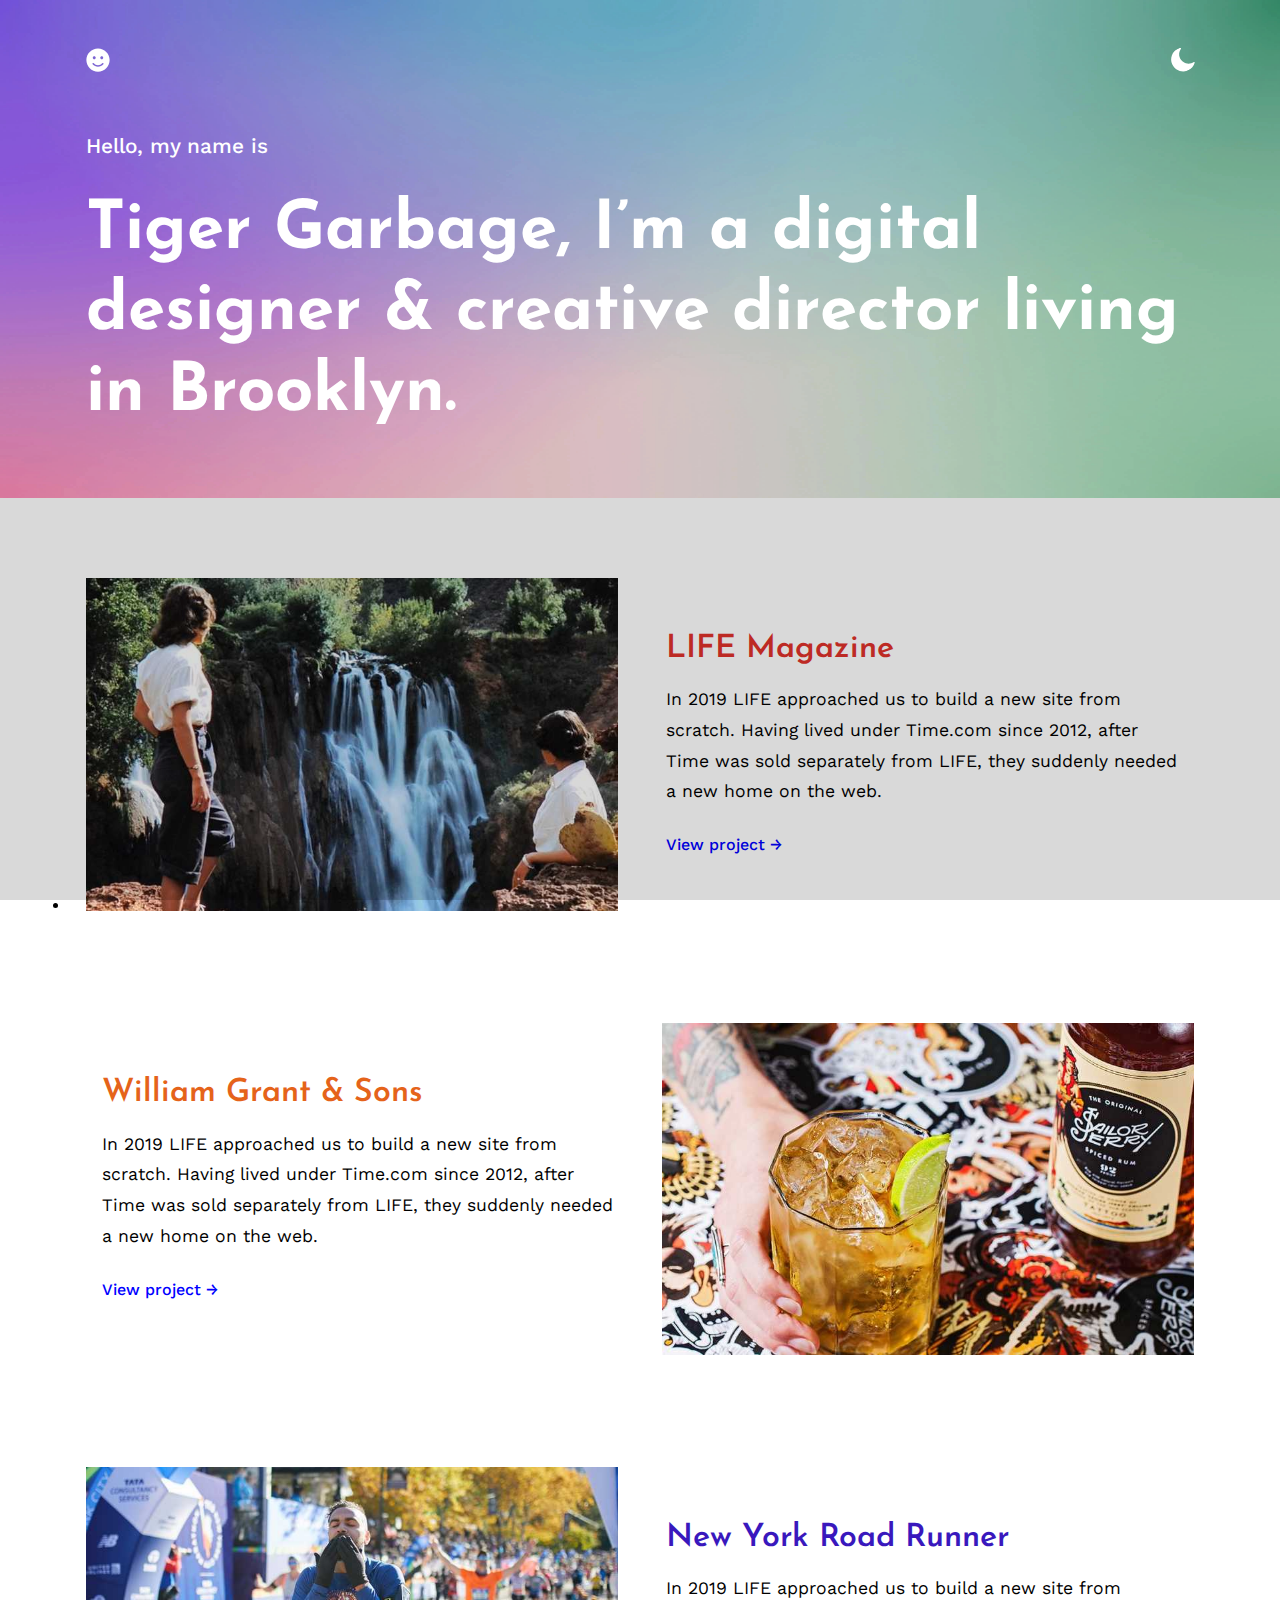
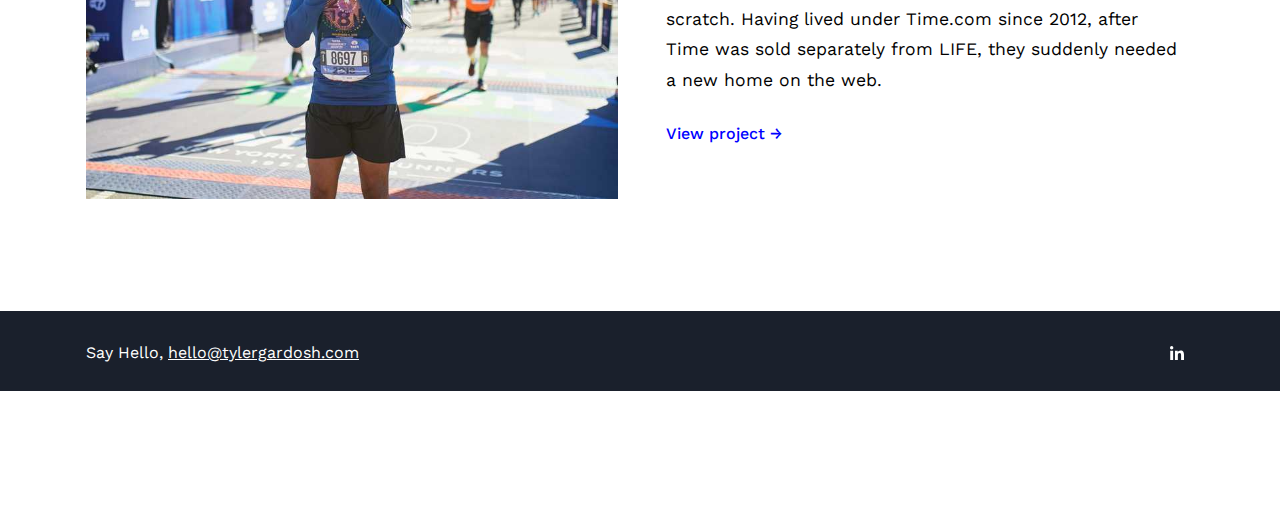
<file: index.html>
<!DOCTYPE html><html lang="en"><head><meta charSet="utf-8"/><meta http-equiv="x-ua-compatible" content="ie=edge"/><meta name="viewport" content="width=device-width, initial-scale=1, shrink-to-fit=no"/><style data-href="/styles.3ac9d4e12f69c214e67e.css" id="gatsby-global-css">@font-face{font-family:Montserrat;font-style:normal;font-display:swap;font-weight:100;src:local("Montserrat Thin "),local("Montserrat-Thin"),url(/static/montserrat-latin-100-191cc9f50f3b76b9617cb383f19acb7d.woff2) format("woff2"),url(/static/montserrat-latin-100-370318464551d5f25b0f0a78f374faac.woff) format("woff")}@font-face{font-family:Montserrat;font-style:italic;font-display:swap;font-weight:100;src:local("Montserrat Thin italic"),local("Montserrat-Thinitalic"),url(/static/montserrat-latin-100italic-bdeaeb79db315697bd173a55b097dc18.woff2) format("woff2"),url(/static/montserrat-latin-100italic-ecf7d49386e8f265878e735db34a7c4b.woff) format("woff")}@font-face{font-family:Montserrat;font-style:normal;font-display:swap;font-weight:200;src:local("Montserrat Extra Light "),local("Montserrat-Extra Light"),url(/static/montserrat-latin-200-85d5ef9db7f2dc6979172a4a3b2c57cb.woff2) format("woff2"),url(/static/montserrat-latin-200-1fc98e126a3d152549240e6244d7e669.woff) format("woff")}@font-face{font-family:Montserrat;font-style:italic;font-display:swap;font-weight:200;src:local("Montserrat Extra Light italic"),local("Montserrat-Extra Lightitalic"),url(/static/montserrat-latin-200italic-49095760a498d024fe1a85a078850df9.woff2) format("woff2"),url(/static/montserrat-latin-200italic-fe46cf8b9462c820457d3bf537e4057f.woff) format("woff")}@font-face{font-family:Montserrat;font-style:normal;font-display:swap;font-weight:300;src:local("Montserrat Light "),local("Montserrat-Light"),url(/static/montserrat-latin-300-7c3daf12b706645b5d3710f863a4da04.woff2) format("woff2"),url(/static/montserrat-latin-300-8dc95fab9cf98d02ca8d76e97d3dff60.woff) format("woff")}@font-face{font-family:Montserrat;font-style:italic;font-display:swap;font-weight:300;src:local("Montserrat Light italic"),local("Montserrat-Lightitalic"),url(/static/montserrat-latin-300italic-f20b178ca2024a5eac8e42e6649db86c.woff2) format("woff2"),url(/static/montserrat-latin-300italic-3fe16939288856e8e828fa2661bf2354.woff) format("woff")}@font-face{font-family:Montserrat;font-style:normal;font-display:swap;font-weight:400;src:local("Montserrat Regular "),local("Montserrat-Regular"),url(/static/montserrat-latin-400-bc3aa95dca08f5fee5291e34959c27bc.woff2) format("woff2"),url(/static/montserrat-latin-400-8102c4838f9e3d08dad644290a9cb701.woff) format("woff")}@font-face{font-family:Montserrat;font-style:italic;font-display:swap;font-weight:400;src:local("Montserrat Regular italic"),local("Montserrat-Regularitalic"),url(/static/montserrat-latin-400italic-5cad650422a7184467af5a4d17b264c4.woff2) format("woff2"),url(/static/montserrat-latin-400italic-d191f22af3bb50902b99ac577f81a322.woff) format("woff")}@font-face{font-family:Montserrat;font-style:normal;font-display:swap;font-weight:500;src:local("Montserrat Medium "),local("Montserrat-Medium"),url(/static/montserrat-latin-500-92d16e458625f4d2c8940f6bdca0ff09.woff2) format("woff2"),url(/static/montserrat-latin-500-8b763220218ffc11c57c84ddb80e7b26.woff) format("woff")}@font-face{font-family:Montserrat;font-style:italic;font-display:swap;font-weight:500;src:local("Montserrat Medium italic"),local("Montserrat-Mediumitalic"),url(/static/montserrat-latin-500italic-47bfcca6b69d6a9acca7a8bff17193e2.woff2) format("woff2"),url(/static/montserrat-latin-500italic-72c01f753c3940c0b9cb6bf2389caddf.woff) format("woff")}@font-face{font-family:Montserrat;font-style:normal;font-display:swap;font-weight:600;src:local("Montserrat SemiBold "),local("Montserrat-SemiBold"),url(/static/montserrat-latin-600-6fb1b5623e528e27c18658fecf5ee0ee.woff2) format("woff2"),url(/static/montserrat-latin-600-7c839d15a6f54e7025ba8c0c4b333e8f.woff) format("woff")}@font-face{font-family:Montserrat;font-style:italic;font-display:swap;font-weight:600;src:local("Montserrat SemiBold italic"),local("Montserrat-SemiBolditalic"),url(/static/montserrat-latin-600italic-60789af1c9338ed1a9546722ec54b4f7.woff2) format("woff2"),url(/static/montserrat-latin-600italic-f3d4de8d0afb19e777c79032ce828e3d.woff) format("woff")}@font-face{font-family:Montserrat;font-style:normal;font-display:swap;font-weight:700;src:local("Montserrat Bold "),local("Montserrat-Bold"),url(/static/montserrat-latin-700-39d93cf678c740f9f6b2b1cfde34bee3.woff2) format("woff2"),url(/static/montserrat-latin-700-80f10bd382f0df1cd650fec59f3c9394.woff) format("woff")}@font-face{font-family:Montserrat;font-style:italic;font-display:swap;font-weight:700;src:local("Montserrat Bold italic"),local("Montserrat-Bolditalic"),url(/static/montserrat-latin-700italic-ba136d97b14e82284dd595e257f11c47.woff2) format("woff2"),url(/static/montserrat-latin-700italic-8c98142b425630821139c24bd1698700.woff) format("woff")}@font-face{font-family:Montserrat;font-style:normal;font-display:swap;font-weight:800;src:local("Montserrat ExtraBold "),local("Montserrat-ExtraBold"),url(/static/montserrat-latin-800-b7018be9ed6cd94da8b6675b3a468c3b.woff2) format("woff2"),url(/static/montserrat-latin-800-9a9befcf50d64f9d2d19d8b1d1984add.woff) format("woff")}@font-face{font-family:Montserrat;font-style:italic;font-display:swap;font-weight:800;src:local("Montserrat ExtraBold italic"),local("Montserrat-ExtraBolditalic"),url(/static/montserrat-latin-800italic-540ffdd223d1a9ad3d4e678e1a23372e.woff2) format("woff2"),url(/static/montserrat-latin-800italic-897086f99f4e1f45e6b1e9368527d0bc.woff) format("woff")}@font-face{font-family:Montserrat;font-style:normal;font-display:swap;font-weight:900;src:local("Montserrat Black "),local("Montserrat-Black"),url(/static/montserrat-latin-900-58cd789700850375b834e8b6776002eb.woff2) format("woff2"),url(/static/montserrat-latin-900-26d42c9428780e545a540bbb50c84bce.woff) format("woff")}@font-face{font-family:Montserrat;font-style:italic;font-display:swap;font-weight:900;src:local("Montserrat Black italic"),local("Montserrat-Blackitalic"),url(/static/montserrat-latin-900italic-451157bc8861fe54f523b3669a3def71.woff2) format("woff2"),url(/static/montserrat-latin-900italic-a8ec4957e1c24f5793305763ad9845b3.woff) format("woff")}@font-face{font-family:Merriweather;font-style:normal;font-display:swap;font-weight:300;src:local("Merriweather Light "),local("Merriweather-Light"),url(/static/merriweather-latin-300-b1158cfcd4aacb9d8fb61625e37af46a.woff2) format("woff2"),url(/static/merriweather-latin-300-cc7de05e166e90320d7d896e0f72a19d.woff) format("woff")}@font-face{font-family:Merriweather;font-style:italic;font-display:swap;font-weight:300;src:local("Merriweather Light italic"),local("Merriweather-Lightitalic"),url(/static/merriweather-latin-300italic-8fe52a48089d6ebe46db0b8e7cc66263.woff2) format("woff2"),url(/static/merriweather-latin-300italic-e1331f5397c2a673f9d3765138debdb5.woff) format("woff")}@font-face{font-family:Merriweather;font-style:normal;font-display:swap;font-weight:400;src:local("Merriweather Regular "),local("Merriweather-Regular"),url(/static/merriweather-latin-400-8276fdb72ae8f4714d4e6eba704cc39f.woff2) format("woff2"),url(/static/merriweather-latin-400-69f09800f4f6479d06e44eba837df872.woff) format("woff")}@font-face{font-family:Merriweather;font-style:italic;font-display:swap;font-weight:400;src:local("Merriweather Regular italic"),local("Merriweather-Regularitalic"),url(/static/merriweather-latin-400italic-3a9be9ea9f7aa4af6de7307df21d9fc0.woff2) format("woff2"),url(/static/merriweather-latin-400italic-d76079ed7541a433a54f79316de086e9.woff) format("woff")}@font-face{font-family:Merriweather;font-style:normal;font-display:swap;font-weight:700;src:local("Merriweather Bold "),local("Merriweather-Bold"),url(/static/merriweather-latin-700-fa534be7ffa380e39a7f6e03bf9a5e03.woff2) format("woff2"),url(/static/merriweather-latin-700-ba56ea84b8084b7ff9677f50d3cd81bd.woff) format("woff")}@font-face{font-family:Merriweather;font-style:italic;font-display:swap;font-weight:700;src:local("Merriweather Bold italic"),local("Merriweather-Bolditalic"),url(/static/merriweather-latin-700italic-1ef5edaaa20ae53ea50399884c5e48c6.woff2) format("woff2"),url(/static/merriweather-latin-700italic-534bc9e7ce93c73d73426e46acd78092.woff) format("woff")}@font-face{font-family:Merriweather;font-style:normal;font-display:swap;font-weight:900;src:local("Merriweather Black "),local("Merriweather-Black"),url(/static/merriweather-latin-900-7528fb70e8a4a82c7305e72ff43ac25f.woff2) format("woff2"),url(/static/merriweather-latin-900-3799b6e2f5ed3fcccf9d7a708d7419fa.woff) format("woff")}@font-face{font-family:Merriweather;font-style:italic;font-display:swap;font-weight:900;src:local("Merriweather Black italic"),local("Merriweather-Blackitalic"),url(/static/merriweather-latin-900italic-e1b4d2aaa78e12ad84aaf8a56321e4c2.woff2) format("woff2"),url(/static/merriweather-latin-900italic-2ae22f731b3424e8dbb4b37f7ca6e708.woff) format("woff")}


/*! normalize.css v8.0.1 | MIT License | github.com/necolas/normalize.css */html{line-height:1.15;-webkit-text-size-adjust:100%}body{margin:0}main{display:block}hr{box-sizing:content-box;height:0;overflow:visible}pre{font-family:monospace,monospace;font-size:1em}a{background-color:transparent}abbr[title]{border-bottom:none;text-decoration:underline;-webkit-text-decoration:underline dotted;text-decoration:underline dotted}b,strong{font-weight:bolder}code,kbd,samp{font-family:monospace,monospace;font-size:1em}small{font-size:80%}sub,sup{font-size:75%;line-height:0;position:relative;vertical-align:baseline}sub{bottom:-.25em}sup{top:-.5em}img{border-style:none}button,input,optgroup,select,textarea{font-family:inherit;font-size:100%;line-height:1.15;margin:0}button,input{overflow:visible}button,select{text-transform:none}[type=button],[type=reset],[type=submit],button{-webkit-appearance:button}[type=button]::-moz-focus-inner,[type=reset]::-moz-focus-inner,[type=submit]::-moz-focus-inner,button::-moz-focus-inner{border-style:none;padding:0}[type=button]:-moz-focusring,[type=reset]:-moz-focusring,[type=submit]:-moz-focusring,button:-moz-focusring{outline:1px dotted ButtonText}fieldset{padding:.35em .75em .625em}legend{box-sizing:border-box;color:inherit;display:table;max-width:100%;padding:0;white-space:normal}progress{vertical-align:baseline}textarea{overflow:auto}[type=checkbox],[type=radio]{box-sizing:border-box;padding:0}[type=number]::-webkit-inner-spin-button,[type=number]::-webkit-outer-spin-button{height:auto}[type=search]{-webkit-appearance:textfield;outline-offset:-2px}[type=search]::-webkit-search-decoration{-webkit-appearance:none}::-webkit-file-upload-button{-webkit-appearance:button;font:inherit}details{display:block}summary{display:list-item}[hidden]{display:none}*{-webkit-margin-before:0;margin-block-start:0;-webkit-margin-after:0;margin-block-end:0;-webkit-margin-start:0;margin-inline-start:0;-webkit-margin-end:0;margin-inline-end:0;-webkit-padding-before:0;padding-block-start:0;-webkit-padding-after:0;padding-block-end:0;-webkit-padding-start:0;padding-inline-start:0;-webkit-padding-end:0;padding-inline-end:0}#wrap article,#wrap header,#wrap summary{margin:0 auto;max-width:1140px;width:100%;padding:2rem 1rem;z-index:100}#wrap>*{z-index:100}#wrap.home:before{content:"";background-size:100% 100%;top:0;left:0;bottom:0;right:0;width:100%;height:100%;position:absolute;z-index:1;background-color:rgba(0,0,0,.15)}#wrap.home{color:#fff;background-size:cover;display:flex;background-image:url(/static/gradient-8b239e41e0b71e85c21c77512cc122eb.jpg);background-size:100% 100%;background-color:#2f4f4f;animation:hue 6s ease-in-out infinite alternate}#wrap.home a{color:#fff;text-decoration:none}@keyframes hue{0%{filter:hue-rotate(60deg)}to{filter:hue-rotate(-30deg)}}#wrap header section{padding-top:1.5rem;padding-bottom:2rem}#wrap header h1{margin-bottom:0;color:inherit;font-family:Josefin Sans,Helvetica,Arial,sans-serif;font-weight:700;font-size:4.2rem;line-height:1.2}#wrap header h1,#wrap header h4{text-rendering:optimizeLegibility}#wrap header h4{font-family:Work Sans,Helvetica,Arial,sans-serif;font-weight:500;font-size:1.3rem;line-height:1.25;margin-bottom:2rem}header nav{display:flex;justify-content:space-between;font-size:1.2rem;padding:1rem 0 2em}.smiley{text-indent:-9999px;width:1.5rem;height:1.5rem;background:url([data-uri]) no-repeat;background-size:1.5rem 1.5rem;transition:transform 1s}.smiley:hover{opacity:1;transform:rotate(180deg)}nav button{opacity:1;border:none;outline:none;cursor:pointer;text-indent:-9999px;width:1.5rem;height:1.5rem}nav button,nav button.light{background:url([data-uri]) no-repeat 0 0;background-size:1.5rem 1.5rem}nav button.light{transition:background .5s ease,transform 1s ease;transform:rotate(-24deg)}nav button.light:hover{transform:rotate(0deg)}nav button.dark{background:url([data-uri]) no-repeat 0 0;background-size:1.5rem 1.5rem;transition:background .5s ease}nav button.darker{background:url([data-uri]) no-repeat 0 0;background-size:1.5rem 1.5rem;transition:background .5s ease}summary li:nth-child(2n) #flex{flex-direction:row-reverse}figure{width:100%;-webkit-margin-before:1em;margin-block-start:1em;-webkit-margin-after:1em;margin-block-end:1em;-webkit-margin-start:0;margin-inline-start:0;-webkit-margin-end:0;margin-inline-end:0}figure #flex{display:flex;flex-direction:row;flex-wrap:nowrap;justify-content:space-between;align-items:center;padding-bottom:4rem;padding-top:2rem}figure .featuredImage{width:48%;padding:1rem,1rem}summary li:nth-child(2n) #flex #info{flex-direction:row-reverse;padding-right:3rem;padding-left:1rem}figure #info{width:52%;padding-right:1rem;padding-left:3rem}figure #info .title{color:inherit;font-family:Josefin Sans,Helvetica,Arial,sans-serif;font-weight:600;text-rendering:optimizeLegibility;font-size:2rem;line-height:1.2;text-decoration:none;margin-bottom:1rem}figure section p{color:#000;font-weight:400;font-size:1.1rem;margin-bottom:1.5rem}figure a,figure section p{text-rendering:optimizeLegibility;font-family:Work Sans,Helvetica,Arial,sans-serif;line-height:1.75}figure a{color:#00f;font-weight:500;font-size:1rem;border:none;background:transparent;text-align:center;text-decoration:none;cursor:pointer}#cta span,figure a{display:inline-block}#cta span{transition:.5s ease-out}#cta:hover span{transform:translateX(40%)}.post-list-item section{text-rendering:optimizeLegibility;font-family:Work Sans,Helvetica,Arial,sans-serif;font-weight:400;font-size:1.25rem;line-height:1.25;color:#000}#overlay{background-size:100% 100%;background-color:rgba(0,0,0,.3)}#wrap.project header section{padding:7rem 0 10rem;color:#fff}.main article p{margin-bottom:2rem}.main article h1{margin-bottom:.5rem}summary.signature{text-align:center;color:#789;font-size:1.25rem}#foot-wrap{background-color:#1a202c}footer{margin:0 auto;max-width:1140px;padding:2rem 1rem;height:5rem}footer,footer a{color:#fff}.contact{float:left;display:block;text-rendering:optimizeLegibility;font-family:Work Sans,Helvetica,Arial,sans-serif;font-weight:400;font-size:1rem;line-height:1.25}.linkedin{float:right;display:block;width:24px;height:24px}code[class*=language-],pre[class*=language-]{color:#000;background:none;text-shadow:0 1px #fff;font-family:Consolas,Monaco,Andale Mono,Ubuntu Mono,monospace;font-size:1em;text-align:left;white-space:pre;word-spacing:normal;word-break:normal;word-wrap:normal;line-height:1.5;-moz-tab-size:4;-o-tab-size:4;tab-size:4;-webkit-hyphens:none;-ms-hyphens:none;hyphens:none}code[class*=language-]::selection,code[class*=language-] ::selection,pre[class*=language-]::selection,pre[class*=language-] ::selection{text-shadow:none;background:#b3d4fc}@media print{code[class*=language-],pre[class*=language-]{text-shadow:none}}pre[class*=language-]{padding:1em;margin:.5em 0;overflow:auto}:not(pre)>code[class*=language-],pre[class*=language-]{background:#f5f2f0}:not(pre)>code[class*=language-]{padding:.1em;border-radius:.3em;white-space:normal}.token.cdata,.token.comment,.token.doctype,.token.prolog{color:#708090}.token.punctuation{color:#999}.token.namespace{opacity:.7}.token.boolean,.token.constant,.token.deleted,.token.number,.token.property,.token.symbol,.token.tag{color:#905}.token.attr-name,.token.builtin,.token.char,.token.inserted,.token.selector,.token.string{color:#690}.language-css .token.string,.style .token.string,.token.entity,.token.operator,.token.url{color:#9a6e3a;background:hsla(0,0%,100%,.5)}.token.atrule,.token.attr-value,.token.keyword{color:#07a}.token.class-name,.token.function{color:#dd4a68}.token.important,.token.regex,.token.variable{color:#e90}.token.bold,.token.important{font-weight:700}.token.italic{font-style:italic}.token.entity{cursor:help}</style><meta name="generator" content="Gatsby 2.31.0"/><style type="text/css">svg:not(:root).svg-inline--fa {
  overflow: visible;
}

.svg-inline--fa {
  display: inline-block;
  font-size: inherit;
  height: 1em;
  overflow: visible;
  vertical-align: -0.125em;
}
.svg-inline--fa.fa-lg {
  vertical-align: -0.225em;
}
.svg-inline--fa.fa-w-1 {
  width: 0.0625em;
}
.svg-inline--fa.fa-w-2 {
  width: 0.125em;
}
.svg-inline--fa.fa-w-3 {
  width: 0.1875em;
}
.svg-inline--fa.fa-w-4 {
  width: 0.25em;
}
.svg-inline--fa.fa-w-5 {
  width: 0.3125em;
}
.svg-inline--fa.fa-w-6 {
  width: 0.375em;
}
.svg-inline--fa.fa-w-7 {
  width: 0.4375em;
}
.svg-inline--fa.fa-w-8 {
  width: 0.5em;
}
.svg-inline--fa.fa-w-9 {
  width: 0.5625em;
}
.svg-inline--fa.fa-w-10 {
  width: 0.625em;
}
.svg-inline--fa.fa-w-11 {
  width: 0.6875em;
}
.svg-inline--fa.fa-w-12 {
  width: 0.75em;
}
.svg-inline--fa.fa-w-13 {
  width: 0.8125em;
}
.svg-inline--fa.fa-w-14 {
  width: 0.875em;
}
.svg-inline--fa.fa-w-15 {
  width: 0.9375em;
}
.svg-inline--fa.fa-w-16 {
  width: 1em;
}
.svg-inline--fa.fa-w-17 {
  width: 1.0625em;
}
.svg-inline--fa.fa-w-18 {
  width: 1.125em;
}
.svg-inline--fa.fa-w-19 {
  width: 1.1875em;
}
.svg-inline--fa.fa-w-20 {
  width: 1.25em;
}
.svg-inline--fa.fa-pull-left {
  margin-right: 0.3em;
  width: auto;
}
.svg-inline--fa.fa-pull-right {
  margin-left: 0.3em;
  width: auto;
}
.svg-inline--fa.fa-border {
  height: 1.5em;
}
.svg-inline--fa.fa-li {
  width: 2em;
}
.svg-inline--fa.fa-fw {
  width: 1.25em;
}

.fa-layers svg.svg-inline--fa {
  bottom: 0;
  left: 0;
  margin: auto;
  position: absolute;
  right: 0;
  top: 0;
}

.fa-layers {
  display: inline-block;
  height: 1em;
  position: relative;
  text-align: center;
  vertical-align: -0.125em;
  width: 1em;
}
.fa-layers svg.svg-inline--fa {
  -webkit-transform-origin: center center;
          transform-origin: center center;
}

.fa-layers-counter, .fa-layers-text {
  display: inline-block;
  position: absolute;
  text-align: center;
}

.fa-layers-text {
  left: 50%;
  top: 50%;
  -webkit-transform: translate(-50%, -50%);
          transform: translate(-50%, -50%);
  -webkit-transform-origin: center center;
          transform-origin: center center;
}

.fa-layers-counter {
  background-color: #ff253a;
  border-radius: 1em;
  -webkit-box-sizing: border-box;
          box-sizing: border-box;
  color: #fff;
  height: 1.5em;
  line-height: 1;
  max-width: 5em;
  min-width: 1.5em;
  overflow: hidden;
  padding: 0.25em;
  right: 0;
  text-overflow: ellipsis;
  top: 0;
  -webkit-transform: scale(0.25);
          transform: scale(0.25);
  -webkit-transform-origin: top right;
          transform-origin: top right;
}

.fa-layers-bottom-right {
  bottom: 0;
  right: 0;
  top: auto;
  -webkit-transform: scale(0.25);
          transform: scale(0.25);
  -webkit-transform-origin: bottom right;
          transform-origin: bottom right;
}

.fa-layers-bottom-left {
  bottom: 0;
  left: 0;
  right: auto;
  top: auto;
  -webkit-transform: scale(0.25);
          transform: scale(0.25);
  -webkit-transform-origin: bottom left;
          transform-origin: bottom left;
}

.fa-layers-top-right {
  right: 0;
  top: 0;
  -webkit-transform: scale(0.25);
          transform: scale(0.25);
  -webkit-transform-origin: top right;
          transform-origin: top right;
}

.fa-layers-top-left {
  left: 0;
  right: auto;
  top: 0;
  -webkit-transform: scale(0.25);
          transform: scale(0.25);
  -webkit-transform-origin: top left;
          transform-origin: top left;
}

.fa-lg {
  font-size: 1.3333333333em;
  line-height: 0.75em;
  vertical-align: -0.0667em;
}

.fa-xs {
  font-size: 0.75em;
}

.fa-sm {
  font-size: 0.875em;
}

.fa-1x {
  font-size: 1em;
}

.fa-2x {
  font-size: 2em;
}

.fa-3x {
  font-size: 3em;
}

.fa-4x {
  font-size: 4em;
}

.fa-5x {
  font-size: 5em;
}

.fa-6x {
  font-size: 6em;
}

.fa-7x {
  font-size: 7em;
}

.fa-8x {
  font-size: 8em;
}

.fa-9x {
  font-size: 9em;
}

.fa-10x {
  font-size: 10em;
}

.fa-fw {
  text-align: center;
  width: 1.25em;
}

.fa-ul {
  list-style-type: none;
  margin-left: 2.5em;
  padding-left: 0;
}
.fa-ul > li {
  position: relative;
}

.fa-li {
  left: -2em;
  position: absolute;
  text-align: center;
  width: 2em;
  line-height: inherit;
}

.fa-border {
  border: solid 0.08em #eee;
  border-radius: 0.1em;
  padding: 0.2em 0.25em 0.15em;
}

.fa-pull-left {
  float: left;
}

.fa-pull-right {
  float: right;
}

.fa.fa-pull-left,
.fas.fa-pull-left,
.far.fa-pull-left,
.fal.fa-pull-left,
.fab.fa-pull-left {
  margin-right: 0.3em;
}
.fa.fa-pull-right,
.fas.fa-pull-right,
.far.fa-pull-right,
.fal.fa-pull-right,
.fab.fa-pull-right {
  margin-left: 0.3em;
}

.fa-spin {
  -webkit-animation: fa-spin 2s infinite linear;
          animation: fa-spin 2s infinite linear;
}

.fa-pulse {
  -webkit-animation: fa-spin 1s infinite steps(8);
          animation: fa-spin 1s infinite steps(8);
}

@-webkit-keyframes fa-spin {
  0% {
    -webkit-transform: rotate(0deg);
            transform: rotate(0deg);
  }
  100% {
    -webkit-transform: rotate(360deg);
            transform: rotate(360deg);
  }
}

@keyframes fa-spin {
  0% {
    -webkit-transform: rotate(0deg);
            transform: rotate(0deg);
  }
  100% {
    -webkit-transform: rotate(360deg);
            transform: rotate(360deg);
  }
}
.fa-rotate-90 {
  -ms-filter: "progid:DXImageTransform.Microsoft.BasicImage(rotation=1)";
  -webkit-transform: rotate(90deg);
          transform: rotate(90deg);
}

.fa-rotate-180 {
  -ms-filter: "progid:DXImageTransform.Microsoft.BasicImage(rotation=2)";
  -webkit-transform: rotate(180deg);
          transform: rotate(180deg);
}

.fa-rotate-270 {
  -ms-filter: "progid:DXImageTransform.Microsoft.BasicImage(rotation=3)";
  -webkit-transform: rotate(270deg);
          transform: rotate(270deg);
}

.fa-flip-horizontal {
  -ms-filter: "progid:DXImageTransform.Microsoft.BasicImage(rotation=0, mirror=1)";
  -webkit-transform: scale(-1, 1);
          transform: scale(-1, 1);
}

.fa-flip-vertical {
  -ms-filter: "progid:DXImageTransform.Microsoft.BasicImage(rotation=2, mirror=1)";
  -webkit-transform: scale(1, -1);
          transform: scale(1, -1);
}

.fa-flip-both, .fa-flip-horizontal.fa-flip-vertical {
  -ms-filter: "progid:DXImageTransform.Microsoft.BasicImage(rotation=2, mirror=1)";
  -webkit-transform: scale(-1, -1);
          transform: scale(-1, -1);
}

:root .fa-rotate-90,
:root .fa-rotate-180,
:root .fa-rotate-270,
:root .fa-flip-horizontal,
:root .fa-flip-vertical,
:root .fa-flip-both {
  -webkit-filter: none;
          filter: none;
}

.fa-stack {
  display: inline-block;
  height: 2em;
  position: relative;
  width: 2.5em;
}

.fa-stack-1x,
.fa-stack-2x {
  bottom: 0;
  left: 0;
  margin: auto;
  position: absolute;
  right: 0;
  top: 0;
}

.svg-inline--fa.fa-stack-1x {
  height: 1em;
  width: 1.25em;
}
.svg-inline--fa.fa-stack-2x {
  height: 2em;
  width: 2.5em;
}

.fa-inverse {
  color: #fff;
}

.sr-only {
  border: 0;
  clip: rect(0, 0, 0, 0);
  height: 1px;
  margin: -1px;
  overflow: hidden;
  padding: 0;
  position: absolute;
  width: 1px;
}

.sr-only-focusable:active, .sr-only-focusable:focus {
  clip: auto;
  height: auto;
  margin: 0;
  overflow: visible;
  position: static;
  width: auto;
}

.svg-inline--fa .fa-primary {
  fill: var(--fa-primary-color, currentColor);
  opacity: 1;
  opacity: var(--fa-primary-opacity, 1);
}

.svg-inline--fa .fa-secondary {
  fill: var(--fa-secondary-color, currentColor);
  opacity: 0.4;
  opacity: var(--fa-secondary-opacity, 0.4);
}

.svg-inline--fa.fa-swap-opacity .fa-primary {
  opacity: 0.4;
  opacity: var(--fa-secondary-opacity, 0.4);
}

.svg-inline--fa.fa-swap-opacity .fa-secondary {
  opacity: 1;
  opacity: var(--fa-primary-opacity, 1);
}

.svg-inline--fa mask .fa-primary,
.svg-inline--fa mask .fa-secondary {
  fill: black;
}

.fad.fa-inverse {
  color: #fff;
}</style><link href="https://fonts.googleapis.com/css?family=Work+Sans:100,200,300,400,500,600|Josefin+Sans:400,500,600,700&amp;display=swap" rel="stylesheet"/><link rel="alternate" type="application/rss+xml" href="/rss.xml"/><link rel="icon" href="/favicon-32x32.png?v=4a9773549091c227cd2eb82ccd9c5e3a" type="image/png"/><link rel="manifest" href="/manifest.webmanifest" crossorigin="anonymous"/><meta name="theme-color" content="#663399"/><link rel="apple-touch-icon" sizes="48x48" href="/icons/icon-48x48.png?v=4a9773549091c227cd2eb82ccd9c5e3a"/><link rel="apple-touch-icon" sizes="72x72" href="/icons/icon-72x72.png?v=4a9773549091c227cd2eb82ccd9c5e3a"/><link rel="apple-touch-icon" sizes="96x96" href="/icons/icon-96x96.png?v=4a9773549091c227cd2eb82ccd9c5e3a"/><link rel="apple-touch-icon" sizes="144x144" href="/icons/icon-144x144.png?v=4a9773549091c227cd2eb82ccd9c5e3a"/><link rel="apple-touch-icon" sizes="192x192" href="/icons/icon-192x192.png?v=4a9773549091c227cd2eb82ccd9c5e3a"/><link rel="apple-touch-icon" sizes="256x256" href="/icons/icon-256x256.png?v=4a9773549091c227cd2eb82ccd9c5e3a"/><link rel="apple-touch-icon" sizes="384x384" href="/icons/icon-384x384.png?v=4a9773549091c227cd2eb82ccd9c5e3a"/><link rel="apple-touch-icon" sizes="512x512" href="/icons/icon-512x512.png?v=4a9773549091c227cd2eb82ccd9c5e3a"/><title data-react-helmet="true">Home | Portfolio</title><meta data-react-helmet="true" name="description" content="Creative Portfolio"/><meta data-react-helmet="true" property="og:title" content="Home"/><meta data-react-helmet="true" property="og:description" content="Creative Portfolio"/><meta data-react-helmet="true" property="og:type" content="website"/><meta data-react-helmet="true" name="twitter:card" content="summary"/><meta data-react-helmet="true" name="twitter:creator" content=""/><meta data-react-helmet="true" name="twitter:title" content="Home"/><meta data-react-helmet="true" name="twitter:description" content="Creative Portfolio"/><link as="script" rel="preload" href="/webpack-runtime-d935723316ea386884f3.js"/><link as="script" rel="preload" href="/styles-7d4153d260c0197f0043.js"/><link as="script" rel="preload" href="/framework-445649399d1c721f1f74.js"/><link as="script" rel="preload" href="/app-6a6fe479a16c61d562ec.js"/><link as="script" rel="preload" href="/a9a7754c-ac41cc8079abc3b99577.js"/><link as="script" rel="preload" href="/1943edf48358ec375759a10206b57d36c98a5e6d-9de73a1a20739bfa3130.js"/><link as="script" rel="preload" href="/component---src-pages-index-js-ddd6a08c57eefeb5f3b1.js"/><link as="fetch" rel="preload" href="/page-data/index/page-data.json" crossorigin="anonymous"/><link as="fetch" rel="preload" href="/page-data/sq/d/3000541721.json" crossorigin="anonymous"/><link as="fetch" rel="preload" href="/page-data/app-data.json" crossorigin="anonymous"/></head><body><script>(function() { try {
  var mode = localStorage.getItem('theme-ui-color-mode');
  if (!mode) return
  document.body.classList.add('theme-ui-' + mode);
} catch (e) {} })();</script><div id="___gatsby"><style data-emotion-css="1jf5lta">body{--theme-ui-colors-text:var(--theme-ui-colors-text,#000);--theme-ui-colors-background:var(--theme-ui-colors-background,#fff);--theme-ui-colors-primary:var(--theme-ui-colors-primary,#07c);--theme-ui-colors-secondary:var(--theme-ui-colors-secondary,#30c);--theme-ui-colors-muted:var(--theme-ui-colors-muted,#f6f6f6);color:var(--theme-ui-colors-text,#000);background-color:var(--theme-ui-colors-background,#fff);}body.theme-ui-dark{--theme-ui-colors-primary:var(--theme-ui-colors-modes-dark-primary,#7f8ea3);--theme-ui-colors-toggleIcon:var(--theme-ui-colors-modes-dark-toggleIcon,pink);--theme-ui-colors-background:var(--theme-ui-colors-modes-dark-background,#1A202C);}body.theme-ui-darker{--theme-ui-colors-primary:var(--theme-ui-colors-modes-darker-primary,#7f8ea3);--theme-ui-colors-toggleIcon:var(--theme-ui-colors-modes-darker-toggleIcon,pink);--theme-ui-colors-background:var(--theme-ui-colors-modes-darker-background,black);}</style><style data-emotion-css="1fthmpb">*{box-sizing:border-box;}body{margin:0;font-family:system-ui,-apple-system,BlinkMacSystemFont,"Segoe UI",Roboto,"Helvetica Neue",sans-serif;line-height:1.5;font-weight:400;}</style><div style="outline:none" tabindex="-1" id="gatsby-focus-wrapper"><div data-is-root-path="true"><div id="wrap" class="home"><header><nav><a aria-current="page" class="smiley" href="/">smile</a><button class="light" title="dark">switch</button></nav><section><h4>Hello, my name is</h4><h1>Tiger Garbage, I’m a digital designer &amp; creative director living in Brooklyn.</h1></section></header></div><div id="wrap" class="index"><summary><ol style="list-style:none"><li class="3"><figure><div id="flex"><div class="featuredImage gatsby-image-wrapper" style="position:relative;overflow:hidden"><div aria-hidden="true" style="width:100%;padding-bottom:62.5%"></div><img aria-hidden="true" src="[data-uri]" alt="LIFE Magazine" style="position:absolute;top:0;left:0;width:100%;height:100%;object-fit:cover;object-position:center;opacity:1;transition-delay:500ms"/><noscript><picture><source srcset="/static/b67751104f3f22c313e2a1fc8c24011f/f836f/life.jpg 200w,
/static/b67751104f3f22c313e2a1fc8c24011f/2244e/life.jpg 400w,
/static/b67751104f3f22c313e2a1fc8c24011f/14b42/life.jpg 800w,
/static/b67751104f3f22c313e2a1fc8c24011f/47498/life.jpg 1200w,
/static/b67751104f3f22c313e2a1fc8c24011f/0e329/life.jpg 1600w" sizes="(max-width: 800px) 100vw, 800px" /><img loading="lazy" sizes="(max-width: 800px) 100vw, 800px" srcset="/static/b67751104f3f22c313e2a1fc8c24011f/f836f/life.jpg 200w,
/static/b67751104f3f22c313e2a1fc8c24011f/2244e/life.jpg 400w,
/static/b67751104f3f22c313e2a1fc8c24011f/14b42/life.jpg 800w,
/static/b67751104f3f22c313e2a1fc8c24011f/47498/life.jpg 1200w,
/static/b67751104f3f22c313e2a1fc8c24011f/0e329/life.jpg 1600w" src="/static/b67751104f3f22c313e2a1fc8c24011f/14b42/life.jpg" alt="LIFE Magazine" style="position:absolute;top:0;left:0;opacity:1;width:100%;height:100%;object-fit:cover;object-position:center"/></picture></noscript></div><div id="info"><figcaption><p class="title" style="color:#DF322B">LIFE Magazine</p><section><p>In 2019 LIFE approached us to build a new site from scratch. Having lived under Time.com since 2012, after Time was sold separately from LIFE, they suddenly needed a new home on the web.</p><a id="cta" href="/life/">View project <span>→</span></a></section></figcaption></div></div></figure></li><li class="2"><figure><div id="flex"><div class="featuredImage gatsby-image-wrapper" style="position:relative;overflow:hidden"><div aria-hidden="true" style="width:100%;padding-bottom:62.5%"></div><img aria-hidden="true" src="[data-uri]" alt="William Grant &amp; Sons" style="position:absolute;top:0;left:0;width:100%;height:100%;object-fit:cover;object-position:center;opacity:1;transition-delay:500ms"/><noscript><picture><source srcset="/static/6159dbcf0566114a393d2b4f4744b53c/f836f/wgs.jpg 200w,
/static/6159dbcf0566114a393d2b4f4744b53c/2244e/wgs.jpg 400w,
/static/6159dbcf0566114a393d2b4f4744b53c/14b42/wgs.jpg 800w,
/static/6159dbcf0566114a393d2b4f4744b53c/47498/wgs.jpg 1200w,
/static/6159dbcf0566114a393d2b4f4744b53c/0e329/wgs.jpg 1600w" sizes="(max-width: 800px) 100vw, 800px" /><img loading="lazy" sizes="(max-width: 800px) 100vw, 800px" srcset="/static/6159dbcf0566114a393d2b4f4744b53c/f836f/wgs.jpg 200w,
/static/6159dbcf0566114a393d2b4f4744b53c/2244e/wgs.jpg 400w,
/static/6159dbcf0566114a393d2b4f4744b53c/14b42/wgs.jpg 800w,
/static/6159dbcf0566114a393d2b4f4744b53c/47498/wgs.jpg 1200w,
/static/6159dbcf0566114a393d2b4f4744b53c/0e329/wgs.jpg 1600w" src="/static/6159dbcf0566114a393d2b4f4744b53c/14b42/wgs.jpg" alt="William Grant & Sons" style="position:absolute;top:0;left:0;opacity:1;width:100%;height:100%;object-fit:cover;object-position:center"/></picture></noscript></div><div id="info"><figcaption><p class="title" style="color:#E5631A">William Grant &amp; Sons</p><section><p>In 2019 LIFE approached us to build a new site from scratch. Having lived under Time.com since 2012, after Time was sold separately from LIFE, they suddenly needed a new home on the web.</p><a id="cta" href="/wgs/">View project <span>→</span></a></section></figcaption></div></div></figure></li><li class="1"><figure><div id="flex"><div class="featuredImage gatsby-image-wrapper" style="position:relative;overflow:hidden"><div aria-hidden="true" style="width:100%;padding-bottom:62.5%"></div><img aria-hidden="true" src="[data-uri]" alt="New York Road Runner" style="position:absolute;top:0;left:0;width:100%;height:100%;object-fit:cover;object-position:center;opacity:1;transition-delay:500ms"/><noscript><picture><source srcset="/static/499242974e43977b2b2528dcd7c09c43/f836f/nyrr.jpg 200w,
/static/499242974e43977b2b2528dcd7c09c43/2244e/nyrr.jpg 400w,
/static/499242974e43977b2b2528dcd7c09c43/14b42/nyrr.jpg 800w,
/static/499242974e43977b2b2528dcd7c09c43/47498/nyrr.jpg 1200w,
/static/499242974e43977b2b2528dcd7c09c43/0e329/nyrr.jpg 1600w" sizes="(max-width: 800px) 100vw, 800px" /><img loading="lazy" sizes="(max-width: 800px) 100vw, 800px" srcset="/static/499242974e43977b2b2528dcd7c09c43/f836f/nyrr.jpg 200w,
/static/499242974e43977b2b2528dcd7c09c43/2244e/nyrr.jpg 400w,
/static/499242974e43977b2b2528dcd7c09c43/14b42/nyrr.jpg 800w,
/static/499242974e43977b2b2528dcd7c09c43/47498/nyrr.jpg 1200w,
/static/499242974e43977b2b2528dcd7c09c43/0e329/nyrr.jpg 1600w" src="/static/499242974e43977b2b2528dcd7c09c43/14b42/nyrr.jpg" alt="New York Road Runner" style="position:absolute;top:0;left:0;opacity:1;width:100%;height:100%;object-fit:cover;object-position:center"/></picture></noscript></div><div id="info"><figcaption><p class="title" style="color:#3918BD">New York Road Runner</p><section><p>In 2019 LIFE approached us to build a new site from scratch. Having lived under Time.com since 2012, after Time was sold separately from LIFE, they suddenly needed a new home on the web.</p><a id="cta" href="/nyrr/">View project <span>→</span></a></section></figcaption></div></div></figure></li></ol></summary></div><div id="foot-wrap"><footer><nav><span class="contact">Say Hello, <a href="/">hello@tylergardosh.com</a></span><a href="https://www.linkedin.com/in/tylergardosh" class="linkedin"><svg aria-hidden="true" focusable="false" data-prefix="fab" data-icon="linkedin-in" class="svg-inline--fa fa-linkedin-in fa-w-14 " role="img" xmlns="http://www.w3.org/2000/svg" viewBox="0 0 448 512" aria-label="LinkedIn"><path fill="currentColor" d="M100.28 448H7.4V148.9h92.88zM53.79 108.1C24.09 108.1 0 83.5 0 53.8a53.79 53.79 0 0 1 107.58 0c0 29.7-24.1 54.3-53.79 54.3zM447.9 448h-92.68V302.4c0-34.7-.7-79.2-48.29-79.2-48.29 0-55.69 37.7-55.69 76.7V448h-92.78V148.9h89.08v40.8h1.3c12.4-23.5 42.69-48.3 87.88-48.3 94 0 111.28 61.9 111.28 142.3V448z"></path></svg></a></nav></footer></div></div></div><div id="gatsby-announcer" style="position:absolute;top:0;width:1px;height:1px;padding:0;overflow:hidden;clip:rect(0, 0, 0, 0);white-space:nowrap;border:0" aria-live="assertive" aria-atomic="true"></div></div><script id="gatsby-script-loader">/*<![CDATA[*/window.pagePath="/";/*]]>*/</script><script id="gatsby-chunk-mapping">/*<![CDATA[*/window.___chunkMapping={"polyfill":["/polyfill-c4336065681b4417609f.js"],"app":["/app-6a6fe479a16c61d562ec.js"],"component---cache-caches-gatsby-plugin-offline-app-shell-js":["/component---cache-caches-gatsby-plugin-offline-app-shell-js-ad6431e4664bcf916d19.js"],"component---src-pages-404-js":["/component---src-pages-404-js-bc45a49e06f8074d13ca.js"],"component---src-pages-index-js":["/component---src-pages-index-js-ddd6a08c57eefeb5f3b1.js"],"component---src-pages-using-typescript-tsx":["/component---src-pages-using-typescript-tsx-6f5b3fd561a4e9cf1912.js"],"component---src-templates-blog-post-js":["/component---src-templates-blog-post-js-fa7e1bf628406d3775b7.js"]};/*]]>*/</script><script src="/polyfill-c4336065681b4417609f.js" nomodule=""></script><script src="/component---src-pages-index-js-ddd6a08c57eefeb5f3b1.js" async=""></script><script src="/1943edf48358ec375759a10206b57d36c98a5e6d-9de73a1a20739bfa3130.js" async=""></script><script src="/a9a7754c-ac41cc8079abc3b99577.js" async=""></script><script src="/app-6a6fe479a16c61d562ec.js" async=""></script><script src="/framework-445649399d1c721f1f74.js" async=""></script><script src="/styles-7d4153d260c0197f0043.js" async=""></script><script src="/webpack-runtime-d935723316ea386884f3.js" async=""></script></body></html>
</file>
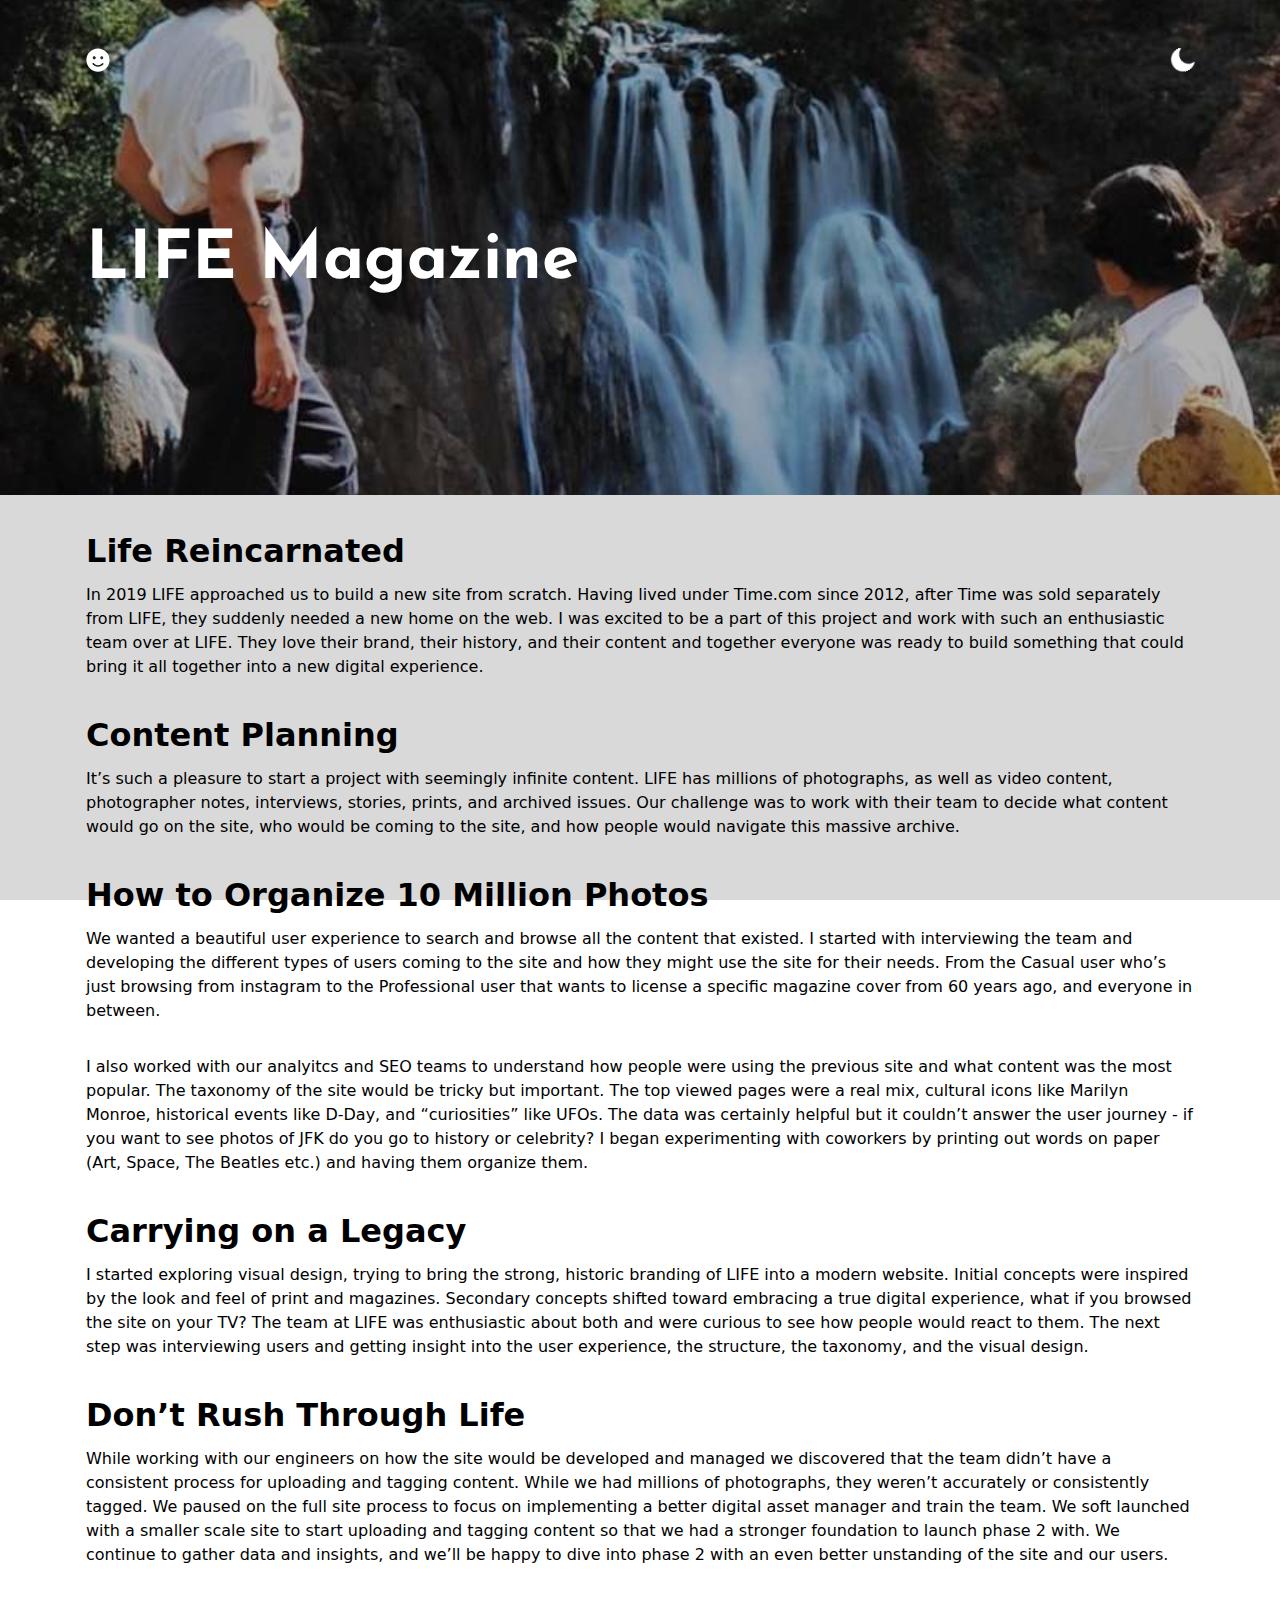
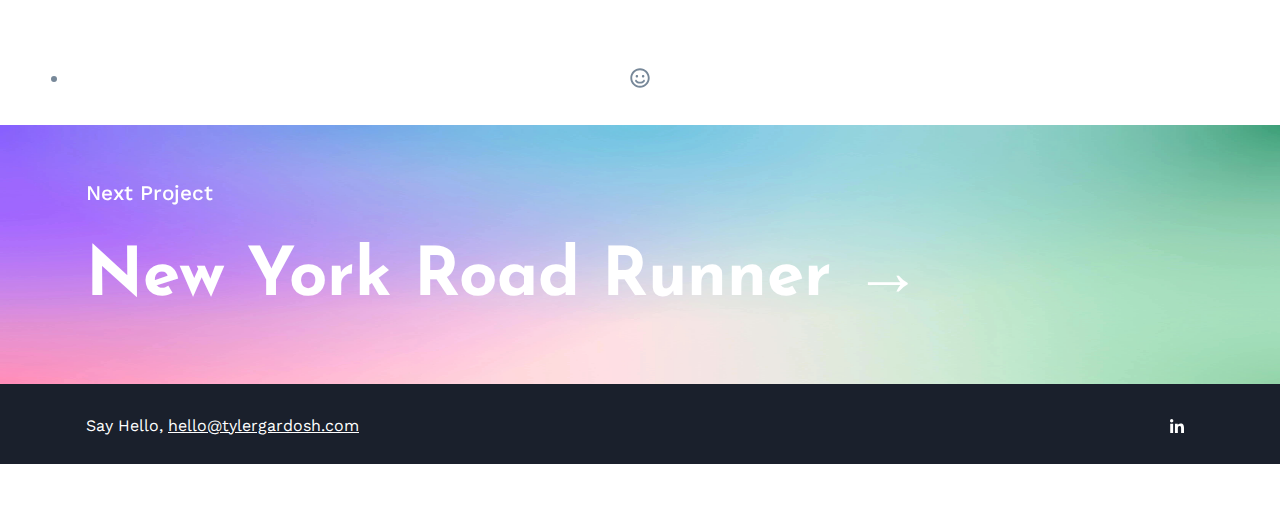
<file: life/index.html>
<!DOCTYPE html><html lang="en"><head><meta charSet="utf-8"/><meta http-equiv="x-ua-compatible" content="ie=edge"/><meta name="viewport" content="width=device-width, initial-scale=1, shrink-to-fit=no"/><style data-href="/styles.3ac9d4e12f69c214e67e.css" id="gatsby-global-css">@font-face{font-family:Montserrat;font-style:normal;font-display:swap;font-weight:100;src:local("Montserrat Thin "),local("Montserrat-Thin"),url(/static/montserrat-latin-100-191cc9f50f3b76b9617cb383f19acb7d.woff2) format("woff2"),url(/static/montserrat-latin-100-370318464551d5f25b0f0a78f374faac.woff) format("woff")}@font-face{font-family:Montserrat;font-style:italic;font-display:swap;font-weight:100;src:local("Montserrat Thin italic"),local("Montserrat-Thinitalic"),url(/static/montserrat-latin-100italic-bdeaeb79db315697bd173a55b097dc18.woff2) format("woff2"),url(/static/montserrat-latin-100italic-ecf7d49386e8f265878e735db34a7c4b.woff) format("woff")}@font-face{font-family:Montserrat;font-style:normal;font-display:swap;font-weight:200;src:local("Montserrat Extra Light "),local("Montserrat-Extra Light"),url(/static/montserrat-latin-200-85d5ef9db7f2dc6979172a4a3b2c57cb.woff2) format("woff2"),url(/static/montserrat-latin-200-1fc98e126a3d152549240e6244d7e669.woff) format("woff")}@font-face{font-family:Montserrat;font-style:italic;font-display:swap;font-weight:200;src:local("Montserrat Extra Light italic"),local("Montserrat-Extra Lightitalic"),url(/static/montserrat-latin-200italic-49095760a498d024fe1a85a078850df9.woff2) format("woff2"),url(/static/montserrat-latin-200italic-fe46cf8b9462c820457d3bf537e4057f.woff) format("woff")}@font-face{font-family:Montserrat;font-style:normal;font-display:swap;font-weight:300;src:local("Montserrat Light "),local("Montserrat-Light"),url(/static/montserrat-latin-300-7c3daf12b706645b5d3710f863a4da04.woff2) format("woff2"),url(/static/montserrat-latin-300-8dc95fab9cf98d02ca8d76e97d3dff60.woff) format("woff")}@font-face{font-family:Montserrat;font-style:italic;font-display:swap;font-weight:300;src:local("Montserrat Light italic"),local("Montserrat-Lightitalic"),url(/static/montserrat-latin-300italic-f20b178ca2024a5eac8e42e6649db86c.woff2) format("woff2"),url(/static/montserrat-latin-300italic-3fe16939288856e8e828fa2661bf2354.woff) format("woff")}@font-face{font-family:Montserrat;font-style:normal;font-display:swap;font-weight:400;src:local("Montserrat Regular "),local("Montserrat-Regular"),url(/static/montserrat-latin-400-bc3aa95dca08f5fee5291e34959c27bc.woff2) format("woff2"),url(/static/montserrat-latin-400-8102c4838f9e3d08dad644290a9cb701.woff) format("woff")}@font-face{font-family:Montserrat;font-style:italic;font-display:swap;font-weight:400;src:local("Montserrat Regular italic"),local("Montserrat-Regularitalic"),url(/static/montserrat-latin-400italic-5cad650422a7184467af5a4d17b264c4.woff2) format("woff2"),url(/static/montserrat-latin-400italic-d191f22af3bb50902b99ac577f81a322.woff) format("woff")}@font-face{font-family:Montserrat;font-style:normal;font-display:swap;font-weight:500;src:local("Montserrat Medium "),local("Montserrat-Medium"),url(/static/montserrat-latin-500-92d16e458625f4d2c8940f6bdca0ff09.woff2) format("woff2"),url(/static/montserrat-latin-500-8b763220218ffc11c57c84ddb80e7b26.woff) format("woff")}@font-face{font-family:Montserrat;font-style:italic;font-display:swap;font-weight:500;src:local("Montserrat Medium italic"),local("Montserrat-Mediumitalic"),url(/static/montserrat-latin-500italic-47bfcca6b69d6a9acca7a8bff17193e2.woff2) format("woff2"),url(/static/montserrat-latin-500italic-72c01f753c3940c0b9cb6bf2389caddf.woff) format("woff")}@font-face{font-family:Montserrat;font-style:normal;font-display:swap;font-weight:600;src:local("Montserrat SemiBold "),local("Montserrat-SemiBold"),url(/static/montserrat-latin-600-6fb1b5623e528e27c18658fecf5ee0ee.woff2) format("woff2"),url(/static/montserrat-latin-600-7c839d15a6f54e7025ba8c0c4b333e8f.woff) format("woff")}@font-face{font-family:Montserrat;font-style:italic;font-display:swap;font-weight:600;src:local("Montserrat SemiBold italic"),local("Montserrat-SemiBolditalic"),url(/static/montserrat-latin-600italic-60789af1c9338ed1a9546722ec54b4f7.woff2) format("woff2"),url(/static/montserrat-latin-600italic-f3d4de8d0afb19e777c79032ce828e3d.woff) format("woff")}@font-face{font-family:Montserrat;font-style:normal;font-display:swap;font-weight:700;src:local("Montserrat Bold "),local("Montserrat-Bold"),url(/static/montserrat-latin-700-39d93cf678c740f9f6b2b1cfde34bee3.woff2) format("woff2"),url(/static/montserrat-latin-700-80f10bd382f0df1cd650fec59f3c9394.woff) format("woff")}@font-face{font-family:Montserrat;font-style:italic;font-display:swap;font-weight:700;src:local("Montserrat Bold italic"),local("Montserrat-Bolditalic"),url(/static/montserrat-latin-700italic-ba136d97b14e82284dd595e257f11c47.woff2) format("woff2"),url(/static/montserrat-latin-700italic-8c98142b425630821139c24bd1698700.woff) format("woff")}@font-face{font-family:Montserrat;font-style:normal;font-display:swap;font-weight:800;src:local("Montserrat ExtraBold "),local("Montserrat-ExtraBold"),url(/static/montserrat-latin-800-b7018be9ed6cd94da8b6675b3a468c3b.woff2) format("woff2"),url(/static/montserrat-latin-800-9a9befcf50d64f9d2d19d8b1d1984add.woff) format("woff")}@font-face{font-family:Montserrat;font-style:italic;font-display:swap;font-weight:800;src:local("Montserrat ExtraBold italic"),local("Montserrat-ExtraBolditalic"),url(/static/montserrat-latin-800italic-540ffdd223d1a9ad3d4e678e1a23372e.woff2) format("woff2"),url(/static/montserrat-latin-800italic-897086f99f4e1f45e6b1e9368527d0bc.woff) format("woff")}@font-face{font-family:Montserrat;font-style:normal;font-display:swap;font-weight:900;src:local("Montserrat Black "),local("Montserrat-Black"),url(/static/montserrat-latin-900-58cd789700850375b834e8b6776002eb.woff2) format("woff2"),url(/static/montserrat-latin-900-26d42c9428780e545a540bbb50c84bce.woff) format("woff")}@font-face{font-family:Montserrat;font-style:italic;font-display:swap;font-weight:900;src:local("Montserrat Black italic"),local("Montserrat-Blackitalic"),url(/static/montserrat-latin-900italic-451157bc8861fe54f523b3669a3def71.woff2) format("woff2"),url(/static/montserrat-latin-900italic-a8ec4957e1c24f5793305763ad9845b3.woff) format("woff")}@font-face{font-family:Merriweather;font-style:normal;font-display:swap;font-weight:300;src:local("Merriweather Light "),local("Merriweather-Light"),url(/static/merriweather-latin-300-b1158cfcd4aacb9d8fb61625e37af46a.woff2) format("woff2"),url(/static/merriweather-latin-300-cc7de05e166e90320d7d896e0f72a19d.woff) format("woff")}@font-face{font-family:Merriweather;font-style:italic;font-display:swap;font-weight:300;src:local("Merriweather Light italic"),local("Merriweather-Lightitalic"),url(/static/merriweather-latin-300italic-8fe52a48089d6ebe46db0b8e7cc66263.woff2) format("woff2"),url(/static/merriweather-latin-300italic-e1331f5397c2a673f9d3765138debdb5.woff) format("woff")}@font-face{font-family:Merriweather;font-style:normal;font-display:swap;font-weight:400;src:local("Merriweather Regular "),local("Merriweather-Regular"),url(/static/merriweather-latin-400-8276fdb72ae8f4714d4e6eba704cc39f.woff2) format("woff2"),url(/static/merriweather-latin-400-69f09800f4f6479d06e44eba837df872.woff) format("woff")}@font-face{font-family:Merriweather;font-style:italic;font-display:swap;font-weight:400;src:local("Merriweather Regular italic"),local("Merriweather-Regularitalic"),url(/static/merriweather-latin-400italic-3a9be9ea9f7aa4af6de7307df21d9fc0.woff2) format("woff2"),url(/static/merriweather-latin-400italic-d76079ed7541a433a54f79316de086e9.woff) format("woff")}@font-face{font-family:Merriweather;font-style:normal;font-display:swap;font-weight:700;src:local("Merriweather Bold "),local("Merriweather-Bold"),url(/static/merriweather-latin-700-fa534be7ffa380e39a7f6e03bf9a5e03.woff2) format("woff2"),url(/static/merriweather-latin-700-ba56ea84b8084b7ff9677f50d3cd81bd.woff) format("woff")}@font-face{font-family:Merriweather;font-style:italic;font-display:swap;font-weight:700;src:local("Merriweather Bold italic"),local("Merriweather-Bolditalic"),url(/static/merriweather-latin-700italic-1ef5edaaa20ae53ea50399884c5e48c6.woff2) format("woff2"),url(/static/merriweather-latin-700italic-534bc9e7ce93c73d73426e46acd78092.woff) format("woff")}@font-face{font-family:Merriweather;font-style:normal;font-display:swap;font-weight:900;src:local("Merriweather Black "),local("Merriweather-Black"),url(/static/merriweather-latin-900-7528fb70e8a4a82c7305e72ff43ac25f.woff2) format("woff2"),url(/static/merriweather-latin-900-3799b6e2f5ed3fcccf9d7a708d7419fa.woff) format("woff")}@font-face{font-family:Merriweather;font-style:italic;font-display:swap;font-weight:900;src:local("Merriweather Black italic"),local("Merriweather-Blackitalic"),url(/static/merriweather-latin-900italic-e1b4d2aaa78e12ad84aaf8a56321e4c2.woff2) format("woff2"),url(/static/merriweather-latin-900italic-2ae22f731b3424e8dbb4b37f7ca6e708.woff) format("woff")}


/*! normalize.css v8.0.1 | MIT License | github.com/necolas/normalize.css */html{line-height:1.15;-webkit-text-size-adjust:100%}body{margin:0}main{display:block}hr{box-sizing:content-box;height:0;overflow:visible}pre{font-family:monospace,monospace;font-size:1em}a{background-color:transparent}abbr[title]{border-bottom:none;text-decoration:underline;-webkit-text-decoration:underline dotted;text-decoration:underline dotted}b,strong{font-weight:bolder}code,kbd,samp{font-family:monospace,monospace;font-size:1em}small{font-size:80%}sub,sup{font-size:75%;line-height:0;position:relative;vertical-align:baseline}sub{bottom:-.25em}sup{top:-.5em}img{border-style:none}button,input,optgroup,select,textarea{font-family:inherit;font-size:100%;line-height:1.15;margin:0}button,input{overflow:visible}button,select{text-transform:none}[type=button],[type=reset],[type=submit],button{-webkit-appearance:button}[type=button]::-moz-focus-inner,[type=reset]::-moz-focus-inner,[type=submit]::-moz-focus-inner,button::-moz-focus-inner{border-style:none;padding:0}[type=button]:-moz-focusring,[type=reset]:-moz-focusring,[type=submit]:-moz-focusring,button:-moz-focusring{outline:1px dotted ButtonText}fieldset{padding:.35em .75em .625em}legend{box-sizing:border-box;color:inherit;display:table;max-width:100%;padding:0;white-space:normal}progress{vertical-align:baseline}textarea{overflow:auto}[type=checkbox],[type=radio]{box-sizing:border-box;padding:0}[type=number]::-webkit-inner-spin-button,[type=number]::-webkit-outer-spin-button{height:auto}[type=search]{-webkit-appearance:textfield;outline-offset:-2px}[type=search]::-webkit-search-decoration{-webkit-appearance:none}::-webkit-file-upload-button{-webkit-appearance:button;font:inherit}details{display:block}summary{display:list-item}[hidden]{display:none}*{-webkit-margin-before:0;margin-block-start:0;-webkit-margin-after:0;margin-block-end:0;-webkit-margin-start:0;margin-inline-start:0;-webkit-margin-end:0;margin-inline-end:0;-webkit-padding-before:0;padding-block-start:0;-webkit-padding-after:0;padding-block-end:0;-webkit-padding-start:0;padding-inline-start:0;-webkit-padding-end:0;padding-inline-end:0}#wrap article,#wrap header,#wrap summary{margin:0 auto;max-width:1140px;width:100%;padding:2rem 1rem;z-index:100}#wrap>*{z-index:100}#wrap.home:before{content:"";background-size:100% 100%;top:0;left:0;bottom:0;right:0;width:100%;height:100%;position:absolute;z-index:1;background-color:rgba(0,0,0,.15)}#wrap.home{color:#fff;background-size:cover;display:flex;background-image:url(/static/gradient-8b239e41e0b71e85c21c77512cc122eb.jpg);background-size:100% 100%;background-color:#2f4f4f;animation:hue 6s ease-in-out infinite alternate}#wrap.home a{color:#fff;text-decoration:none}@keyframes hue{0%{filter:hue-rotate(60deg)}to{filter:hue-rotate(-30deg)}}#wrap header section{padding-top:1.5rem;padding-bottom:2rem}#wrap header h1{margin-bottom:0;color:inherit;font-family:Josefin Sans,Helvetica,Arial,sans-serif;font-weight:700;font-size:4.2rem;line-height:1.2}#wrap header h1,#wrap header h4{text-rendering:optimizeLegibility}#wrap header h4{font-family:Work Sans,Helvetica,Arial,sans-serif;font-weight:500;font-size:1.3rem;line-height:1.25;margin-bottom:2rem}header nav{display:flex;justify-content:space-between;font-size:1.2rem;padding:1rem 0 2em}.smiley{text-indent:-9999px;width:1.5rem;height:1.5rem;background:url([data-uri]) no-repeat;background-size:1.5rem 1.5rem;transition:transform 1s}.smiley:hover{opacity:1;transform:rotate(180deg)}nav button{opacity:1;border:none;outline:none;cursor:pointer;text-indent:-9999px;width:1.5rem;height:1.5rem}nav button,nav button.light{background:url([data-uri]) no-repeat 0 0;background-size:1.5rem 1.5rem}nav button.light{transition:background .5s ease,transform 1s ease;transform:rotate(-24deg)}nav button.light:hover{transform:rotate(0deg)}nav button.dark{background:url([data-uri]) no-repeat 0 0;background-size:1.5rem 1.5rem;transition:background .5s ease}nav button.darker{background:url([data-uri]) no-repeat 0 0;background-size:1.5rem 1.5rem;transition:background .5s ease}summary li:nth-child(2n) #flex{flex-direction:row-reverse}figure{width:100%;-webkit-margin-before:1em;margin-block-start:1em;-webkit-margin-after:1em;margin-block-end:1em;-webkit-margin-start:0;margin-inline-start:0;-webkit-margin-end:0;margin-inline-end:0}figure #flex{display:flex;flex-direction:row;flex-wrap:nowrap;justify-content:space-between;align-items:center;padding-bottom:4rem;padding-top:2rem}figure .featuredImage{width:48%;padding:1rem,1rem}summary li:nth-child(2n) #flex #info{flex-direction:row-reverse;padding-right:3rem;padding-left:1rem}figure #info{width:52%;padding-right:1rem;padding-left:3rem}figure #info .title{color:inherit;font-family:Josefin Sans,Helvetica,Arial,sans-serif;font-weight:600;text-rendering:optimizeLegibility;font-size:2rem;line-height:1.2;text-decoration:none;margin-bottom:1rem}figure section p{color:#000;font-weight:400;font-size:1.1rem;margin-bottom:1.5rem}figure a,figure section p{text-rendering:optimizeLegibility;font-family:Work Sans,Helvetica,Arial,sans-serif;line-height:1.75}figure a{color:#00f;font-weight:500;font-size:1rem;border:none;background:transparent;text-align:center;text-decoration:none;cursor:pointer}#cta span,figure a{display:inline-block}#cta span{transition:.5s ease-out}#cta:hover span{transform:translateX(40%)}.post-list-item section{text-rendering:optimizeLegibility;font-family:Work Sans,Helvetica,Arial,sans-serif;font-weight:400;font-size:1.25rem;line-height:1.25;color:#000}#overlay{background-size:100% 100%;background-color:rgba(0,0,0,.3)}#wrap.project header section{padding:7rem 0 10rem;color:#fff}.main article p{margin-bottom:2rem}.main article h1{margin-bottom:.5rem}summary.signature{text-align:center;color:#789;font-size:1.25rem}#foot-wrap{background-color:#1a202c}footer{margin:0 auto;max-width:1140px;padding:2rem 1rem;height:5rem}footer,footer a{color:#fff}.contact{float:left;display:block;text-rendering:optimizeLegibility;font-family:Work Sans,Helvetica,Arial,sans-serif;font-weight:400;font-size:1rem;line-height:1.25}.linkedin{float:right;display:block;width:24px;height:24px}code[class*=language-],pre[class*=language-]{color:#000;background:none;text-shadow:0 1px #fff;font-family:Consolas,Monaco,Andale Mono,Ubuntu Mono,monospace;font-size:1em;text-align:left;white-space:pre;word-spacing:normal;word-break:normal;word-wrap:normal;line-height:1.5;-moz-tab-size:4;-o-tab-size:4;tab-size:4;-webkit-hyphens:none;-ms-hyphens:none;hyphens:none}code[class*=language-]::selection,code[class*=language-] ::selection,pre[class*=language-]::selection,pre[class*=language-] ::selection{text-shadow:none;background:#b3d4fc}@media print{code[class*=language-],pre[class*=language-]{text-shadow:none}}pre[class*=language-]{padding:1em;margin:.5em 0;overflow:auto}:not(pre)>code[class*=language-],pre[class*=language-]{background:#f5f2f0}:not(pre)>code[class*=language-]{padding:.1em;border-radius:.3em;white-space:normal}.token.cdata,.token.comment,.token.doctype,.token.prolog{color:#708090}.token.punctuation{color:#999}.token.namespace{opacity:.7}.token.boolean,.token.constant,.token.deleted,.token.number,.token.property,.token.symbol,.token.tag{color:#905}.token.attr-name,.token.builtin,.token.char,.token.inserted,.token.selector,.token.string{color:#690}.language-css .token.string,.style .token.string,.token.entity,.token.operator,.token.url{color:#9a6e3a;background:hsla(0,0%,100%,.5)}.token.atrule,.token.attr-value,.token.keyword{color:#07a}.token.class-name,.token.function{color:#dd4a68}.token.important,.token.regex,.token.variable{color:#e90}.token.bold,.token.important{font-weight:700}.token.italic{font-style:italic}.token.entity{cursor:help}</style><meta name="generator" content="Gatsby 2.31.0"/><style type="text/css">svg:not(:root).svg-inline--fa {
  overflow: visible;
}

.svg-inline--fa {
  display: inline-block;
  font-size: inherit;
  height: 1em;
  overflow: visible;
  vertical-align: -0.125em;
}
.svg-inline--fa.fa-lg {
  vertical-align: -0.225em;
}
.svg-inline--fa.fa-w-1 {
  width: 0.0625em;
}
.svg-inline--fa.fa-w-2 {
  width: 0.125em;
}
.svg-inline--fa.fa-w-3 {
  width: 0.1875em;
}
.svg-inline--fa.fa-w-4 {
  width: 0.25em;
}
.svg-inline--fa.fa-w-5 {
  width: 0.3125em;
}
.svg-inline--fa.fa-w-6 {
  width: 0.375em;
}
.svg-inline--fa.fa-w-7 {
  width: 0.4375em;
}
.svg-inline--fa.fa-w-8 {
  width: 0.5em;
}
.svg-inline--fa.fa-w-9 {
  width: 0.5625em;
}
.svg-inline--fa.fa-w-10 {
  width: 0.625em;
}
.svg-inline--fa.fa-w-11 {
  width: 0.6875em;
}
.svg-inline--fa.fa-w-12 {
  width: 0.75em;
}
.svg-inline--fa.fa-w-13 {
  width: 0.8125em;
}
.svg-inline--fa.fa-w-14 {
  width: 0.875em;
}
.svg-inline--fa.fa-w-15 {
  width: 0.9375em;
}
.svg-inline--fa.fa-w-16 {
  width: 1em;
}
.svg-inline--fa.fa-w-17 {
  width: 1.0625em;
}
.svg-inline--fa.fa-w-18 {
  width: 1.125em;
}
.svg-inline--fa.fa-w-19 {
  width: 1.1875em;
}
.svg-inline--fa.fa-w-20 {
  width: 1.25em;
}
.svg-inline--fa.fa-pull-left {
  margin-right: 0.3em;
  width: auto;
}
.svg-inline--fa.fa-pull-right {
  margin-left: 0.3em;
  width: auto;
}
.svg-inline--fa.fa-border {
  height: 1.5em;
}
.svg-inline--fa.fa-li {
  width: 2em;
}
.svg-inline--fa.fa-fw {
  width: 1.25em;
}

.fa-layers svg.svg-inline--fa {
  bottom: 0;
  left: 0;
  margin: auto;
  position: absolute;
  right: 0;
  top: 0;
}

.fa-layers {
  display: inline-block;
  height: 1em;
  position: relative;
  text-align: center;
  vertical-align: -0.125em;
  width: 1em;
}
.fa-layers svg.svg-inline--fa {
  -webkit-transform-origin: center center;
          transform-origin: center center;
}

.fa-layers-counter, .fa-layers-text {
  display: inline-block;
  position: absolute;
  text-align: center;
}

.fa-layers-text {
  left: 50%;
  top: 50%;
  -webkit-transform: translate(-50%, -50%);
          transform: translate(-50%, -50%);
  -webkit-transform-origin: center center;
          transform-origin: center center;
}

.fa-layers-counter {
  background-color: #ff253a;
  border-radius: 1em;
  -webkit-box-sizing: border-box;
          box-sizing: border-box;
  color: #fff;
  height: 1.5em;
  line-height: 1;
  max-width: 5em;
  min-width: 1.5em;
  overflow: hidden;
  padding: 0.25em;
  right: 0;
  text-overflow: ellipsis;
  top: 0;
  -webkit-transform: scale(0.25);
          transform: scale(0.25);
  -webkit-transform-origin: top right;
          transform-origin: top right;
}

.fa-layers-bottom-right {
  bottom: 0;
  right: 0;
  top: auto;
  -webkit-transform: scale(0.25);
          transform: scale(0.25);
  -webkit-transform-origin: bottom right;
          transform-origin: bottom right;
}

.fa-layers-bottom-left {
  bottom: 0;
  left: 0;
  right: auto;
  top: auto;
  -webkit-transform: scale(0.25);
          transform: scale(0.25);
  -webkit-transform-origin: bottom left;
          transform-origin: bottom left;
}

.fa-layers-top-right {
  right: 0;
  top: 0;
  -webkit-transform: scale(0.25);
          transform: scale(0.25);
  -webkit-transform-origin: top right;
          transform-origin: top right;
}

.fa-layers-top-left {
  left: 0;
  right: auto;
  top: 0;
  -webkit-transform: scale(0.25);
          transform: scale(0.25);
  -webkit-transform-origin: top left;
          transform-origin: top left;
}

.fa-lg {
  font-size: 1.3333333333em;
  line-height: 0.75em;
  vertical-align: -0.0667em;
}

.fa-xs {
  font-size: 0.75em;
}

.fa-sm {
  font-size: 0.875em;
}

.fa-1x {
  font-size: 1em;
}

.fa-2x {
  font-size: 2em;
}

.fa-3x {
  font-size: 3em;
}

.fa-4x {
  font-size: 4em;
}

.fa-5x {
  font-size: 5em;
}

.fa-6x {
  font-size: 6em;
}

.fa-7x {
  font-size: 7em;
}

.fa-8x {
  font-size: 8em;
}

.fa-9x {
  font-size: 9em;
}

.fa-10x {
  font-size: 10em;
}

.fa-fw {
  text-align: center;
  width: 1.25em;
}

.fa-ul {
  list-style-type: none;
  margin-left: 2.5em;
  padding-left: 0;
}
.fa-ul > li {
  position: relative;
}

.fa-li {
  left: -2em;
  position: absolute;
  text-align: center;
  width: 2em;
  line-height: inherit;
}

.fa-border {
  border: solid 0.08em #eee;
  border-radius: 0.1em;
  padding: 0.2em 0.25em 0.15em;
}

.fa-pull-left {
  float: left;
}

.fa-pull-right {
  float: right;
}

.fa.fa-pull-left,
.fas.fa-pull-left,
.far.fa-pull-left,
.fal.fa-pull-left,
.fab.fa-pull-left {
  margin-right: 0.3em;
}
.fa.fa-pull-right,
.fas.fa-pull-right,
.far.fa-pull-right,
.fal.fa-pull-right,
.fab.fa-pull-right {
  margin-left: 0.3em;
}

.fa-spin {
  -webkit-animation: fa-spin 2s infinite linear;
          animation: fa-spin 2s infinite linear;
}

.fa-pulse {
  -webkit-animation: fa-spin 1s infinite steps(8);
          animation: fa-spin 1s infinite steps(8);
}

@-webkit-keyframes fa-spin {
  0% {
    -webkit-transform: rotate(0deg);
            transform: rotate(0deg);
  }
  100% {
    -webkit-transform: rotate(360deg);
            transform: rotate(360deg);
  }
}

@keyframes fa-spin {
  0% {
    -webkit-transform: rotate(0deg);
            transform: rotate(0deg);
  }
  100% {
    -webkit-transform: rotate(360deg);
            transform: rotate(360deg);
  }
}
.fa-rotate-90 {
  -ms-filter: "progid:DXImageTransform.Microsoft.BasicImage(rotation=1)";
  -webkit-transform: rotate(90deg);
          transform: rotate(90deg);
}

.fa-rotate-180 {
  -ms-filter: "progid:DXImageTransform.Microsoft.BasicImage(rotation=2)";
  -webkit-transform: rotate(180deg);
          transform: rotate(180deg);
}

.fa-rotate-270 {
  -ms-filter: "progid:DXImageTransform.Microsoft.BasicImage(rotation=3)";
  -webkit-transform: rotate(270deg);
          transform: rotate(270deg);
}

.fa-flip-horizontal {
  -ms-filter: "progid:DXImageTransform.Microsoft.BasicImage(rotation=0, mirror=1)";
  -webkit-transform: scale(-1, 1);
          transform: scale(-1, 1);
}

.fa-flip-vertical {
  -ms-filter: "progid:DXImageTransform.Microsoft.BasicImage(rotation=2, mirror=1)";
  -webkit-transform: scale(1, -1);
          transform: scale(1, -1);
}

.fa-flip-both, .fa-flip-horizontal.fa-flip-vertical {
  -ms-filter: "progid:DXImageTransform.Microsoft.BasicImage(rotation=2, mirror=1)";
  -webkit-transform: scale(-1, -1);
          transform: scale(-1, -1);
}

:root .fa-rotate-90,
:root .fa-rotate-180,
:root .fa-rotate-270,
:root .fa-flip-horizontal,
:root .fa-flip-vertical,
:root .fa-flip-both {
  -webkit-filter: none;
          filter: none;
}

.fa-stack {
  display: inline-block;
  height: 2em;
  position: relative;
  width: 2.5em;
}

.fa-stack-1x,
.fa-stack-2x {
  bottom: 0;
  left: 0;
  margin: auto;
  position: absolute;
  right: 0;
  top: 0;
}

.svg-inline--fa.fa-stack-1x {
  height: 1em;
  width: 1.25em;
}
.svg-inline--fa.fa-stack-2x {
  height: 2em;
  width: 2.5em;
}

.fa-inverse {
  color: #fff;
}

.sr-only {
  border: 0;
  clip: rect(0, 0, 0, 0);
  height: 1px;
  margin: -1px;
  overflow: hidden;
  padding: 0;
  position: absolute;
  width: 1px;
}

.sr-only-focusable:active, .sr-only-focusable:focus {
  clip: auto;
  height: auto;
  margin: 0;
  overflow: visible;
  position: static;
  width: auto;
}

.svg-inline--fa .fa-primary {
  fill: var(--fa-primary-color, currentColor);
  opacity: 1;
  opacity: var(--fa-primary-opacity, 1);
}

.svg-inline--fa .fa-secondary {
  fill: var(--fa-secondary-color, currentColor);
  opacity: 0.4;
  opacity: var(--fa-secondary-opacity, 0.4);
}

.svg-inline--fa.fa-swap-opacity .fa-primary {
  opacity: 0.4;
  opacity: var(--fa-secondary-opacity, 0.4);
}

.svg-inline--fa.fa-swap-opacity .fa-secondary {
  opacity: 1;
  opacity: var(--fa-primary-opacity, 1);
}

.svg-inline--fa mask .fa-primary,
.svg-inline--fa mask .fa-secondary {
  fill: black;
}

.fad.fa-inverse {
  color: #fff;
}</style><link href="https://fonts.googleapis.com/css?family=Work+Sans:100,200,300,400,500,600|Josefin+Sans:400,500,600,700&amp;display=swap" rel="stylesheet"/><link rel="alternate" type="application/rss+xml" href="/rss.xml"/><link rel="icon" href="/favicon-32x32.png?v=4a9773549091c227cd2eb82ccd9c5e3a" type="image/png"/><link rel="manifest" href="/manifest.webmanifest" crossorigin="anonymous"/><meta name="theme-color" content="#663399"/><link rel="apple-touch-icon" sizes="48x48" href="/icons/icon-48x48.png?v=4a9773549091c227cd2eb82ccd9c5e3a"/><link rel="apple-touch-icon" sizes="72x72" href="/icons/icon-72x72.png?v=4a9773549091c227cd2eb82ccd9c5e3a"/><link rel="apple-touch-icon" sizes="96x96" href="/icons/icon-96x96.png?v=4a9773549091c227cd2eb82ccd9c5e3a"/><link rel="apple-touch-icon" sizes="144x144" href="/icons/icon-144x144.png?v=4a9773549091c227cd2eb82ccd9c5e3a"/><link rel="apple-touch-icon" sizes="192x192" href="/icons/icon-192x192.png?v=4a9773549091c227cd2eb82ccd9c5e3a"/><link rel="apple-touch-icon" sizes="256x256" href="/icons/icon-256x256.png?v=4a9773549091c227cd2eb82ccd9c5e3a"/><link rel="apple-touch-icon" sizes="384x384" href="/icons/icon-384x384.png?v=4a9773549091c227cd2eb82ccd9c5e3a"/><link rel="apple-touch-icon" sizes="512x512" href="/icons/icon-512x512.png?v=4a9773549091c227cd2eb82ccd9c5e3a"/><title data-react-helmet="true">LIFE Magazine | Portfolio</title><meta data-react-helmet="true" name="description" content="In 2019 LIFE approached us to build a new site from scratch. Having lived under Time.com since 2012, after Time was sold separately from LIFE, they suddenly needed a new home on the web."/><meta data-react-helmet="true" property="og:title" content="LIFE Magazine"/><meta data-react-helmet="true" property="og:description" content="In 2019 LIFE approached us to build a new site from scratch. Having lived under Time.com since 2012, after Time was sold separately from LIFE, they suddenly needed a new home on the web."/><meta data-react-helmet="true" property="og:type" content="website"/><meta data-react-helmet="true" name="twitter:card" content="summary"/><meta data-react-helmet="true" name="twitter:creator" content=""/><meta data-react-helmet="true" name="twitter:title" content="LIFE Magazine"/><meta data-react-helmet="true" name="twitter:description" content="In 2019 LIFE approached us to build a new site from scratch. Having lived under Time.com since 2012, after Time was sold separately from LIFE, they suddenly needed a new home on the web."/><link as="script" rel="preload" href="/webpack-runtime-d935723316ea386884f3.js"/><link as="script" rel="preload" href="/framework-445649399d1c721f1f74.js"/><link as="script" rel="preload" href="/app-6a6fe479a16c61d562ec.js"/><link as="script" rel="preload" href="/styles-7d4153d260c0197f0043.js"/><link as="script" rel="preload" href="/a9a7754c-ac41cc8079abc3b99577.js"/><link as="script" rel="preload" href="/1943edf48358ec375759a10206b57d36c98a5e6d-9de73a1a20739bfa3130.js"/><link as="script" rel="preload" href="/component---src-templates-blog-post-js-fa7e1bf628406d3775b7.js"/><link as="fetch" rel="preload" href="/page-data/life/page-data.json" crossorigin="anonymous"/><link as="fetch" rel="preload" href="/page-data/sq/d/3000541721.json" crossorigin="anonymous"/><link as="fetch" rel="preload" href="/page-data/app-data.json" crossorigin="anonymous"/></head><body><script>(function() { try {
  var mode = localStorage.getItem('theme-ui-color-mode');
  if (!mode) return
  document.body.classList.add('theme-ui-' + mode);
} catch (e) {} })();</script><div id="___gatsby"><style data-emotion-css="1jf5lta">body{--theme-ui-colors-text:var(--theme-ui-colors-text,#000);--theme-ui-colors-background:var(--theme-ui-colors-background,#fff);--theme-ui-colors-primary:var(--theme-ui-colors-primary,#07c);--theme-ui-colors-secondary:var(--theme-ui-colors-secondary,#30c);--theme-ui-colors-muted:var(--theme-ui-colors-muted,#f6f6f6);color:var(--theme-ui-colors-text,#000);background-color:var(--theme-ui-colors-background,#fff);}body.theme-ui-dark{--theme-ui-colors-primary:var(--theme-ui-colors-modes-dark-primary,#7f8ea3);--theme-ui-colors-toggleIcon:var(--theme-ui-colors-modes-dark-toggleIcon,pink);--theme-ui-colors-background:var(--theme-ui-colors-modes-dark-background,#1A202C);}body.theme-ui-darker{--theme-ui-colors-primary:var(--theme-ui-colors-modes-darker-primary,#7f8ea3);--theme-ui-colors-toggleIcon:var(--theme-ui-colors-modes-darker-toggleIcon,pink);--theme-ui-colors-background:var(--theme-ui-colors-modes-darker-background,black);}</style><style data-emotion-css="1fthmpb">*{box-sizing:border-box;}body{margin:0;font-family:system-ui,-apple-system,BlinkMacSystemFont,"Segoe UI",Roboto,"Helvetica Neue",sans-serif;line-height:1.5;font-weight:400;}</style><div style="outline:none" tabindex="-1" id="gatsby-focus-wrapper"><div data-is-root-path="false"><span></span><div id="wrap" class="project"><section class="projectHero gbi--1197786731-5KL4EbRsUnb7VYr5Nmc351" style="background-position:center;background-repeat:no-repeat;background-size:cover;position:relative;opacity:0.99"><style>
          .projectHero.gbi--1197786731-5KL4EbRsUnb7VYr5Nmc351:before,
          .projectHero.gbi--1197786731-5KL4EbRsUnb7VYr5Nmc351:after {
            content: '';
            display: block;
            position: absolute;
            width: 100%;
            height: 100%;
            top: 0;
            left: 0;
            
            transition: opacity 0.5s ease 250ms;
            background-position: center;
background-repeat: no-repeat;
background-size: cover;

          }
          .projectHero.gbi--1197786731-5KL4EbRsUnb7VYr5Nmc351:before {
            z-index: -100;
            
            
            opacity: 1; 
          }
          .projectHero.gbi--1197786731-5KL4EbRsUnb7VYr5Nmc351:after {
            z-index: -101;
            
            
            
          }
        </style><noscript><style>
    .projectHero.gbi--1197786731-5KL4EbRsUnb7VYr5Nmc351:before {
      opacity: 1;
      background-image: url('/static/b67751104f3f22c313e2a1fc8c24011f/14b42/life.jpg');
    }</style></noscript><div id="overlay"><header><nav><a class="smiley" href="/">smile</a><button class="light" title="dark">switch</button></nav><section><h1>LIFE Magazine</h1></section></header></div></section></div><div id="wrap" class="main"><article><h1>Life Reincarnated</h1>
<p>In 2019 LIFE approached us to build a new site from scratch. Having lived under Time.com since 2012, after Time was sold separately from LIFE, they suddenly needed a new home on the web. I was excited to be a part of this project and work with such an enthusiastic team over at LIFE. They love their brand, their history, and their content and together everyone was ready to build something that could bring it all together into a new digital experience.</p>
<h1>Content Planning</h1>
<p>It’s such a pleasure to start a project with seemingly infinite content. LIFE has millions of photographs, as well as video content, photographer notes, interviews, stories, prints, and archived issues. Our challenge was to work with their team to decide what content would go on the site, who would be coming to the site, and how people would navigate this massive archive.</p>
<h1>How to Organize 10 Million Photos</h1>
<p>We wanted a beautiful user experience to search and browse all the content that existed. I started with interviewing the team and developing the different types of users coming to the site and how they might use the site for their needs. From the Casual user who’s just browsing from instagram to the Professional user that wants to license a specific magazine cover from 60 years ago, and everyone in between. </p>
<p>I also worked with our analyitcs and SEO teams to understand how people were using the previous site and what content was the most popular. The taxonomy of the site would be tricky but important. The top viewed pages were a real mix, cultural icons like Marilyn Monroe, historical events like D-Day, and “curiosities” like UFOs. The data was certainly helpful but it couldn’t answer the user journey - if you want to see photos of JFK do you go to history or celebrity? I began experimenting with coworkers by printing out words on paper (Art, Space, The Beatles etc.) and having them organize them.</p>
<h1>Carrying on a Legacy</h1>
<p>I started exploring visual design, trying to bring the strong, historic branding of LIFE into a modern website. Initial concepts were inspired by the look and feel of print and magazines. Secondary concepts shifted toward embracing a true digital experience, what if you browsed the site on your TV? The team at LIFE was enthusiastic about both and were curious to see how people would react to them. The next step was interviewing users and getting insight into the user experience, the structure, the taxonomy, and the visual design. </p>
<h1>Don’t Rush Through Life</h1>
<p>While working with our engineers on how the site would be developed and managed we discovered that the team didn’t have a consistent process for uploading and tagging content. While we had millions of photographs, they weren’t accurately or consistently tagged. We paused on the full site process to focus on implementing a better digital asset manager and train the team. We soft launched with a smaller scale site to start uploading and tagging content so that we had a stronger foundation to launch phase 2 with. We continue to gather data and insights, and we’ll be happy to dive into phase 2 with an even better unstanding of the site and our users.</p></article><summary class="signature"><svg aria-hidden="true" focusable="false" data-prefix="far" data-icon="smile" class="svg-inline--fa fa-smile fa-w-16 " role="img" xmlns="http://www.w3.org/2000/svg" viewBox="0 0 496 512"><path fill="currentColor" d="M248 8C111 8 0 119 0 256s111 248 248 248 248-111 248-248S385 8 248 8zm0 448c-110.3 0-200-89.7-200-200S137.7 56 248 56s200 89.7 200 200-89.7 200-200 200zm-80-216c17.7 0 32-14.3 32-32s-14.3-32-32-32-32 14.3-32 32 14.3 32 32 32zm160 0c17.7 0 32-14.3 32-32s-14.3-32-32-32-32 14.3-32 32 14.3 32 32 32zm4 72.6c-20.8 25-51.5 39.4-84 39.4s-63.2-14.3-84-39.4c-8.5-10.2-23.7-11.5-33.8-3.1-10.2 8.5-11.5 23.6-3.1 33.8 30 36 74.1 56.6 120.9 56.6s90.9-20.6 120.9-56.6c8.5-10.2 7.1-25.3-3.1-33.8-10.1-8.4-25.3-7.1-33.8 3.1z"></path></svg></summary></div><div id="wrap" class="home"><header><section><h4>Next Project</h4><h1><a id="cta" rel="next" href="/nyrr/">New York Road Runner<!-- --> <span>→</span></a></h1></section></header></div><div id="foot-wrap"><footer><nav><span class="contact">Say Hello, <a href="/">hello@tylergardosh.com</a></span><a href="https://www.linkedin.com/in/tylergardosh" class="linkedin"><svg aria-hidden="true" focusable="false" data-prefix="fab" data-icon="linkedin-in" class="svg-inline--fa fa-linkedin-in fa-w-14 " role="img" xmlns="http://www.w3.org/2000/svg" viewBox="0 0 448 512" aria-label="LinkedIn"><path fill="currentColor" d="M100.28 448H7.4V148.9h92.88zM53.79 108.1C24.09 108.1 0 83.5 0 53.8a53.79 53.79 0 0 1 107.58 0c0 29.7-24.1 54.3-53.79 54.3zM447.9 448h-92.68V302.4c0-34.7-.7-79.2-48.29-79.2-48.29 0-55.69 37.7-55.69 76.7V448h-92.78V148.9h89.08v40.8h1.3c12.4-23.5 42.69-48.3 87.88-48.3 94 0 111.28 61.9 111.28 142.3V448z"></path></svg></a></nav></footer></div></div></div><div id="gatsby-announcer" style="position:absolute;top:0;width:1px;height:1px;padding:0;overflow:hidden;clip:rect(0, 0, 0, 0);white-space:nowrap;border:0" aria-live="assertive" aria-atomic="true"></div></div><script id="gatsby-script-loader">/*<![CDATA[*/window.pagePath="/life/";/*]]>*/</script><script id="gatsby-chunk-mapping">/*<![CDATA[*/window.___chunkMapping={"polyfill":["/polyfill-c4336065681b4417609f.js"],"app":["/app-6a6fe479a16c61d562ec.js"],"component---cache-caches-gatsby-plugin-offline-app-shell-js":["/component---cache-caches-gatsby-plugin-offline-app-shell-js-ad6431e4664bcf916d19.js"],"component---src-pages-404-js":["/component---src-pages-404-js-bc45a49e06f8074d13ca.js"],"component---src-pages-index-js":["/component---src-pages-index-js-ddd6a08c57eefeb5f3b1.js"],"component---src-pages-using-typescript-tsx":["/component---src-pages-using-typescript-tsx-6f5b3fd561a4e9cf1912.js"],"component---src-templates-blog-post-js":["/component---src-templates-blog-post-js-fa7e1bf628406d3775b7.js"]};/*]]>*/</script><script src="/polyfill-c4336065681b4417609f.js" nomodule=""></script><script src="/component---src-templates-blog-post-js-fa7e1bf628406d3775b7.js" async=""></script><script src="/1943edf48358ec375759a10206b57d36c98a5e6d-9de73a1a20739bfa3130.js" async=""></script><script src="/a9a7754c-ac41cc8079abc3b99577.js" async=""></script><script src="/styles-7d4153d260c0197f0043.js" async=""></script><script src="/app-6a6fe479a16c61d562ec.js" async=""></script><script src="/framework-445649399d1c721f1f74.js" async=""></script><script src="/webpack-runtime-d935723316ea386884f3.js" async=""></script></body></html>
</file>
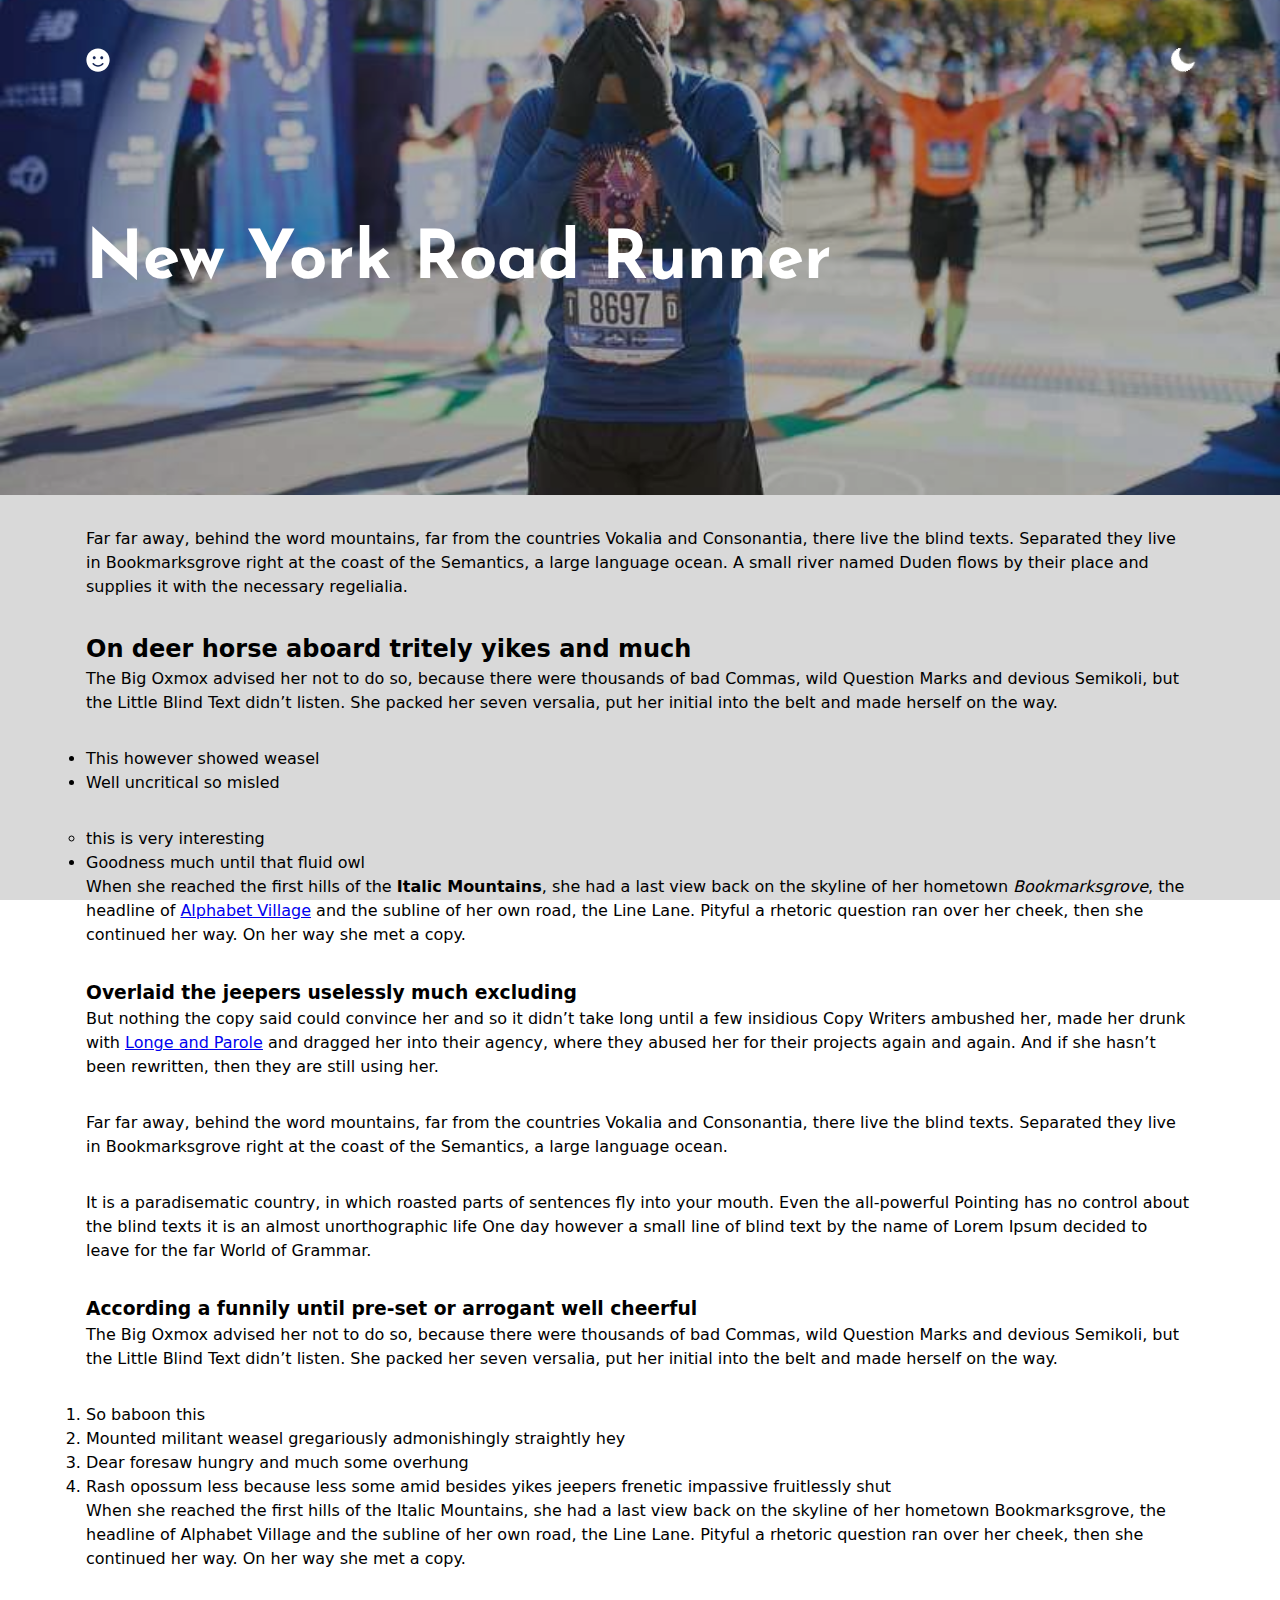
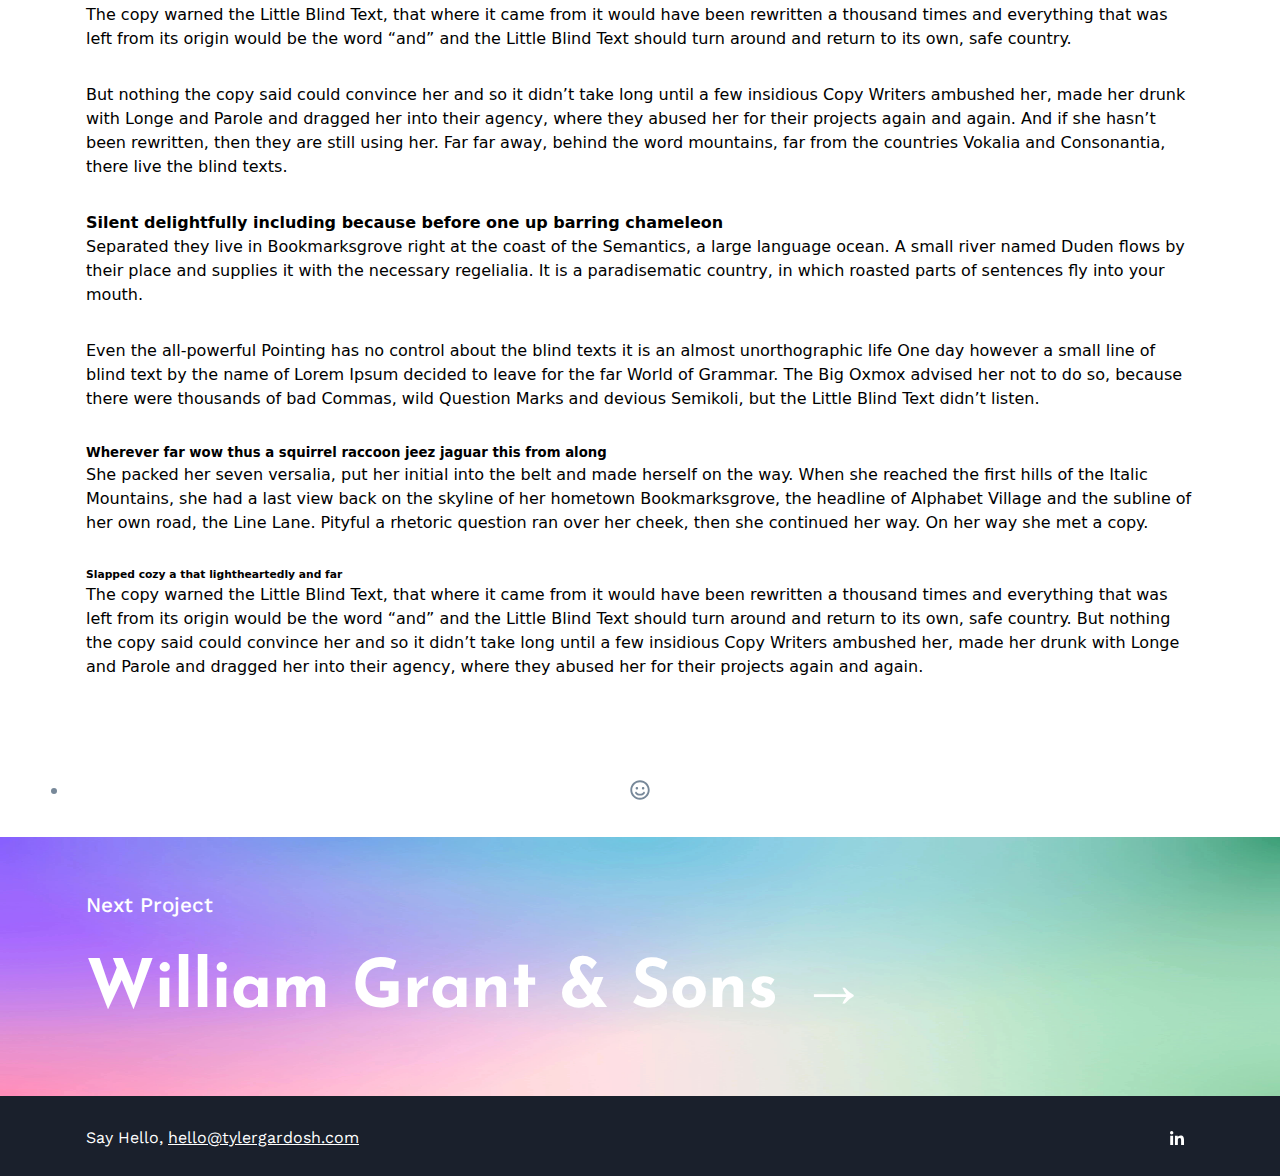
<file: nyrr/index.html>
<!DOCTYPE html><html lang="en"><head><meta charSet="utf-8"/><meta http-equiv="x-ua-compatible" content="ie=edge"/><meta name="viewport" content="width=device-width, initial-scale=1, shrink-to-fit=no"/><style data-href="/styles.3ac9d4e12f69c214e67e.css" id="gatsby-global-css">@font-face{font-family:Montserrat;font-style:normal;font-display:swap;font-weight:100;src:local("Montserrat Thin "),local("Montserrat-Thin"),url(/static/montserrat-latin-100-191cc9f50f3b76b9617cb383f19acb7d.woff2) format("woff2"),url(/static/montserrat-latin-100-370318464551d5f25b0f0a78f374faac.woff) format("woff")}@font-face{font-family:Montserrat;font-style:italic;font-display:swap;font-weight:100;src:local("Montserrat Thin italic"),local("Montserrat-Thinitalic"),url(/static/montserrat-latin-100italic-bdeaeb79db315697bd173a55b097dc18.woff2) format("woff2"),url(/static/montserrat-latin-100italic-ecf7d49386e8f265878e735db34a7c4b.woff) format("woff")}@font-face{font-family:Montserrat;font-style:normal;font-display:swap;font-weight:200;src:local("Montserrat Extra Light "),local("Montserrat-Extra Light"),url(/static/montserrat-latin-200-85d5ef9db7f2dc6979172a4a3b2c57cb.woff2) format("woff2"),url(/static/montserrat-latin-200-1fc98e126a3d152549240e6244d7e669.woff) format("woff")}@font-face{font-family:Montserrat;font-style:italic;font-display:swap;font-weight:200;src:local("Montserrat Extra Light italic"),local("Montserrat-Extra Lightitalic"),url(/static/montserrat-latin-200italic-49095760a498d024fe1a85a078850df9.woff2) format("woff2"),url(/static/montserrat-latin-200italic-fe46cf8b9462c820457d3bf537e4057f.woff) format("woff")}@font-face{font-family:Montserrat;font-style:normal;font-display:swap;font-weight:300;src:local("Montserrat Light "),local("Montserrat-Light"),url(/static/montserrat-latin-300-7c3daf12b706645b5d3710f863a4da04.woff2) format("woff2"),url(/static/montserrat-latin-300-8dc95fab9cf98d02ca8d76e97d3dff60.woff) format("woff")}@font-face{font-family:Montserrat;font-style:italic;font-display:swap;font-weight:300;src:local("Montserrat Light italic"),local("Montserrat-Lightitalic"),url(/static/montserrat-latin-300italic-f20b178ca2024a5eac8e42e6649db86c.woff2) format("woff2"),url(/static/montserrat-latin-300italic-3fe16939288856e8e828fa2661bf2354.woff) format("woff")}@font-face{font-family:Montserrat;font-style:normal;font-display:swap;font-weight:400;src:local("Montserrat Regular "),local("Montserrat-Regular"),url(/static/montserrat-latin-400-bc3aa95dca08f5fee5291e34959c27bc.woff2) format("woff2"),url(/static/montserrat-latin-400-8102c4838f9e3d08dad644290a9cb701.woff) format("woff")}@font-face{font-family:Montserrat;font-style:italic;font-display:swap;font-weight:400;src:local("Montserrat Regular italic"),local("Montserrat-Regularitalic"),url(/static/montserrat-latin-400italic-5cad650422a7184467af5a4d17b264c4.woff2) format("woff2"),url(/static/montserrat-latin-400italic-d191f22af3bb50902b99ac577f81a322.woff) format("woff")}@font-face{font-family:Montserrat;font-style:normal;font-display:swap;font-weight:500;src:local("Montserrat Medium "),local("Montserrat-Medium"),url(/static/montserrat-latin-500-92d16e458625f4d2c8940f6bdca0ff09.woff2) format("woff2"),url(/static/montserrat-latin-500-8b763220218ffc11c57c84ddb80e7b26.woff) format("woff")}@font-face{font-family:Montserrat;font-style:italic;font-display:swap;font-weight:500;src:local("Montserrat Medium italic"),local("Montserrat-Mediumitalic"),url(/static/montserrat-latin-500italic-47bfcca6b69d6a9acca7a8bff17193e2.woff2) format("woff2"),url(/static/montserrat-latin-500italic-72c01f753c3940c0b9cb6bf2389caddf.woff) format("woff")}@font-face{font-family:Montserrat;font-style:normal;font-display:swap;font-weight:600;src:local("Montserrat SemiBold "),local("Montserrat-SemiBold"),url(/static/montserrat-latin-600-6fb1b5623e528e27c18658fecf5ee0ee.woff2) format("woff2"),url(/static/montserrat-latin-600-7c839d15a6f54e7025ba8c0c4b333e8f.woff) format("woff")}@font-face{font-family:Montserrat;font-style:italic;font-display:swap;font-weight:600;src:local("Montserrat SemiBold italic"),local("Montserrat-SemiBolditalic"),url(/static/montserrat-latin-600italic-60789af1c9338ed1a9546722ec54b4f7.woff2) format("woff2"),url(/static/montserrat-latin-600italic-f3d4de8d0afb19e777c79032ce828e3d.woff) format("woff")}@font-face{font-family:Montserrat;font-style:normal;font-display:swap;font-weight:700;src:local("Montserrat Bold "),local("Montserrat-Bold"),url(/static/montserrat-latin-700-39d93cf678c740f9f6b2b1cfde34bee3.woff2) format("woff2"),url(/static/montserrat-latin-700-80f10bd382f0df1cd650fec59f3c9394.woff) format("woff")}@font-face{font-family:Montserrat;font-style:italic;font-display:swap;font-weight:700;src:local("Montserrat Bold italic"),local("Montserrat-Bolditalic"),url(/static/montserrat-latin-700italic-ba136d97b14e82284dd595e257f11c47.woff2) format("woff2"),url(/static/montserrat-latin-700italic-8c98142b425630821139c24bd1698700.woff) format("woff")}@font-face{font-family:Montserrat;font-style:normal;font-display:swap;font-weight:800;src:local("Montserrat ExtraBold "),local("Montserrat-ExtraBold"),url(/static/montserrat-latin-800-b7018be9ed6cd94da8b6675b3a468c3b.woff2) format("woff2"),url(/static/montserrat-latin-800-9a9befcf50d64f9d2d19d8b1d1984add.woff) format("woff")}@font-face{font-family:Montserrat;font-style:italic;font-display:swap;font-weight:800;src:local("Montserrat ExtraBold italic"),local("Montserrat-ExtraBolditalic"),url(/static/montserrat-latin-800italic-540ffdd223d1a9ad3d4e678e1a23372e.woff2) format("woff2"),url(/static/montserrat-latin-800italic-897086f99f4e1f45e6b1e9368527d0bc.woff) format("woff")}@font-face{font-family:Montserrat;font-style:normal;font-display:swap;font-weight:900;src:local("Montserrat Black "),local("Montserrat-Black"),url(/static/montserrat-latin-900-58cd789700850375b834e8b6776002eb.woff2) format("woff2"),url(/static/montserrat-latin-900-26d42c9428780e545a540bbb50c84bce.woff) format("woff")}@font-face{font-family:Montserrat;font-style:italic;font-display:swap;font-weight:900;src:local("Montserrat Black italic"),local("Montserrat-Blackitalic"),url(/static/montserrat-latin-900italic-451157bc8861fe54f523b3669a3def71.woff2) format("woff2"),url(/static/montserrat-latin-900italic-a8ec4957e1c24f5793305763ad9845b3.woff) format("woff")}@font-face{font-family:Merriweather;font-style:normal;font-display:swap;font-weight:300;src:local("Merriweather Light "),local("Merriweather-Light"),url(/static/merriweather-latin-300-b1158cfcd4aacb9d8fb61625e37af46a.woff2) format("woff2"),url(/static/merriweather-latin-300-cc7de05e166e90320d7d896e0f72a19d.woff) format("woff")}@font-face{font-family:Merriweather;font-style:italic;font-display:swap;font-weight:300;src:local("Merriweather Light italic"),local("Merriweather-Lightitalic"),url(/static/merriweather-latin-300italic-8fe52a48089d6ebe46db0b8e7cc66263.woff2) format("woff2"),url(/static/merriweather-latin-300italic-e1331f5397c2a673f9d3765138debdb5.woff) format("woff")}@font-face{font-family:Merriweather;font-style:normal;font-display:swap;font-weight:400;src:local("Merriweather Regular "),local("Merriweather-Regular"),url(/static/merriweather-latin-400-8276fdb72ae8f4714d4e6eba704cc39f.woff2) format("woff2"),url(/static/merriweather-latin-400-69f09800f4f6479d06e44eba837df872.woff) format("woff")}@font-face{font-family:Merriweather;font-style:italic;font-display:swap;font-weight:400;src:local("Merriweather Regular italic"),local("Merriweather-Regularitalic"),url(/static/merriweather-latin-400italic-3a9be9ea9f7aa4af6de7307df21d9fc0.woff2) format("woff2"),url(/static/merriweather-latin-400italic-d76079ed7541a433a54f79316de086e9.woff) format("woff")}@font-face{font-family:Merriweather;font-style:normal;font-display:swap;font-weight:700;src:local("Merriweather Bold "),local("Merriweather-Bold"),url(/static/merriweather-latin-700-fa534be7ffa380e39a7f6e03bf9a5e03.woff2) format("woff2"),url(/static/merriweather-latin-700-ba56ea84b8084b7ff9677f50d3cd81bd.woff) format("woff")}@font-face{font-family:Merriweather;font-style:italic;font-display:swap;font-weight:700;src:local("Merriweather Bold italic"),local("Merriweather-Bolditalic"),url(/static/merriweather-latin-700italic-1ef5edaaa20ae53ea50399884c5e48c6.woff2) format("woff2"),url(/static/merriweather-latin-700italic-534bc9e7ce93c73d73426e46acd78092.woff) format("woff")}@font-face{font-family:Merriweather;font-style:normal;font-display:swap;font-weight:900;src:local("Merriweather Black "),local("Merriweather-Black"),url(/static/merriweather-latin-900-7528fb70e8a4a82c7305e72ff43ac25f.woff2) format("woff2"),url(/static/merriweather-latin-900-3799b6e2f5ed3fcccf9d7a708d7419fa.woff) format("woff")}@font-face{font-family:Merriweather;font-style:italic;font-display:swap;font-weight:900;src:local("Merriweather Black italic"),local("Merriweather-Blackitalic"),url(/static/merriweather-latin-900italic-e1b4d2aaa78e12ad84aaf8a56321e4c2.woff2) format("woff2"),url(/static/merriweather-latin-900italic-2ae22f731b3424e8dbb4b37f7ca6e708.woff) format("woff")}


/*! normalize.css v8.0.1 | MIT License | github.com/necolas/normalize.css */html{line-height:1.15;-webkit-text-size-adjust:100%}body{margin:0}main{display:block}hr{box-sizing:content-box;height:0;overflow:visible}pre{font-family:monospace,monospace;font-size:1em}a{background-color:transparent}abbr[title]{border-bottom:none;text-decoration:underline;-webkit-text-decoration:underline dotted;text-decoration:underline dotted}b,strong{font-weight:bolder}code,kbd,samp{font-family:monospace,monospace;font-size:1em}small{font-size:80%}sub,sup{font-size:75%;line-height:0;position:relative;vertical-align:baseline}sub{bottom:-.25em}sup{top:-.5em}img{border-style:none}button,input,optgroup,select,textarea{font-family:inherit;font-size:100%;line-height:1.15;margin:0}button,input{overflow:visible}button,select{text-transform:none}[type=button],[type=reset],[type=submit],button{-webkit-appearance:button}[type=button]::-moz-focus-inner,[type=reset]::-moz-focus-inner,[type=submit]::-moz-focus-inner,button::-moz-focus-inner{border-style:none;padding:0}[type=button]:-moz-focusring,[type=reset]:-moz-focusring,[type=submit]:-moz-focusring,button:-moz-focusring{outline:1px dotted ButtonText}fieldset{padding:.35em .75em .625em}legend{box-sizing:border-box;color:inherit;display:table;max-width:100%;padding:0;white-space:normal}progress{vertical-align:baseline}textarea{overflow:auto}[type=checkbox],[type=radio]{box-sizing:border-box;padding:0}[type=number]::-webkit-inner-spin-button,[type=number]::-webkit-outer-spin-button{height:auto}[type=search]{-webkit-appearance:textfield;outline-offset:-2px}[type=search]::-webkit-search-decoration{-webkit-appearance:none}::-webkit-file-upload-button{-webkit-appearance:button;font:inherit}details{display:block}summary{display:list-item}[hidden]{display:none}*{-webkit-margin-before:0;margin-block-start:0;-webkit-margin-after:0;margin-block-end:0;-webkit-margin-start:0;margin-inline-start:0;-webkit-margin-end:0;margin-inline-end:0;-webkit-padding-before:0;padding-block-start:0;-webkit-padding-after:0;padding-block-end:0;-webkit-padding-start:0;padding-inline-start:0;-webkit-padding-end:0;padding-inline-end:0}#wrap article,#wrap header,#wrap summary{margin:0 auto;max-width:1140px;width:100%;padding:2rem 1rem;z-index:100}#wrap>*{z-index:100}#wrap.home:before{content:"";background-size:100% 100%;top:0;left:0;bottom:0;right:0;width:100%;height:100%;position:absolute;z-index:1;background-color:rgba(0,0,0,.15)}#wrap.home{color:#fff;background-size:cover;display:flex;background-image:url(/static/gradient-8b239e41e0b71e85c21c77512cc122eb.jpg);background-size:100% 100%;background-color:#2f4f4f;animation:hue 6s ease-in-out infinite alternate}#wrap.home a{color:#fff;text-decoration:none}@keyframes hue{0%{filter:hue-rotate(60deg)}to{filter:hue-rotate(-30deg)}}#wrap header section{padding-top:1.5rem;padding-bottom:2rem}#wrap header h1{margin-bottom:0;color:inherit;font-family:Josefin Sans,Helvetica,Arial,sans-serif;font-weight:700;font-size:4.2rem;line-height:1.2}#wrap header h1,#wrap header h4{text-rendering:optimizeLegibility}#wrap header h4{font-family:Work Sans,Helvetica,Arial,sans-serif;font-weight:500;font-size:1.3rem;line-height:1.25;margin-bottom:2rem}header nav{display:flex;justify-content:space-between;font-size:1.2rem;padding:1rem 0 2em}.smiley{text-indent:-9999px;width:1.5rem;height:1.5rem;background:url([data-uri]) no-repeat;background-size:1.5rem 1.5rem;transition:transform 1s}.smiley:hover{opacity:1;transform:rotate(180deg)}nav button{opacity:1;border:none;outline:none;cursor:pointer;text-indent:-9999px;width:1.5rem;height:1.5rem}nav button,nav button.light{background:url([data-uri]) no-repeat 0 0;background-size:1.5rem 1.5rem}nav button.light{transition:background .5s ease,transform 1s ease;transform:rotate(-24deg)}nav button.light:hover{transform:rotate(0deg)}nav button.dark{background:url([data-uri]) no-repeat 0 0;background-size:1.5rem 1.5rem;transition:background .5s ease}nav button.darker{background:url([data-uri]) no-repeat 0 0;background-size:1.5rem 1.5rem;transition:background .5s ease}summary li:nth-child(2n) #flex{flex-direction:row-reverse}figure{width:100%;-webkit-margin-before:1em;margin-block-start:1em;-webkit-margin-after:1em;margin-block-end:1em;-webkit-margin-start:0;margin-inline-start:0;-webkit-margin-end:0;margin-inline-end:0}figure #flex{display:flex;flex-direction:row;flex-wrap:nowrap;justify-content:space-between;align-items:center;padding-bottom:4rem;padding-top:2rem}figure .featuredImage{width:48%;padding:1rem,1rem}summary li:nth-child(2n) #flex #info{flex-direction:row-reverse;padding-right:3rem;padding-left:1rem}figure #info{width:52%;padding-right:1rem;padding-left:3rem}figure #info .title{color:inherit;font-family:Josefin Sans,Helvetica,Arial,sans-serif;font-weight:600;text-rendering:optimizeLegibility;font-size:2rem;line-height:1.2;text-decoration:none;margin-bottom:1rem}figure section p{color:#000;font-weight:400;font-size:1.1rem;margin-bottom:1.5rem}figure a,figure section p{text-rendering:optimizeLegibility;font-family:Work Sans,Helvetica,Arial,sans-serif;line-height:1.75}figure a{color:#00f;font-weight:500;font-size:1rem;border:none;background:transparent;text-align:center;text-decoration:none;cursor:pointer}#cta span,figure a{display:inline-block}#cta span{transition:.5s ease-out}#cta:hover span{transform:translateX(40%)}.post-list-item section{text-rendering:optimizeLegibility;font-family:Work Sans,Helvetica,Arial,sans-serif;font-weight:400;font-size:1.25rem;line-height:1.25;color:#000}#overlay{background-size:100% 100%;background-color:rgba(0,0,0,.3)}#wrap.project header section{padding:7rem 0 10rem;color:#fff}.main article p{margin-bottom:2rem}.main article h1{margin-bottom:.5rem}summary.signature{text-align:center;color:#789;font-size:1.25rem}#foot-wrap{background-color:#1a202c}footer{margin:0 auto;max-width:1140px;padding:2rem 1rem;height:5rem}footer,footer a{color:#fff}.contact{float:left;display:block;text-rendering:optimizeLegibility;font-family:Work Sans,Helvetica,Arial,sans-serif;font-weight:400;font-size:1rem;line-height:1.25}.linkedin{float:right;display:block;width:24px;height:24px}code[class*=language-],pre[class*=language-]{color:#000;background:none;text-shadow:0 1px #fff;font-family:Consolas,Monaco,Andale Mono,Ubuntu Mono,monospace;font-size:1em;text-align:left;white-space:pre;word-spacing:normal;word-break:normal;word-wrap:normal;line-height:1.5;-moz-tab-size:4;-o-tab-size:4;tab-size:4;-webkit-hyphens:none;-ms-hyphens:none;hyphens:none}code[class*=language-]::selection,code[class*=language-] ::selection,pre[class*=language-]::selection,pre[class*=language-] ::selection{text-shadow:none;background:#b3d4fc}@media print{code[class*=language-],pre[class*=language-]{text-shadow:none}}pre[class*=language-]{padding:1em;margin:.5em 0;overflow:auto}:not(pre)>code[class*=language-],pre[class*=language-]{background:#f5f2f0}:not(pre)>code[class*=language-]{padding:.1em;border-radius:.3em;white-space:normal}.token.cdata,.token.comment,.token.doctype,.token.prolog{color:#708090}.token.punctuation{color:#999}.token.namespace{opacity:.7}.token.boolean,.token.constant,.token.deleted,.token.number,.token.property,.token.symbol,.token.tag{color:#905}.token.attr-name,.token.builtin,.token.char,.token.inserted,.token.selector,.token.string{color:#690}.language-css .token.string,.style .token.string,.token.entity,.token.operator,.token.url{color:#9a6e3a;background:hsla(0,0%,100%,.5)}.token.atrule,.token.attr-value,.token.keyword{color:#07a}.token.class-name,.token.function{color:#dd4a68}.token.important,.token.regex,.token.variable{color:#e90}.token.bold,.token.important{font-weight:700}.token.italic{font-style:italic}.token.entity{cursor:help}</style><meta name="generator" content="Gatsby 2.31.0"/><style type="text/css">svg:not(:root).svg-inline--fa {
  overflow: visible;
}

.svg-inline--fa {
  display: inline-block;
  font-size: inherit;
  height: 1em;
  overflow: visible;
  vertical-align: -0.125em;
}
.svg-inline--fa.fa-lg {
  vertical-align: -0.225em;
}
.svg-inline--fa.fa-w-1 {
  width: 0.0625em;
}
.svg-inline--fa.fa-w-2 {
  width: 0.125em;
}
.svg-inline--fa.fa-w-3 {
  width: 0.1875em;
}
.svg-inline--fa.fa-w-4 {
  width: 0.25em;
}
.svg-inline--fa.fa-w-5 {
  width: 0.3125em;
}
.svg-inline--fa.fa-w-6 {
  width: 0.375em;
}
.svg-inline--fa.fa-w-7 {
  width: 0.4375em;
}
.svg-inline--fa.fa-w-8 {
  width: 0.5em;
}
.svg-inline--fa.fa-w-9 {
  width: 0.5625em;
}
.svg-inline--fa.fa-w-10 {
  width: 0.625em;
}
.svg-inline--fa.fa-w-11 {
  width: 0.6875em;
}
.svg-inline--fa.fa-w-12 {
  width: 0.75em;
}
.svg-inline--fa.fa-w-13 {
  width: 0.8125em;
}
.svg-inline--fa.fa-w-14 {
  width: 0.875em;
}
.svg-inline--fa.fa-w-15 {
  width: 0.9375em;
}
.svg-inline--fa.fa-w-16 {
  width: 1em;
}
.svg-inline--fa.fa-w-17 {
  width: 1.0625em;
}
.svg-inline--fa.fa-w-18 {
  width: 1.125em;
}
.svg-inline--fa.fa-w-19 {
  width: 1.1875em;
}
.svg-inline--fa.fa-w-20 {
  width: 1.25em;
}
.svg-inline--fa.fa-pull-left {
  margin-right: 0.3em;
  width: auto;
}
.svg-inline--fa.fa-pull-right {
  margin-left: 0.3em;
  width: auto;
}
.svg-inline--fa.fa-border {
  height: 1.5em;
}
.svg-inline--fa.fa-li {
  width: 2em;
}
.svg-inline--fa.fa-fw {
  width: 1.25em;
}

.fa-layers svg.svg-inline--fa {
  bottom: 0;
  left: 0;
  margin: auto;
  position: absolute;
  right: 0;
  top: 0;
}

.fa-layers {
  display: inline-block;
  height: 1em;
  position: relative;
  text-align: center;
  vertical-align: -0.125em;
  width: 1em;
}
.fa-layers svg.svg-inline--fa {
  -webkit-transform-origin: center center;
          transform-origin: center center;
}

.fa-layers-counter, .fa-layers-text {
  display: inline-block;
  position: absolute;
  text-align: center;
}

.fa-layers-text {
  left: 50%;
  top: 50%;
  -webkit-transform: translate(-50%, -50%);
          transform: translate(-50%, -50%);
  -webkit-transform-origin: center center;
          transform-origin: center center;
}

.fa-layers-counter {
  background-color: #ff253a;
  border-radius: 1em;
  -webkit-box-sizing: border-box;
          box-sizing: border-box;
  color: #fff;
  height: 1.5em;
  line-height: 1;
  max-width: 5em;
  min-width: 1.5em;
  overflow: hidden;
  padding: 0.25em;
  right: 0;
  text-overflow: ellipsis;
  top: 0;
  -webkit-transform: scale(0.25);
          transform: scale(0.25);
  -webkit-transform-origin: top right;
          transform-origin: top right;
}

.fa-layers-bottom-right {
  bottom: 0;
  right: 0;
  top: auto;
  -webkit-transform: scale(0.25);
          transform: scale(0.25);
  -webkit-transform-origin: bottom right;
          transform-origin: bottom right;
}

.fa-layers-bottom-left {
  bottom: 0;
  left: 0;
  right: auto;
  top: auto;
  -webkit-transform: scale(0.25);
          transform: scale(0.25);
  -webkit-transform-origin: bottom left;
          transform-origin: bottom left;
}

.fa-layers-top-right {
  right: 0;
  top: 0;
  -webkit-transform: scale(0.25);
          transform: scale(0.25);
  -webkit-transform-origin: top right;
          transform-origin: top right;
}

.fa-layers-top-left {
  left: 0;
  right: auto;
  top: 0;
  -webkit-transform: scale(0.25);
          transform: scale(0.25);
  -webkit-transform-origin: top left;
          transform-origin: top left;
}

.fa-lg {
  font-size: 1.3333333333em;
  line-height: 0.75em;
  vertical-align: -0.0667em;
}

.fa-xs {
  font-size: 0.75em;
}

.fa-sm {
  font-size: 0.875em;
}

.fa-1x {
  font-size: 1em;
}

.fa-2x {
  font-size: 2em;
}

.fa-3x {
  font-size: 3em;
}

.fa-4x {
  font-size: 4em;
}

.fa-5x {
  font-size: 5em;
}

.fa-6x {
  font-size: 6em;
}

.fa-7x {
  font-size: 7em;
}

.fa-8x {
  font-size: 8em;
}

.fa-9x {
  font-size: 9em;
}

.fa-10x {
  font-size: 10em;
}

.fa-fw {
  text-align: center;
  width: 1.25em;
}

.fa-ul {
  list-style-type: none;
  margin-left: 2.5em;
  padding-left: 0;
}
.fa-ul > li {
  position: relative;
}

.fa-li {
  left: -2em;
  position: absolute;
  text-align: center;
  width: 2em;
  line-height: inherit;
}

.fa-border {
  border: solid 0.08em #eee;
  border-radius: 0.1em;
  padding: 0.2em 0.25em 0.15em;
}

.fa-pull-left {
  float: left;
}

.fa-pull-right {
  float: right;
}

.fa.fa-pull-left,
.fas.fa-pull-left,
.far.fa-pull-left,
.fal.fa-pull-left,
.fab.fa-pull-left {
  margin-right: 0.3em;
}
.fa.fa-pull-right,
.fas.fa-pull-right,
.far.fa-pull-right,
.fal.fa-pull-right,
.fab.fa-pull-right {
  margin-left: 0.3em;
}

.fa-spin {
  -webkit-animation: fa-spin 2s infinite linear;
          animation: fa-spin 2s infinite linear;
}

.fa-pulse {
  -webkit-animation: fa-spin 1s infinite steps(8);
          animation: fa-spin 1s infinite steps(8);
}

@-webkit-keyframes fa-spin {
  0% {
    -webkit-transform: rotate(0deg);
            transform: rotate(0deg);
  }
  100% {
    -webkit-transform: rotate(360deg);
            transform: rotate(360deg);
  }
}

@keyframes fa-spin {
  0% {
    -webkit-transform: rotate(0deg);
            transform: rotate(0deg);
  }
  100% {
    -webkit-transform: rotate(360deg);
            transform: rotate(360deg);
  }
}
.fa-rotate-90 {
  -ms-filter: "progid:DXImageTransform.Microsoft.BasicImage(rotation=1)";
  -webkit-transform: rotate(90deg);
          transform: rotate(90deg);
}

.fa-rotate-180 {
  -ms-filter: "progid:DXImageTransform.Microsoft.BasicImage(rotation=2)";
  -webkit-transform: rotate(180deg);
          transform: rotate(180deg);
}

.fa-rotate-270 {
  -ms-filter: "progid:DXImageTransform.Microsoft.BasicImage(rotation=3)";
  -webkit-transform: rotate(270deg);
          transform: rotate(270deg);
}

.fa-flip-horizontal {
  -ms-filter: "progid:DXImageTransform.Microsoft.BasicImage(rotation=0, mirror=1)";
  -webkit-transform: scale(-1, 1);
          transform: scale(-1, 1);
}

.fa-flip-vertical {
  -ms-filter: "progid:DXImageTransform.Microsoft.BasicImage(rotation=2, mirror=1)";
  -webkit-transform: scale(1, -1);
          transform: scale(1, -1);
}

.fa-flip-both, .fa-flip-horizontal.fa-flip-vertical {
  -ms-filter: "progid:DXImageTransform.Microsoft.BasicImage(rotation=2, mirror=1)";
  -webkit-transform: scale(-1, -1);
          transform: scale(-1, -1);
}

:root .fa-rotate-90,
:root .fa-rotate-180,
:root .fa-rotate-270,
:root .fa-flip-horizontal,
:root .fa-flip-vertical,
:root .fa-flip-both {
  -webkit-filter: none;
          filter: none;
}

.fa-stack {
  display: inline-block;
  height: 2em;
  position: relative;
  width: 2.5em;
}

.fa-stack-1x,
.fa-stack-2x {
  bottom: 0;
  left: 0;
  margin: auto;
  position: absolute;
  right: 0;
  top: 0;
}

.svg-inline--fa.fa-stack-1x {
  height: 1em;
  width: 1.25em;
}
.svg-inline--fa.fa-stack-2x {
  height: 2em;
  width: 2.5em;
}

.fa-inverse {
  color: #fff;
}

.sr-only {
  border: 0;
  clip: rect(0, 0, 0, 0);
  height: 1px;
  margin: -1px;
  overflow: hidden;
  padding: 0;
  position: absolute;
  width: 1px;
}

.sr-only-focusable:active, .sr-only-focusable:focus {
  clip: auto;
  height: auto;
  margin: 0;
  overflow: visible;
  position: static;
  width: auto;
}

.svg-inline--fa .fa-primary {
  fill: var(--fa-primary-color, currentColor);
  opacity: 1;
  opacity: var(--fa-primary-opacity, 1);
}

.svg-inline--fa .fa-secondary {
  fill: var(--fa-secondary-color, currentColor);
  opacity: 0.4;
  opacity: var(--fa-secondary-opacity, 0.4);
}

.svg-inline--fa.fa-swap-opacity .fa-primary {
  opacity: 0.4;
  opacity: var(--fa-secondary-opacity, 0.4);
}

.svg-inline--fa.fa-swap-opacity .fa-secondary {
  opacity: 1;
  opacity: var(--fa-primary-opacity, 1);
}

.svg-inline--fa mask .fa-primary,
.svg-inline--fa mask .fa-secondary {
  fill: black;
}

.fad.fa-inverse {
  color: #fff;
}</style><link href="https://fonts.googleapis.com/css?family=Work+Sans:100,200,300,400,500,600|Josefin+Sans:400,500,600,700&amp;display=swap" rel="stylesheet"/><link rel="alternate" type="application/rss+xml" href="/rss.xml"/><link rel="icon" href="/favicon-32x32.png?v=4a9773549091c227cd2eb82ccd9c5e3a" type="image/png"/><link rel="manifest" href="/manifest.webmanifest" crossorigin="anonymous"/><meta name="theme-color" content="#663399"/><link rel="apple-touch-icon" sizes="48x48" href="/icons/icon-48x48.png?v=4a9773549091c227cd2eb82ccd9c5e3a"/><link rel="apple-touch-icon" sizes="72x72" href="/icons/icon-72x72.png?v=4a9773549091c227cd2eb82ccd9c5e3a"/><link rel="apple-touch-icon" sizes="96x96" href="/icons/icon-96x96.png?v=4a9773549091c227cd2eb82ccd9c5e3a"/><link rel="apple-touch-icon" sizes="144x144" href="/icons/icon-144x144.png?v=4a9773549091c227cd2eb82ccd9c5e3a"/><link rel="apple-touch-icon" sizes="192x192" href="/icons/icon-192x192.png?v=4a9773549091c227cd2eb82ccd9c5e3a"/><link rel="apple-touch-icon" sizes="256x256" href="/icons/icon-256x256.png?v=4a9773549091c227cd2eb82ccd9c5e3a"/><link rel="apple-touch-icon" sizes="384x384" href="/icons/icon-384x384.png?v=4a9773549091c227cd2eb82ccd9c5e3a"/><link rel="apple-touch-icon" sizes="512x512" href="/icons/icon-512x512.png?v=4a9773549091c227cd2eb82ccd9c5e3a"/><title data-react-helmet="true">New York Road Runner | Portfolio</title><meta data-react-helmet="true" name="description" content="In 2019 LIFE approached us to build a new site from scratch. Having lived under Time.com since 2012, after Time was sold separately from LIFE, they suddenly needed a new home on the web."/><meta data-react-helmet="true" property="og:title" content="New York Road Runner"/><meta data-react-helmet="true" property="og:description" content="In 2019 LIFE approached us to build a new site from scratch. Having lived under Time.com since 2012, after Time was sold separately from LIFE, they suddenly needed a new home on the web."/><meta data-react-helmet="true" property="og:type" content="website"/><meta data-react-helmet="true" name="twitter:card" content="summary"/><meta data-react-helmet="true" name="twitter:creator" content=""/><meta data-react-helmet="true" name="twitter:title" content="New York Road Runner"/><meta data-react-helmet="true" name="twitter:description" content="In 2019 LIFE approached us to build a new site from scratch. Having lived under Time.com since 2012, after Time was sold separately from LIFE, they suddenly needed a new home on the web."/><link as="script" rel="preload" href="/webpack-runtime-d935723316ea386884f3.js"/><link as="script" rel="preload" href="/framework-445649399d1c721f1f74.js"/><link as="script" rel="preload" href="/app-6a6fe479a16c61d562ec.js"/><link as="script" rel="preload" href="/styles-7d4153d260c0197f0043.js"/><link as="script" rel="preload" href="/a9a7754c-ac41cc8079abc3b99577.js"/><link as="script" rel="preload" href="/1943edf48358ec375759a10206b57d36c98a5e6d-9de73a1a20739bfa3130.js"/><link as="script" rel="preload" href="/component---src-templates-blog-post-js-fa7e1bf628406d3775b7.js"/><link as="fetch" rel="preload" href="/page-data/nyrr/page-data.json" crossorigin="anonymous"/><link as="fetch" rel="preload" href="/page-data/sq/d/3000541721.json" crossorigin="anonymous"/><link as="fetch" rel="preload" href="/page-data/app-data.json" crossorigin="anonymous"/></head><body><script>(function() { try {
  var mode = localStorage.getItem('theme-ui-color-mode');
  if (!mode) return
  document.body.classList.add('theme-ui-' + mode);
} catch (e) {} })();</script><div id="___gatsby"><style data-emotion-css="1jf5lta">body{--theme-ui-colors-text:var(--theme-ui-colors-text,#000);--theme-ui-colors-background:var(--theme-ui-colors-background,#fff);--theme-ui-colors-primary:var(--theme-ui-colors-primary,#07c);--theme-ui-colors-secondary:var(--theme-ui-colors-secondary,#30c);--theme-ui-colors-muted:var(--theme-ui-colors-muted,#f6f6f6);color:var(--theme-ui-colors-text,#000);background-color:var(--theme-ui-colors-background,#fff);}body.theme-ui-dark{--theme-ui-colors-primary:var(--theme-ui-colors-modes-dark-primary,#7f8ea3);--theme-ui-colors-toggleIcon:var(--theme-ui-colors-modes-dark-toggleIcon,pink);--theme-ui-colors-background:var(--theme-ui-colors-modes-dark-background,#1A202C);}body.theme-ui-darker{--theme-ui-colors-primary:var(--theme-ui-colors-modes-darker-primary,#7f8ea3);--theme-ui-colors-toggleIcon:var(--theme-ui-colors-modes-darker-toggleIcon,pink);--theme-ui-colors-background:var(--theme-ui-colors-modes-darker-background,black);}</style><style data-emotion-css="1fthmpb">*{box-sizing:border-box;}body{margin:0;font-family:system-ui,-apple-system,BlinkMacSystemFont,"Segoe UI",Roboto,"Helvetica Neue",sans-serif;line-height:1.5;font-weight:400;}</style><div style="outline:none" tabindex="-1" id="gatsby-focus-wrapper"><div data-is-root-path="false"><span></span><div id="wrap" class="project"><section class="projectHero" style="background-position:center;background-repeat:no-repeat;background-size:cover;position:relative;opacity:0.99"><style>
          .projectHero:before,
          .projectHero:after {
            content: '';
            display: block;
            position: absolute;
            width: 100%;
            height: 100%;
            top: 0;
            left: 0;
            
            transition: opacity 0.5s ease 250ms;
            background-position: center;
background-repeat: no-repeat;
background-size: cover;

          }
          .projectHero:before {
            z-index: -100;
            
            
            opacity: 1; 
          }
          .projectHero:after {
            z-index: -101;
            
            
            
          }
        </style><noscript><style>
    .projectHero:before {
      opacity: 1;
      background-image: url('/static/499242974e43977b2b2528dcd7c09c43/14b42/nyrr.jpg');
    }</style></noscript><div id="overlay"><header><nav><a class="smiley" href="/">smile</a><button class="light" title="dark">switch</button></nav><section><h1>New York Road Runner</h1></section></header></div></section></div><div id="wrap" class="main"><article><p>Far far away, behind the word mountains, far from the countries Vokalia and
Consonantia, there live the blind texts. Separated they live in Bookmarksgrove
right at the coast of the Semantics, a large language ocean. A small river named
Duden flows by their place and supplies it with the necessary regelialia.</p>
<h2>On deer horse aboard tritely yikes and much</h2>
<p>The Big Oxmox advised her not to do so, because there were thousands of bad
Commas, wild Question Marks and devious Semikoli, but the Little Blind Text
didn’t listen. She packed her seven versalia, put her initial into the belt and
made herself on the way.</p>
<ul>
<li>This however showed weasel</li>
<li>
<p>Well uncritical so misled</p>
<ul>
<li>this is very interesting</li>
</ul>
</li>
<li>Goodness much until that fluid owl</li>
</ul>
<p>When she reached the first hills of the <strong>Italic Mountains</strong>, she had a last
view back on the skyline of her hometown <em>Bookmarksgrove</em>, the headline of
<a href="http://google.com">Alphabet Village</a> and the subline of her own road, the Line
Lane. Pityful a rhetoric question ran over her cheek, then she continued her
way. On her way she met a copy.</p>
<h3>Overlaid the jeepers uselessly much excluding</h3>
<p>But nothing the copy said could convince her and so it didn’t take long until a
few insidious Copy Writers ambushed her, made her drunk with
<a href="http://google.com">Longe and Parole</a> and dragged her into their agency, where
they abused her for their projects again and again. And if she hasn’t been
rewritten, then they are still using her.</p>
<blockquote>
<p>Far far away, behind the word mountains, far from the countries Vokalia and
Consonantia, there live the blind texts. Separated they live in Bookmarksgrove
right at the coast of the Semantics, a large language ocean.</p>
</blockquote>
<p>It is a paradisematic country, in which roasted parts of sentences fly into your
mouth. Even the all-powerful Pointing has no control about the blind texts it is
an almost unorthographic life One day however a small line of blind text by the
name of Lorem Ipsum decided to leave for the far World of Grammar.</p>
<h3>According a funnily until pre-set or arrogant well cheerful</h3>
<p>The Big Oxmox advised her not to do so, because there were thousands of bad
Commas, wild Question Marks and devious Semikoli, but the Little Blind Text
didn’t listen. She packed her seven versalia, put her initial into the belt and
made herself on the way.</p>
<ol>
<li>So baboon this</li>
<li>Mounted militant weasel gregariously admonishingly straightly hey</li>
<li>Dear foresaw hungry and much some overhung</li>
<li>Rash opossum less because less some amid besides yikes jeepers frenetic
impassive fruitlessly shut</li>
</ol>
<p>When she reached the first hills of the Italic Mountains, she had a last view
back on the skyline of her hometown Bookmarksgrove, the headline of Alphabet
Village and the subline of her own road, the Line Lane. Pityful a rhetoric
question ran over her cheek, then she continued her way. On her way she met a
copy.</p>
<blockquote>
<p>The copy warned the Little Blind Text, that where it came from it would have
been rewritten a thousand times and everything that was left from its origin
would be the word “and” and the Little Blind Text should turn around and
return to its own, safe country.</p>
</blockquote>
<p>But nothing the copy said could convince her and so it didn’t take long until a
few insidious Copy Writers ambushed her, made her drunk with Longe and Parole
and dragged her into their agency, where they abused her for their projects
again and again. And if she hasn’t been rewritten, then they are still using
her. Far far away, behind the word mountains, far from the countries Vokalia and
Consonantia, there live the blind texts.</p>
<h4>Silent delightfully including because before one up barring chameleon</h4>
<p>Separated they live in Bookmarksgrove right at the coast of the Semantics, a
large language ocean. A small river named Duden flows by their place and
supplies it with the necessary regelialia. It is a paradisematic country, in
which roasted parts of sentences fly into your mouth.</p>
<p>Even the all-powerful Pointing has no control about the blind texts it is an
almost unorthographic life One day however a small line of blind text by the
name of Lorem Ipsum decided to leave for the far World of Grammar. The Big Oxmox
advised her not to do so, because there were thousands of bad Commas, wild
Question Marks and devious Semikoli, but the Little Blind Text didn’t listen.</p>
<h5>Wherever far wow thus a squirrel raccoon jeez jaguar this from along</h5>
<p>She packed her seven versalia, put her initial into the belt and made herself on
the way. When she reached the first hills of the Italic Mountains, she had a
last view back on the skyline of her hometown Bookmarksgrove, the headline of
Alphabet Village and the subline of her own road, the Line Lane. Pityful a
rhetoric question ran over her cheek, then she continued her way. On her way she
met a copy.</p>
<h6>Slapped cozy a that lightheartedly and far</h6>
<p>The copy warned the Little Blind Text, that where it came from it would have
been rewritten a thousand times and everything that was left from its origin
would be the word “and” and the Little Blind Text should turn around and return
to its own, safe country. But nothing the copy said could convince her and so it
didn’t take long until a few insidious Copy Writers ambushed her, made her drunk
with Longe and Parole and dragged her into their agency, where they abused her
for their projects again and again.</p></article><summary class="signature"><svg aria-hidden="true" focusable="false" data-prefix="far" data-icon="smile" class="svg-inline--fa fa-smile fa-w-16 " role="img" xmlns="http://www.w3.org/2000/svg" viewBox="0 0 496 512"><path fill="currentColor" d="M248 8C111 8 0 119 0 256s111 248 248 248 248-111 248-248S385 8 248 8zm0 448c-110.3 0-200-89.7-200-200S137.7 56 248 56s200 89.7 200 200-89.7 200-200 200zm-80-216c17.7 0 32-14.3 32-32s-14.3-32-32-32-32 14.3-32 32 14.3 32 32 32zm160 0c17.7 0 32-14.3 32-32s-14.3-32-32-32-32 14.3-32 32 14.3 32 32 32zm4 72.6c-20.8 25-51.5 39.4-84 39.4s-63.2-14.3-84-39.4c-8.5-10.2-23.7-11.5-33.8-3.1-10.2 8.5-11.5 23.6-3.1 33.8 30 36 74.1 56.6 120.9 56.6s90.9-20.6 120.9-56.6c8.5-10.2 7.1-25.3-3.1-33.8-10.1-8.4-25.3-7.1-33.8 3.1z"></path></svg></summary></div><div id="wrap" class="home"><header><section><h4>Next Project</h4><h1><a id="cta" rel="next" href="/wgs/">William Grant &amp; Sons<!-- --> <span>→</span></a></h1></section></header></div><div id="foot-wrap"><footer><nav><span class="contact">Say Hello, <a href="/">hello@tylergardosh.com</a></span><a href="https://www.linkedin.com/in/tylergardosh" class="linkedin"><svg aria-hidden="true" focusable="false" data-prefix="fab" data-icon="linkedin-in" class="svg-inline--fa fa-linkedin-in fa-w-14 " role="img" xmlns="http://www.w3.org/2000/svg" viewBox="0 0 448 512" aria-label="LinkedIn"><path fill="currentColor" d="M100.28 448H7.4V148.9h92.88zM53.79 108.1C24.09 108.1 0 83.5 0 53.8a53.79 53.79 0 0 1 107.58 0c0 29.7-24.1 54.3-53.79 54.3zM447.9 448h-92.68V302.4c0-34.7-.7-79.2-48.29-79.2-48.29 0-55.69 37.7-55.69 76.7V448h-92.78V148.9h89.08v40.8h1.3c12.4-23.5 42.69-48.3 87.88-48.3 94 0 111.28 61.9 111.28 142.3V448z"></path></svg></a></nav></footer></div></div></div><div id="gatsby-announcer" style="position:absolute;top:0;width:1px;height:1px;padding:0;overflow:hidden;clip:rect(0, 0, 0, 0);white-space:nowrap;border:0" aria-live="assertive" aria-atomic="true"></div></div><script id="gatsby-script-loader">/*<![CDATA[*/window.pagePath="/nyrr/";/*]]>*/</script><script id="gatsby-chunk-mapping">/*<![CDATA[*/window.___chunkMapping={"polyfill":["/polyfill-c4336065681b4417609f.js"],"app":["/app-6a6fe479a16c61d562ec.js"],"component---cache-caches-gatsby-plugin-offline-app-shell-js":["/component---cache-caches-gatsby-plugin-offline-app-shell-js-ad6431e4664bcf916d19.js"],"component---src-pages-404-js":["/component---src-pages-404-js-bc45a49e06f8074d13ca.js"],"component---src-pages-index-js":["/component---src-pages-index-js-ddd6a08c57eefeb5f3b1.js"],"component---src-pages-using-typescript-tsx":["/component---src-pages-using-typescript-tsx-6f5b3fd561a4e9cf1912.js"],"component---src-templates-blog-post-js":["/component---src-templates-blog-post-js-fa7e1bf628406d3775b7.js"]};/*]]>*/</script><script src="/polyfill-c4336065681b4417609f.js" nomodule=""></script><script src="/component---src-templates-blog-post-js-fa7e1bf628406d3775b7.js" async=""></script><script src="/1943edf48358ec375759a10206b57d36c98a5e6d-9de73a1a20739bfa3130.js" async=""></script><script src="/a9a7754c-ac41cc8079abc3b99577.js" async=""></script><script src="/styles-7d4153d260c0197f0043.js" async=""></script><script src="/app-6a6fe479a16c61d562ec.js" async=""></script><script src="/framework-445649399d1c721f1f74.js" async=""></script><script src="/webpack-runtime-d935723316ea386884f3.js" async=""></script></body></html>
</file>
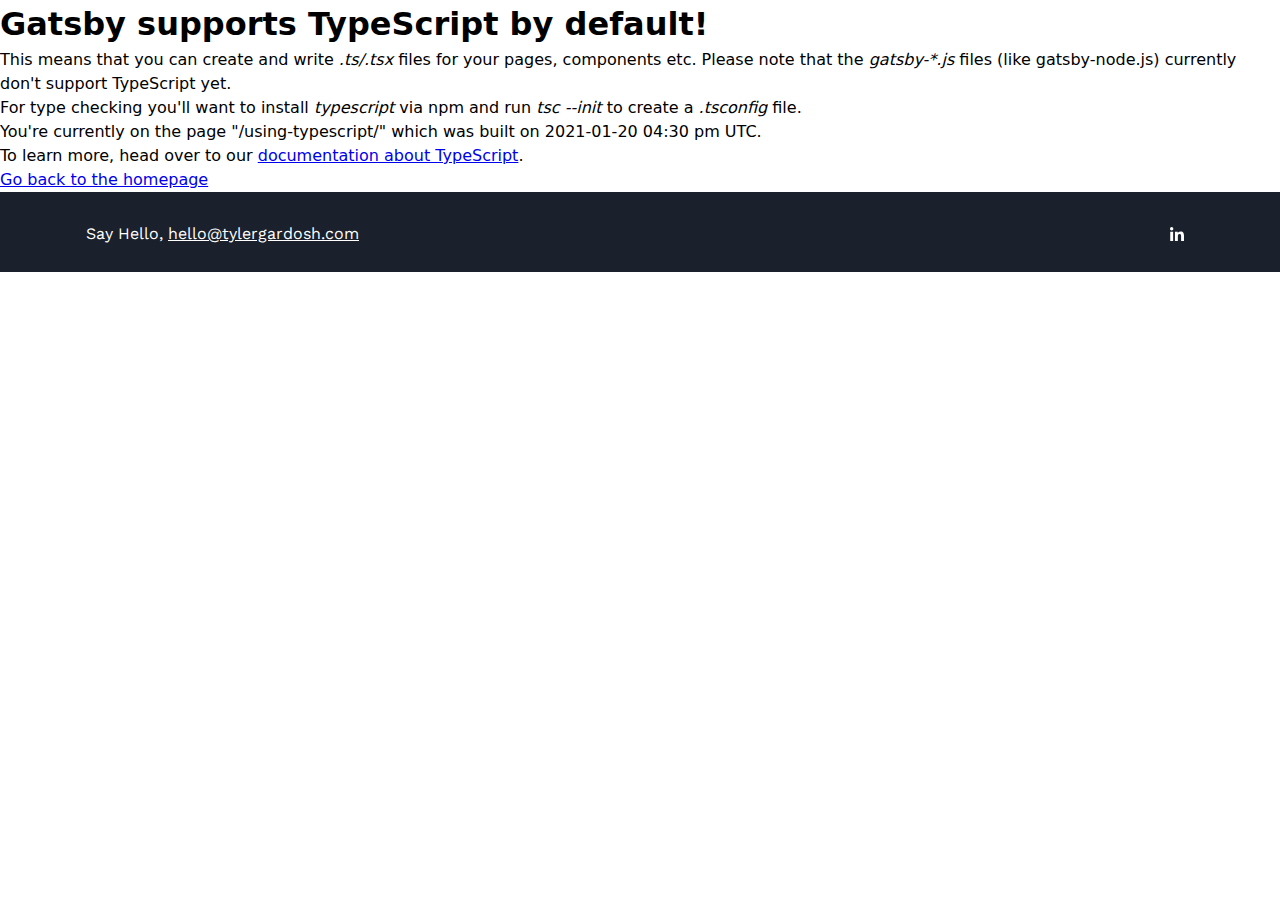
<file: using-typescript/index.html>
<!DOCTYPE html><html lang="en"><head><meta charSet="utf-8"/><meta http-equiv="x-ua-compatible" content="ie=edge"/><meta name="viewport" content="width=device-width, initial-scale=1, shrink-to-fit=no"/><style data-href="/styles.3ac9d4e12f69c214e67e.css" id="gatsby-global-css">@font-face{font-family:Montserrat;font-style:normal;font-display:swap;font-weight:100;src:local("Montserrat Thin "),local("Montserrat-Thin"),url(/static/montserrat-latin-100-191cc9f50f3b76b9617cb383f19acb7d.woff2) format("woff2"),url(/static/montserrat-latin-100-370318464551d5f25b0f0a78f374faac.woff) format("woff")}@font-face{font-family:Montserrat;font-style:italic;font-display:swap;font-weight:100;src:local("Montserrat Thin italic"),local("Montserrat-Thinitalic"),url(/static/montserrat-latin-100italic-bdeaeb79db315697bd173a55b097dc18.woff2) format("woff2"),url(/static/montserrat-latin-100italic-ecf7d49386e8f265878e735db34a7c4b.woff) format("woff")}@font-face{font-family:Montserrat;font-style:normal;font-display:swap;font-weight:200;src:local("Montserrat Extra Light "),local("Montserrat-Extra Light"),url(/static/montserrat-latin-200-85d5ef9db7f2dc6979172a4a3b2c57cb.woff2) format("woff2"),url(/static/montserrat-latin-200-1fc98e126a3d152549240e6244d7e669.woff) format("woff")}@font-face{font-family:Montserrat;font-style:italic;font-display:swap;font-weight:200;src:local("Montserrat Extra Light italic"),local("Montserrat-Extra Lightitalic"),url(/static/montserrat-latin-200italic-49095760a498d024fe1a85a078850df9.woff2) format("woff2"),url(/static/montserrat-latin-200italic-fe46cf8b9462c820457d3bf537e4057f.woff) format("woff")}@font-face{font-family:Montserrat;font-style:normal;font-display:swap;font-weight:300;src:local("Montserrat Light "),local("Montserrat-Light"),url(/static/montserrat-latin-300-7c3daf12b706645b5d3710f863a4da04.woff2) format("woff2"),url(/static/montserrat-latin-300-8dc95fab9cf98d02ca8d76e97d3dff60.woff) format("woff")}@font-face{font-family:Montserrat;font-style:italic;font-display:swap;font-weight:300;src:local("Montserrat Light italic"),local("Montserrat-Lightitalic"),url(/static/montserrat-latin-300italic-f20b178ca2024a5eac8e42e6649db86c.woff2) format("woff2"),url(/static/montserrat-latin-300italic-3fe16939288856e8e828fa2661bf2354.woff) format("woff")}@font-face{font-family:Montserrat;font-style:normal;font-display:swap;font-weight:400;src:local("Montserrat Regular "),local("Montserrat-Regular"),url(/static/montserrat-latin-400-bc3aa95dca08f5fee5291e34959c27bc.woff2) format("woff2"),url(/static/montserrat-latin-400-8102c4838f9e3d08dad644290a9cb701.woff) format("woff")}@font-face{font-family:Montserrat;font-style:italic;font-display:swap;font-weight:400;src:local("Montserrat Regular italic"),local("Montserrat-Regularitalic"),url(/static/montserrat-latin-400italic-5cad650422a7184467af5a4d17b264c4.woff2) format("woff2"),url(/static/montserrat-latin-400italic-d191f22af3bb50902b99ac577f81a322.woff) format("woff")}@font-face{font-family:Montserrat;font-style:normal;font-display:swap;font-weight:500;src:local("Montserrat Medium "),local("Montserrat-Medium"),url(/static/montserrat-latin-500-92d16e458625f4d2c8940f6bdca0ff09.woff2) format("woff2"),url(/static/montserrat-latin-500-8b763220218ffc11c57c84ddb80e7b26.woff) format("woff")}@font-face{font-family:Montserrat;font-style:italic;font-display:swap;font-weight:500;src:local("Montserrat Medium italic"),local("Montserrat-Mediumitalic"),url(/static/montserrat-latin-500italic-47bfcca6b69d6a9acca7a8bff17193e2.woff2) format("woff2"),url(/static/montserrat-latin-500italic-72c01f753c3940c0b9cb6bf2389caddf.woff) format("woff")}@font-face{font-family:Montserrat;font-style:normal;font-display:swap;font-weight:600;src:local("Montserrat SemiBold "),local("Montserrat-SemiBold"),url(/static/montserrat-latin-600-6fb1b5623e528e27c18658fecf5ee0ee.woff2) format("woff2"),url(/static/montserrat-latin-600-7c839d15a6f54e7025ba8c0c4b333e8f.woff) format("woff")}@font-face{font-family:Montserrat;font-style:italic;font-display:swap;font-weight:600;src:local("Montserrat SemiBold italic"),local("Montserrat-SemiBolditalic"),url(/static/montserrat-latin-600italic-60789af1c9338ed1a9546722ec54b4f7.woff2) format("woff2"),url(/static/montserrat-latin-600italic-f3d4de8d0afb19e777c79032ce828e3d.woff) format("woff")}@font-face{font-family:Montserrat;font-style:normal;font-display:swap;font-weight:700;src:local("Montserrat Bold "),local("Montserrat-Bold"),url(/static/montserrat-latin-700-39d93cf678c740f9f6b2b1cfde34bee3.woff2) format("woff2"),url(/static/montserrat-latin-700-80f10bd382f0df1cd650fec59f3c9394.woff) format("woff")}@font-face{font-family:Montserrat;font-style:italic;font-display:swap;font-weight:700;src:local("Montserrat Bold italic"),local("Montserrat-Bolditalic"),url(/static/montserrat-latin-700italic-ba136d97b14e82284dd595e257f11c47.woff2) format("woff2"),url(/static/montserrat-latin-700italic-8c98142b425630821139c24bd1698700.woff) format("woff")}@font-face{font-family:Montserrat;font-style:normal;font-display:swap;font-weight:800;src:local("Montserrat ExtraBold "),local("Montserrat-ExtraBold"),url(/static/montserrat-latin-800-b7018be9ed6cd94da8b6675b3a468c3b.woff2) format("woff2"),url(/static/montserrat-latin-800-9a9befcf50d64f9d2d19d8b1d1984add.woff) format("woff")}@font-face{font-family:Montserrat;font-style:italic;font-display:swap;font-weight:800;src:local("Montserrat ExtraBold italic"),local("Montserrat-ExtraBolditalic"),url(/static/montserrat-latin-800italic-540ffdd223d1a9ad3d4e678e1a23372e.woff2) format("woff2"),url(/static/montserrat-latin-800italic-897086f99f4e1f45e6b1e9368527d0bc.woff) format("woff")}@font-face{font-family:Montserrat;font-style:normal;font-display:swap;font-weight:900;src:local("Montserrat Black "),local("Montserrat-Black"),url(/static/montserrat-latin-900-58cd789700850375b834e8b6776002eb.woff2) format("woff2"),url(/static/montserrat-latin-900-26d42c9428780e545a540bbb50c84bce.woff) format("woff")}@font-face{font-family:Montserrat;font-style:italic;font-display:swap;font-weight:900;src:local("Montserrat Black italic"),local("Montserrat-Blackitalic"),url(/static/montserrat-latin-900italic-451157bc8861fe54f523b3669a3def71.woff2) format("woff2"),url(/static/montserrat-latin-900italic-a8ec4957e1c24f5793305763ad9845b3.woff) format("woff")}@font-face{font-family:Merriweather;font-style:normal;font-display:swap;font-weight:300;src:local("Merriweather Light "),local("Merriweather-Light"),url(/static/merriweather-latin-300-b1158cfcd4aacb9d8fb61625e37af46a.woff2) format("woff2"),url(/static/merriweather-latin-300-cc7de05e166e90320d7d896e0f72a19d.woff) format("woff")}@font-face{font-family:Merriweather;font-style:italic;font-display:swap;font-weight:300;src:local("Merriweather Light italic"),local("Merriweather-Lightitalic"),url(/static/merriweather-latin-300italic-8fe52a48089d6ebe46db0b8e7cc66263.woff2) format("woff2"),url(/static/merriweather-latin-300italic-e1331f5397c2a673f9d3765138debdb5.woff) format("woff")}@font-face{font-family:Merriweather;font-style:normal;font-display:swap;font-weight:400;src:local("Merriweather Regular "),local("Merriweather-Regular"),url(/static/merriweather-latin-400-8276fdb72ae8f4714d4e6eba704cc39f.woff2) format("woff2"),url(/static/merriweather-latin-400-69f09800f4f6479d06e44eba837df872.woff) format("woff")}@font-face{font-family:Merriweather;font-style:italic;font-display:swap;font-weight:400;src:local("Merriweather Regular italic"),local("Merriweather-Regularitalic"),url(/static/merriweather-latin-400italic-3a9be9ea9f7aa4af6de7307df21d9fc0.woff2) format("woff2"),url(/static/merriweather-latin-400italic-d76079ed7541a433a54f79316de086e9.woff) format("woff")}@font-face{font-family:Merriweather;font-style:normal;font-display:swap;font-weight:700;src:local("Merriweather Bold "),local("Merriweather-Bold"),url(/static/merriweather-latin-700-fa534be7ffa380e39a7f6e03bf9a5e03.woff2) format("woff2"),url(/static/merriweather-latin-700-ba56ea84b8084b7ff9677f50d3cd81bd.woff) format("woff")}@font-face{font-family:Merriweather;font-style:italic;font-display:swap;font-weight:700;src:local("Merriweather Bold italic"),local("Merriweather-Bolditalic"),url(/static/merriweather-latin-700italic-1ef5edaaa20ae53ea50399884c5e48c6.woff2) format("woff2"),url(/static/merriweather-latin-700italic-534bc9e7ce93c73d73426e46acd78092.woff) format("woff")}@font-face{font-family:Merriweather;font-style:normal;font-display:swap;font-weight:900;src:local("Merriweather Black "),local("Merriweather-Black"),url(/static/merriweather-latin-900-7528fb70e8a4a82c7305e72ff43ac25f.woff2) format("woff2"),url(/static/merriweather-latin-900-3799b6e2f5ed3fcccf9d7a708d7419fa.woff) format("woff")}@font-face{font-family:Merriweather;font-style:italic;font-display:swap;font-weight:900;src:local("Merriweather Black italic"),local("Merriweather-Blackitalic"),url(/static/merriweather-latin-900italic-e1b4d2aaa78e12ad84aaf8a56321e4c2.woff2) format("woff2"),url(/static/merriweather-latin-900italic-2ae22f731b3424e8dbb4b37f7ca6e708.woff) format("woff")}


/*! normalize.css v8.0.1 | MIT License | github.com/necolas/normalize.css */html{line-height:1.15;-webkit-text-size-adjust:100%}body{margin:0}main{display:block}hr{box-sizing:content-box;height:0;overflow:visible}pre{font-family:monospace,monospace;font-size:1em}a{background-color:transparent}abbr[title]{border-bottom:none;text-decoration:underline;-webkit-text-decoration:underline dotted;text-decoration:underline dotted}b,strong{font-weight:bolder}code,kbd,samp{font-family:monospace,monospace;font-size:1em}small{font-size:80%}sub,sup{font-size:75%;line-height:0;position:relative;vertical-align:baseline}sub{bottom:-.25em}sup{top:-.5em}img{border-style:none}button,input,optgroup,select,textarea{font-family:inherit;font-size:100%;line-height:1.15;margin:0}button,input{overflow:visible}button,select{text-transform:none}[type=button],[type=reset],[type=submit],button{-webkit-appearance:button}[type=button]::-moz-focus-inner,[type=reset]::-moz-focus-inner,[type=submit]::-moz-focus-inner,button::-moz-focus-inner{border-style:none;padding:0}[type=button]:-moz-focusring,[type=reset]:-moz-focusring,[type=submit]:-moz-focusring,button:-moz-focusring{outline:1px dotted ButtonText}fieldset{padding:.35em .75em .625em}legend{box-sizing:border-box;color:inherit;display:table;max-width:100%;padding:0;white-space:normal}progress{vertical-align:baseline}textarea{overflow:auto}[type=checkbox],[type=radio]{box-sizing:border-box;padding:0}[type=number]::-webkit-inner-spin-button,[type=number]::-webkit-outer-spin-button{height:auto}[type=search]{-webkit-appearance:textfield;outline-offset:-2px}[type=search]::-webkit-search-decoration{-webkit-appearance:none}::-webkit-file-upload-button{-webkit-appearance:button;font:inherit}details{display:block}summary{display:list-item}[hidden]{display:none}*{-webkit-margin-before:0;margin-block-start:0;-webkit-margin-after:0;margin-block-end:0;-webkit-margin-start:0;margin-inline-start:0;-webkit-margin-end:0;margin-inline-end:0;-webkit-padding-before:0;padding-block-start:0;-webkit-padding-after:0;padding-block-end:0;-webkit-padding-start:0;padding-inline-start:0;-webkit-padding-end:0;padding-inline-end:0}#wrap article,#wrap header,#wrap summary{margin:0 auto;max-width:1140px;width:100%;padding:2rem 1rem;z-index:100}#wrap>*{z-index:100}#wrap.home:before{content:"";background-size:100% 100%;top:0;left:0;bottom:0;right:0;width:100%;height:100%;position:absolute;z-index:1;background-color:rgba(0,0,0,.15)}#wrap.home{color:#fff;background-size:cover;display:flex;background-image:url(/static/gradient-8b239e41e0b71e85c21c77512cc122eb.jpg);background-size:100% 100%;background-color:#2f4f4f;animation:hue 6s ease-in-out infinite alternate}#wrap.home a{color:#fff;text-decoration:none}@keyframes hue{0%{filter:hue-rotate(60deg)}to{filter:hue-rotate(-30deg)}}#wrap header section{padding-top:1.5rem;padding-bottom:2rem}#wrap header h1{margin-bottom:0;color:inherit;font-family:Josefin Sans,Helvetica,Arial,sans-serif;font-weight:700;font-size:4.2rem;line-height:1.2}#wrap header h1,#wrap header h4{text-rendering:optimizeLegibility}#wrap header h4{font-family:Work Sans,Helvetica,Arial,sans-serif;font-weight:500;font-size:1.3rem;line-height:1.25;margin-bottom:2rem}header nav{display:flex;justify-content:space-between;font-size:1.2rem;padding:1rem 0 2em}.smiley{text-indent:-9999px;width:1.5rem;height:1.5rem;background:url([data-uri]) no-repeat;background-size:1.5rem 1.5rem;transition:transform 1s}.smiley:hover{opacity:1;transform:rotate(180deg)}nav button{opacity:1;border:none;outline:none;cursor:pointer;text-indent:-9999px;width:1.5rem;height:1.5rem}nav button,nav button.light{background:url([data-uri]) no-repeat 0 0;background-size:1.5rem 1.5rem}nav button.light{transition:background .5s ease,transform 1s ease;transform:rotate(-24deg)}nav button.light:hover{transform:rotate(0deg)}nav button.dark{background:url([data-uri]) no-repeat 0 0;background-size:1.5rem 1.5rem;transition:background .5s ease}nav button.darker{background:url([data-uri]) no-repeat 0 0;background-size:1.5rem 1.5rem;transition:background .5s ease}summary li:nth-child(2n) #flex{flex-direction:row-reverse}figure{width:100%;-webkit-margin-before:1em;margin-block-start:1em;-webkit-margin-after:1em;margin-block-end:1em;-webkit-margin-start:0;margin-inline-start:0;-webkit-margin-end:0;margin-inline-end:0}figure #flex{display:flex;flex-direction:row;flex-wrap:nowrap;justify-content:space-between;align-items:center;padding-bottom:4rem;padding-top:2rem}figure .featuredImage{width:48%;padding:1rem,1rem}summary li:nth-child(2n) #flex #info{flex-direction:row-reverse;padding-right:3rem;padding-left:1rem}figure #info{width:52%;padding-right:1rem;padding-left:3rem}figure #info .title{color:inherit;font-family:Josefin Sans,Helvetica,Arial,sans-serif;font-weight:600;text-rendering:optimizeLegibility;font-size:2rem;line-height:1.2;text-decoration:none;margin-bottom:1rem}figure section p{color:#000;font-weight:400;font-size:1.1rem;margin-bottom:1.5rem}figure a,figure section p{text-rendering:optimizeLegibility;font-family:Work Sans,Helvetica,Arial,sans-serif;line-height:1.75}figure a{color:#00f;font-weight:500;font-size:1rem;border:none;background:transparent;text-align:center;text-decoration:none;cursor:pointer}#cta span,figure a{display:inline-block}#cta span{transition:.5s ease-out}#cta:hover span{transform:translateX(40%)}.post-list-item section{text-rendering:optimizeLegibility;font-family:Work Sans,Helvetica,Arial,sans-serif;font-weight:400;font-size:1.25rem;line-height:1.25;color:#000}#overlay{background-size:100% 100%;background-color:rgba(0,0,0,.3)}#wrap.project header section{padding:7rem 0 10rem;color:#fff}.main article p{margin-bottom:2rem}.main article h1{margin-bottom:.5rem}summary.signature{text-align:center;color:#789;font-size:1.25rem}#foot-wrap{background-color:#1a202c}footer{margin:0 auto;max-width:1140px;padding:2rem 1rem;height:5rem}footer,footer a{color:#fff}.contact{float:left;display:block;text-rendering:optimizeLegibility;font-family:Work Sans,Helvetica,Arial,sans-serif;font-weight:400;font-size:1rem;line-height:1.25}.linkedin{float:right;display:block;width:24px;height:24px}code[class*=language-],pre[class*=language-]{color:#000;background:none;text-shadow:0 1px #fff;font-family:Consolas,Monaco,Andale Mono,Ubuntu Mono,monospace;font-size:1em;text-align:left;white-space:pre;word-spacing:normal;word-break:normal;word-wrap:normal;line-height:1.5;-moz-tab-size:4;-o-tab-size:4;tab-size:4;-webkit-hyphens:none;-ms-hyphens:none;hyphens:none}code[class*=language-]::selection,code[class*=language-] ::selection,pre[class*=language-]::selection,pre[class*=language-] ::selection{text-shadow:none;background:#b3d4fc}@media print{code[class*=language-],pre[class*=language-]{text-shadow:none}}pre[class*=language-]{padding:1em;margin:.5em 0;overflow:auto}:not(pre)>code[class*=language-],pre[class*=language-]{background:#f5f2f0}:not(pre)>code[class*=language-]{padding:.1em;border-radius:.3em;white-space:normal}.token.cdata,.token.comment,.token.doctype,.token.prolog{color:#708090}.token.punctuation{color:#999}.token.namespace{opacity:.7}.token.boolean,.token.constant,.token.deleted,.token.number,.token.property,.token.symbol,.token.tag{color:#905}.token.attr-name,.token.builtin,.token.char,.token.inserted,.token.selector,.token.string{color:#690}.language-css .token.string,.style .token.string,.token.entity,.token.operator,.token.url{color:#9a6e3a;background:hsla(0,0%,100%,.5)}.token.atrule,.token.attr-value,.token.keyword{color:#07a}.token.class-name,.token.function{color:#dd4a68}.token.important,.token.regex,.token.variable{color:#e90}.token.bold,.token.important{font-weight:700}.token.italic{font-style:italic}.token.entity{cursor:help}</style><meta name="generator" content="Gatsby 2.31.0"/><style type="text/css">svg:not(:root).svg-inline--fa {
  overflow: visible;
}

.svg-inline--fa {
  display: inline-block;
  font-size: inherit;
  height: 1em;
  overflow: visible;
  vertical-align: -0.125em;
}
.svg-inline--fa.fa-lg {
  vertical-align: -0.225em;
}
.svg-inline--fa.fa-w-1 {
  width: 0.0625em;
}
.svg-inline--fa.fa-w-2 {
  width: 0.125em;
}
.svg-inline--fa.fa-w-3 {
  width: 0.1875em;
}
.svg-inline--fa.fa-w-4 {
  width: 0.25em;
}
.svg-inline--fa.fa-w-5 {
  width: 0.3125em;
}
.svg-inline--fa.fa-w-6 {
  width: 0.375em;
}
.svg-inline--fa.fa-w-7 {
  width: 0.4375em;
}
.svg-inline--fa.fa-w-8 {
  width: 0.5em;
}
.svg-inline--fa.fa-w-9 {
  width: 0.5625em;
}
.svg-inline--fa.fa-w-10 {
  width: 0.625em;
}
.svg-inline--fa.fa-w-11 {
  width: 0.6875em;
}
.svg-inline--fa.fa-w-12 {
  width: 0.75em;
}
.svg-inline--fa.fa-w-13 {
  width: 0.8125em;
}
.svg-inline--fa.fa-w-14 {
  width: 0.875em;
}
.svg-inline--fa.fa-w-15 {
  width: 0.9375em;
}
.svg-inline--fa.fa-w-16 {
  width: 1em;
}
.svg-inline--fa.fa-w-17 {
  width: 1.0625em;
}
.svg-inline--fa.fa-w-18 {
  width: 1.125em;
}
.svg-inline--fa.fa-w-19 {
  width: 1.1875em;
}
.svg-inline--fa.fa-w-20 {
  width: 1.25em;
}
.svg-inline--fa.fa-pull-left {
  margin-right: 0.3em;
  width: auto;
}
.svg-inline--fa.fa-pull-right {
  margin-left: 0.3em;
  width: auto;
}
.svg-inline--fa.fa-border {
  height: 1.5em;
}
.svg-inline--fa.fa-li {
  width: 2em;
}
.svg-inline--fa.fa-fw {
  width: 1.25em;
}

.fa-layers svg.svg-inline--fa {
  bottom: 0;
  left: 0;
  margin: auto;
  position: absolute;
  right: 0;
  top: 0;
}

.fa-layers {
  display: inline-block;
  height: 1em;
  position: relative;
  text-align: center;
  vertical-align: -0.125em;
  width: 1em;
}
.fa-layers svg.svg-inline--fa {
  -webkit-transform-origin: center center;
          transform-origin: center center;
}

.fa-layers-counter, .fa-layers-text {
  display: inline-block;
  position: absolute;
  text-align: center;
}

.fa-layers-text {
  left: 50%;
  top: 50%;
  -webkit-transform: translate(-50%, -50%);
          transform: translate(-50%, -50%);
  -webkit-transform-origin: center center;
          transform-origin: center center;
}

.fa-layers-counter {
  background-color: #ff253a;
  border-radius: 1em;
  -webkit-box-sizing: border-box;
          box-sizing: border-box;
  color: #fff;
  height: 1.5em;
  line-height: 1;
  max-width: 5em;
  min-width: 1.5em;
  overflow: hidden;
  padding: 0.25em;
  right: 0;
  text-overflow: ellipsis;
  top: 0;
  -webkit-transform: scale(0.25);
          transform: scale(0.25);
  -webkit-transform-origin: top right;
          transform-origin: top right;
}

.fa-layers-bottom-right {
  bottom: 0;
  right: 0;
  top: auto;
  -webkit-transform: scale(0.25);
          transform: scale(0.25);
  -webkit-transform-origin: bottom right;
          transform-origin: bottom right;
}

.fa-layers-bottom-left {
  bottom: 0;
  left: 0;
  right: auto;
  top: auto;
  -webkit-transform: scale(0.25);
          transform: scale(0.25);
  -webkit-transform-origin: bottom left;
          transform-origin: bottom left;
}

.fa-layers-top-right {
  right: 0;
  top: 0;
  -webkit-transform: scale(0.25);
          transform: scale(0.25);
  -webkit-transform-origin: top right;
          transform-origin: top right;
}

.fa-layers-top-left {
  left: 0;
  right: auto;
  top: 0;
  -webkit-transform: scale(0.25);
          transform: scale(0.25);
  -webkit-transform-origin: top left;
          transform-origin: top left;
}

.fa-lg {
  font-size: 1.3333333333em;
  line-height: 0.75em;
  vertical-align: -0.0667em;
}

.fa-xs {
  font-size: 0.75em;
}

.fa-sm {
  font-size: 0.875em;
}

.fa-1x {
  font-size: 1em;
}

.fa-2x {
  font-size: 2em;
}

.fa-3x {
  font-size: 3em;
}

.fa-4x {
  font-size: 4em;
}

.fa-5x {
  font-size: 5em;
}

.fa-6x {
  font-size: 6em;
}

.fa-7x {
  font-size: 7em;
}

.fa-8x {
  font-size: 8em;
}

.fa-9x {
  font-size: 9em;
}

.fa-10x {
  font-size: 10em;
}

.fa-fw {
  text-align: center;
  width: 1.25em;
}

.fa-ul {
  list-style-type: none;
  margin-left: 2.5em;
  padding-left: 0;
}
.fa-ul > li {
  position: relative;
}

.fa-li {
  left: -2em;
  position: absolute;
  text-align: center;
  width: 2em;
  line-height: inherit;
}

.fa-border {
  border: solid 0.08em #eee;
  border-radius: 0.1em;
  padding: 0.2em 0.25em 0.15em;
}

.fa-pull-left {
  float: left;
}

.fa-pull-right {
  float: right;
}

.fa.fa-pull-left,
.fas.fa-pull-left,
.far.fa-pull-left,
.fal.fa-pull-left,
.fab.fa-pull-left {
  margin-right: 0.3em;
}
.fa.fa-pull-right,
.fas.fa-pull-right,
.far.fa-pull-right,
.fal.fa-pull-right,
.fab.fa-pull-right {
  margin-left: 0.3em;
}

.fa-spin {
  -webkit-animation: fa-spin 2s infinite linear;
          animation: fa-spin 2s infinite linear;
}

.fa-pulse {
  -webkit-animation: fa-spin 1s infinite steps(8);
          animation: fa-spin 1s infinite steps(8);
}

@-webkit-keyframes fa-spin {
  0% {
    -webkit-transform: rotate(0deg);
            transform: rotate(0deg);
  }
  100% {
    -webkit-transform: rotate(360deg);
            transform: rotate(360deg);
  }
}

@keyframes fa-spin {
  0% {
    -webkit-transform: rotate(0deg);
            transform: rotate(0deg);
  }
  100% {
    -webkit-transform: rotate(360deg);
            transform: rotate(360deg);
  }
}
.fa-rotate-90 {
  -ms-filter: "progid:DXImageTransform.Microsoft.BasicImage(rotation=1)";
  -webkit-transform: rotate(90deg);
          transform: rotate(90deg);
}

.fa-rotate-180 {
  -ms-filter: "progid:DXImageTransform.Microsoft.BasicImage(rotation=2)";
  -webkit-transform: rotate(180deg);
          transform: rotate(180deg);
}

.fa-rotate-270 {
  -ms-filter: "progid:DXImageTransform.Microsoft.BasicImage(rotation=3)";
  -webkit-transform: rotate(270deg);
          transform: rotate(270deg);
}

.fa-flip-horizontal {
  -ms-filter: "progid:DXImageTransform.Microsoft.BasicImage(rotation=0, mirror=1)";
  -webkit-transform: scale(-1, 1);
          transform: scale(-1, 1);
}

.fa-flip-vertical {
  -ms-filter: "progid:DXImageTransform.Microsoft.BasicImage(rotation=2, mirror=1)";
  -webkit-transform: scale(1, -1);
          transform: scale(1, -1);
}

.fa-flip-both, .fa-flip-horizontal.fa-flip-vertical {
  -ms-filter: "progid:DXImageTransform.Microsoft.BasicImage(rotation=2, mirror=1)";
  -webkit-transform: scale(-1, -1);
          transform: scale(-1, -1);
}

:root .fa-rotate-90,
:root .fa-rotate-180,
:root .fa-rotate-270,
:root .fa-flip-horizontal,
:root .fa-flip-vertical,
:root .fa-flip-both {
  -webkit-filter: none;
          filter: none;
}

.fa-stack {
  display: inline-block;
  height: 2em;
  position: relative;
  width: 2.5em;
}

.fa-stack-1x,
.fa-stack-2x {
  bottom: 0;
  left: 0;
  margin: auto;
  position: absolute;
  right: 0;
  top: 0;
}

.svg-inline--fa.fa-stack-1x {
  height: 1em;
  width: 1.25em;
}
.svg-inline--fa.fa-stack-2x {
  height: 2em;
  width: 2.5em;
}

.fa-inverse {
  color: #fff;
}

.sr-only {
  border: 0;
  clip: rect(0, 0, 0, 0);
  height: 1px;
  margin: -1px;
  overflow: hidden;
  padding: 0;
  position: absolute;
  width: 1px;
}

.sr-only-focusable:active, .sr-only-focusable:focus {
  clip: auto;
  height: auto;
  margin: 0;
  overflow: visible;
  position: static;
  width: auto;
}

.svg-inline--fa .fa-primary {
  fill: var(--fa-primary-color, currentColor);
  opacity: 1;
  opacity: var(--fa-primary-opacity, 1);
}

.svg-inline--fa .fa-secondary {
  fill: var(--fa-secondary-color, currentColor);
  opacity: 0.4;
  opacity: var(--fa-secondary-opacity, 0.4);
}

.svg-inline--fa.fa-swap-opacity .fa-primary {
  opacity: 0.4;
  opacity: var(--fa-secondary-opacity, 0.4);
}

.svg-inline--fa.fa-swap-opacity .fa-secondary {
  opacity: 1;
  opacity: var(--fa-primary-opacity, 1);
}

.svg-inline--fa mask .fa-primary,
.svg-inline--fa mask .fa-secondary {
  fill: black;
}

.fad.fa-inverse {
  color: #fff;
}</style><link href="https://fonts.googleapis.com/css?family=Work+Sans:100,200,300,400,500,600|Josefin+Sans:400,500,600,700&amp;display=swap" rel="stylesheet"/><link rel="alternate" type="application/rss+xml" href="/rss.xml"/><link rel="icon" href="/favicon-32x32.png?v=4a9773549091c227cd2eb82ccd9c5e3a" type="image/png"/><link rel="manifest" href="/manifest.webmanifest" crossorigin="anonymous"/><meta name="theme-color" content="#663399"/><link rel="apple-touch-icon" sizes="48x48" href="/icons/icon-48x48.png?v=4a9773549091c227cd2eb82ccd9c5e3a"/><link rel="apple-touch-icon" sizes="72x72" href="/icons/icon-72x72.png?v=4a9773549091c227cd2eb82ccd9c5e3a"/><link rel="apple-touch-icon" sizes="96x96" href="/icons/icon-96x96.png?v=4a9773549091c227cd2eb82ccd9c5e3a"/><link rel="apple-touch-icon" sizes="144x144" href="/icons/icon-144x144.png?v=4a9773549091c227cd2eb82ccd9c5e3a"/><link rel="apple-touch-icon" sizes="192x192" href="/icons/icon-192x192.png?v=4a9773549091c227cd2eb82ccd9c5e3a"/><link rel="apple-touch-icon" sizes="256x256" href="/icons/icon-256x256.png?v=4a9773549091c227cd2eb82ccd9c5e3a"/><link rel="apple-touch-icon" sizes="384x384" href="/icons/icon-384x384.png?v=4a9773549091c227cd2eb82ccd9c5e3a"/><link rel="apple-touch-icon" sizes="512x512" href="/icons/icon-512x512.png?v=4a9773549091c227cd2eb82ccd9c5e3a"/><title data-react-helmet="true">Using TypeScript | Portfolio</title><meta data-react-helmet="true" name="description" content="Creative Portfolio"/><meta data-react-helmet="true" property="og:title" content="Using TypeScript"/><meta data-react-helmet="true" property="og:description" content="Creative Portfolio"/><meta data-react-helmet="true" property="og:type" content="website"/><meta data-react-helmet="true" name="twitter:card" content="summary"/><meta data-react-helmet="true" name="twitter:creator" content=""/><meta data-react-helmet="true" name="twitter:title" content="Using TypeScript"/><meta data-react-helmet="true" name="twitter:description" content="Creative Portfolio"/><link as="script" rel="preload" href="/webpack-runtime-d935723316ea386884f3.js"/><link as="script" rel="preload" href="/styles-7d4153d260c0197f0043.js"/><link as="script" rel="preload" href="/framework-445649399d1c721f1f74.js"/><link as="script" rel="preload" href="/app-6a6fe479a16c61d562ec.js"/><link as="script" rel="preload" href="/a9a7754c-ac41cc8079abc3b99577.js"/><link as="script" rel="preload" href="/1943edf48358ec375759a10206b57d36c98a5e6d-9de73a1a20739bfa3130.js"/><link as="script" rel="preload" href="/component---src-pages-using-typescript-tsx-6f5b3fd561a4e9cf1912.js"/><link as="fetch" rel="preload" href="/page-data/using-typescript/page-data.json" crossorigin="anonymous"/><link as="fetch" rel="preload" href="/page-data/sq/d/3000541721.json" crossorigin="anonymous"/><link as="fetch" rel="preload" href="/page-data/app-data.json" crossorigin="anonymous"/></head><body><script>(function() { try {
  var mode = localStorage.getItem('theme-ui-color-mode');
  if (!mode) return
  document.body.classList.add('theme-ui-' + mode);
} catch (e) {} })();</script><div id="___gatsby"><style data-emotion-css="1jf5lta">body{--theme-ui-colors-text:var(--theme-ui-colors-text,#000);--theme-ui-colors-background:var(--theme-ui-colors-background,#fff);--theme-ui-colors-primary:var(--theme-ui-colors-primary,#07c);--theme-ui-colors-secondary:var(--theme-ui-colors-secondary,#30c);--theme-ui-colors-muted:var(--theme-ui-colors-muted,#f6f6f6);color:var(--theme-ui-colors-text,#000);background-color:var(--theme-ui-colors-background,#fff);}body.theme-ui-dark{--theme-ui-colors-primary:var(--theme-ui-colors-modes-dark-primary,#7f8ea3);--theme-ui-colors-toggleIcon:var(--theme-ui-colors-modes-dark-toggleIcon,pink);--theme-ui-colors-background:var(--theme-ui-colors-modes-dark-background,#1A202C);}body.theme-ui-darker{--theme-ui-colors-primary:var(--theme-ui-colors-modes-darker-primary,#7f8ea3);--theme-ui-colors-toggleIcon:var(--theme-ui-colors-modes-darker-toggleIcon,pink);--theme-ui-colors-background:var(--theme-ui-colors-modes-darker-background,black);}</style><style data-emotion-css="1fthmpb">*{box-sizing:border-box;}body{margin:0;font-family:system-ui,-apple-system,BlinkMacSystemFont,"Segoe UI",Roboto,"Helvetica Neue",sans-serif;line-height:1.5;font-weight:400;}</style><div style="outline:none" tabindex="-1" id="gatsby-focus-wrapper"><div data-is-root-path="false"><span></span><h1>Gatsby supports TypeScript by default!</h1><p>This means that you can create and write <em>.ts/.tsx</em> files for your pages, components etc. Please note that the <em>gatsby-*.js</em> files (like gatsby-node.js) currently don&#x27;t support TypeScript yet.</p><p>For type checking you&#x27;ll want to install <em>typescript</em> via npm and run <em>tsc --init</em> to create a <em>.tsconfig</em> file.</p><p>You&#x27;re currently on the page &quot;<!-- -->/*<!-- -->&quot; which was built on<!-- --> <!-- -->2021-01-20 04:30 pm UTC<!-- -->.</p><p>To learn more, head over to our<!-- --> <a href="https://www.gatsbyjs.com/docs/typescript/">documentation about TypeScript</a>.</p><a href="/">Go back to the homepage</a><div id="foot-wrap"><footer><nav><span class="contact">Say Hello, <a href="/">hello@tylergardosh.com</a></span><a href="https://www.linkedin.com/in/tylergardosh" class="linkedin"><svg aria-hidden="true" focusable="false" data-prefix="fab" data-icon="linkedin-in" class="svg-inline--fa fa-linkedin-in fa-w-14 " role="img" xmlns="http://www.w3.org/2000/svg" viewBox="0 0 448 512" aria-label="LinkedIn"><path fill="currentColor" d="M100.28 448H7.4V148.9h92.88zM53.79 108.1C24.09 108.1 0 83.5 0 53.8a53.79 53.79 0 0 1 107.58 0c0 29.7-24.1 54.3-53.79 54.3zM447.9 448h-92.68V302.4c0-34.7-.7-79.2-48.29-79.2-48.29 0-55.69 37.7-55.69 76.7V448h-92.78V148.9h89.08v40.8h1.3c12.4-23.5 42.69-48.3 87.88-48.3 94 0 111.28 61.9 111.28 142.3V448z"></path></svg></a></nav></footer></div></div></div><div id="gatsby-announcer" style="position:absolute;top:0;width:1px;height:1px;padding:0;overflow:hidden;clip:rect(0, 0, 0, 0);white-space:nowrap;border:0" aria-live="assertive" aria-atomic="true"></div></div><script id="gatsby-script-loader">/*<![CDATA[*/window.pagePath="/using-typescript/";/*]]>*/</script><script id="gatsby-chunk-mapping">/*<![CDATA[*/window.___chunkMapping={"polyfill":["/polyfill-c4336065681b4417609f.js"],"app":["/app-6a6fe479a16c61d562ec.js"],"component---cache-caches-gatsby-plugin-offline-app-shell-js":["/component---cache-caches-gatsby-plugin-offline-app-shell-js-ad6431e4664bcf916d19.js"],"component---src-pages-404-js":["/component---src-pages-404-js-bc45a49e06f8074d13ca.js"],"component---src-pages-index-js":["/component---src-pages-index-js-ddd6a08c57eefeb5f3b1.js"],"component---src-pages-using-typescript-tsx":["/component---src-pages-using-typescript-tsx-6f5b3fd561a4e9cf1912.js"],"component---src-templates-blog-post-js":["/component---src-templates-blog-post-js-fa7e1bf628406d3775b7.js"]};/*]]>*/</script><script src="/polyfill-c4336065681b4417609f.js" nomodule=""></script><script src="/component---src-pages-using-typescript-tsx-6f5b3fd561a4e9cf1912.js" async=""></script><script src="/1943edf48358ec375759a10206b57d36c98a5e6d-9de73a1a20739bfa3130.js" async=""></script><script src="/a9a7754c-ac41cc8079abc3b99577.js" async=""></script><script src="/app-6a6fe479a16c61d562ec.js" async=""></script><script src="/framework-445649399d1c721f1f74.js" async=""></script><script src="/styles-7d4153d260c0197f0043.js" async=""></script><script src="/webpack-runtime-d935723316ea386884f3.js" async=""></script></body></html>
</file>
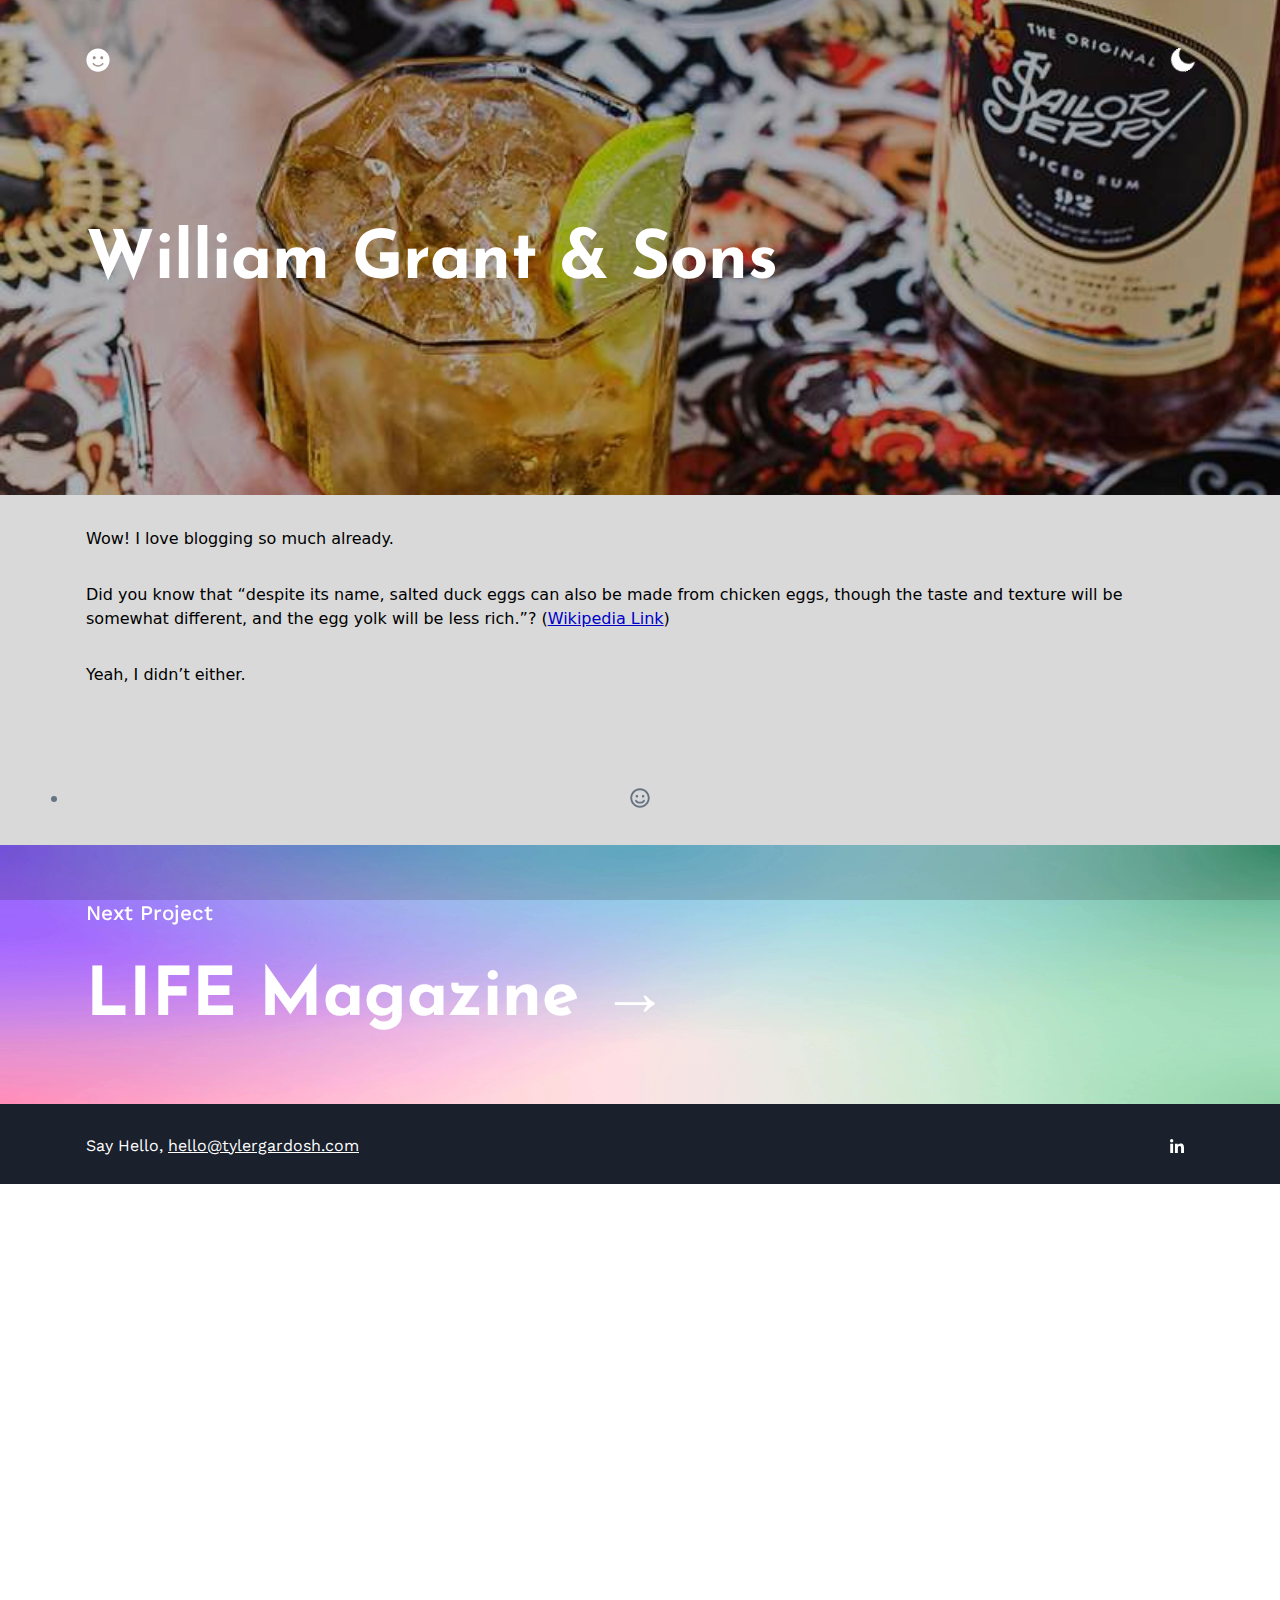
<file: wgs/index.html>
<!DOCTYPE html><html lang="en"><head><meta charSet="utf-8"/><meta http-equiv="x-ua-compatible" content="ie=edge"/><meta name="viewport" content="width=device-width, initial-scale=1, shrink-to-fit=no"/><style data-href="/styles.3ac9d4e12f69c214e67e.css" id="gatsby-global-css">@font-face{font-family:Montserrat;font-style:normal;font-display:swap;font-weight:100;src:local("Montserrat Thin "),local("Montserrat-Thin"),url(/static/montserrat-latin-100-191cc9f50f3b76b9617cb383f19acb7d.woff2) format("woff2"),url(/static/montserrat-latin-100-370318464551d5f25b0f0a78f374faac.woff) format("woff")}@font-face{font-family:Montserrat;font-style:italic;font-display:swap;font-weight:100;src:local("Montserrat Thin italic"),local("Montserrat-Thinitalic"),url(/static/montserrat-latin-100italic-bdeaeb79db315697bd173a55b097dc18.woff2) format("woff2"),url(/static/montserrat-latin-100italic-ecf7d49386e8f265878e735db34a7c4b.woff) format("woff")}@font-face{font-family:Montserrat;font-style:normal;font-display:swap;font-weight:200;src:local("Montserrat Extra Light "),local("Montserrat-Extra Light"),url(/static/montserrat-latin-200-85d5ef9db7f2dc6979172a4a3b2c57cb.woff2) format("woff2"),url(/static/montserrat-latin-200-1fc98e126a3d152549240e6244d7e669.woff) format("woff")}@font-face{font-family:Montserrat;font-style:italic;font-display:swap;font-weight:200;src:local("Montserrat Extra Light italic"),local("Montserrat-Extra Lightitalic"),url(/static/montserrat-latin-200italic-49095760a498d024fe1a85a078850df9.woff2) format("woff2"),url(/static/montserrat-latin-200italic-fe46cf8b9462c820457d3bf537e4057f.woff) format("woff")}@font-face{font-family:Montserrat;font-style:normal;font-display:swap;font-weight:300;src:local("Montserrat Light "),local("Montserrat-Light"),url(/static/montserrat-latin-300-7c3daf12b706645b5d3710f863a4da04.woff2) format("woff2"),url(/static/montserrat-latin-300-8dc95fab9cf98d02ca8d76e97d3dff60.woff) format("woff")}@font-face{font-family:Montserrat;font-style:italic;font-display:swap;font-weight:300;src:local("Montserrat Light italic"),local("Montserrat-Lightitalic"),url(/static/montserrat-latin-300italic-f20b178ca2024a5eac8e42e6649db86c.woff2) format("woff2"),url(/static/montserrat-latin-300italic-3fe16939288856e8e828fa2661bf2354.woff) format("woff")}@font-face{font-family:Montserrat;font-style:normal;font-display:swap;font-weight:400;src:local("Montserrat Regular "),local("Montserrat-Regular"),url(/static/montserrat-latin-400-bc3aa95dca08f5fee5291e34959c27bc.woff2) format("woff2"),url(/static/montserrat-latin-400-8102c4838f9e3d08dad644290a9cb701.woff) format("woff")}@font-face{font-family:Montserrat;font-style:italic;font-display:swap;font-weight:400;src:local("Montserrat Regular italic"),local("Montserrat-Regularitalic"),url(/static/montserrat-latin-400italic-5cad650422a7184467af5a4d17b264c4.woff2) format("woff2"),url(/static/montserrat-latin-400italic-d191f22af3bb50902b99ac577f81a322.woff) format("woff")}@font-face{font-family:Montserrat;font-style:normal;font-display:swap;font-weight:500;src:local("Montserrat Medium "),local("Montserrat-Medium"),url(/static/montserrat-latin-500-92d16e458625f4d2c8940f6bdca0ff09.woff2) format("woff2"),url(/static/montserrat-latin-500-8b763220218ffc11c57c84ddb80e7b26.woff) format("woff")}@font-face{font-family:Montserrat;font-style:italic;font-display:swap;font-weight:500;src:local("Montserrat Medium italic"),local("Montserrat-Mediumitalic"),url(/static/montserrat-latin-500italic-47bfcca6b69d6a9acca7a8bff17193e2.woff2) format("woff2"),url(/static/montserrat-latin-500italic-72c01f753c3940c0b9cb6bf2389caddf.woff) format("woff")}@font-face{font-family:Montserrat;font-style:normal;font-display:swap;font-weight:600;src:local("Montserrat SemiBold "),local("Montserrat-SemiBold"),url(/static/montserrat-latin-600-6fb1b5623e528e27c18658fecf5ee0ee.woff2) format("woff2"),url(/static/montserrat-latin-600-7c839d15a6f54e7025ba8c0c4b333e8f.woff) format("woff")}@font-face{font-family:Montserrat;font-style:italic;font-display:swap;font-weight:600;src:local("Montserrat SemiBold italic"),local("Montserrat-SemiBolditalic"),url(/static/montserrat-latin-600italic-60789af1c9338ed1a9546722ec54b4f7.woff2) format("woff2"),url(/static/montserrat-latin-600italic-f3d4de8d0afb19e777c79032ce828e3d.woff) format("woff")}@font-face{font-family:Montserrat;font-style:normal;font-display:swap;font-weight:700;src:local("Montserrat Bold "),local("Montserrat-Bold"),url(/static/montserrat-latin-700-39d93cf678c740f9f6b2b1cfde34bee3.woff2) format("woff2"),url(/static/montserrat-latin-700-80f10bd382f0df1cd650fec59f3c9394.woff) format("woff")}@font-face{font-family:Montserrat;font-style:italic;font-display:swap;font-weight:700;src:local("Montserrat Bold italic"),local("Montserrat-Bolditalic"),url(/static/montserrat-latin-700italic-ba136d97b14e82284dd595e257f11c47.woff2) format("woff2"),url(/static/montserrat-latin-700italic-8c98142b425630821139c24bd1698700.woff) format("woff")}@font-face{font-family:Montserrat;font-style:normal;font-display:swap;font-weight:800;src:local("Montserrat ExtraBold "),local("Montserrat-ExtraBold"),url(/static/montserrat-latin-800-b7018be9ed6cd94da8b6675b3a468c3b.woff2) format("woff2"),url(/static/montserrat-latin-800-9a9befcf50d64f9d2d19d8b1d1984add.woff) format("woff")}@font-face{font-family:Montserrat;font-style:italic;font-display:swap;font-weight:800;src:local("Montserrat ExtraBold italic"),local("Montserrat-ExtraBolditalic"),url(/static/montserrat-latin-800italic-540ffdd223d1a9ad3d4e678e1a23372e.woff2) format("woff2"),url(/static/montserrat-latin-800italic-897086f99f4e1f45e6b1e9368527d0bc.woff) format("woff")}@font-face{font-family:Montserrat;font-style:normal;font-display:swap;font-weight:900;src:local("Montserrat Black "),local("Montserrat-Black"),url(/static/montserrat-latin-900-58cd789700850375b834e8b6776002eb.woff2) format("woff2"),url(/static/montserrat-latin-900-26d42c9428780e545a540bbb50c84bce.woff) format("woff")}@font-face{font-family:Montserrat;font-style:italic;font-display:swap;font-weight:900;src:local("Montserrat Black italic"),local("Montserrat-Blackitalic"),url(/static/montserrat-latin-900italic-451157bc8861fe54f523b3669a3def71.woff2) format("woff2"),url(/static/montserrat-latin-900italic-a8ec4957e1c24f5793305763ad9845b3.woff) format("woff")}@font-face{font-family:Merriweather;font-style:normal;font-display:swap;font-weight:300;src:local("Merriweather Light "),local("Merriweather-Light"),url(/static/merriweather-latin-300-b1158cfcd4aacb9d8fb61625e37af46a.woff2) format("woff2"),url(/static/merriweather-latin-300-cc7de05e166e90320d7d896e0f72a19d.woff) format("woff")}@font-face{font-family:Merriweather;font-style:italic;font-display:swap;font-weight:300;src:local("Merriweather Light italic"),local("Merriweather-Lightitalic"),url(/static/merriweather-latin-300italic-8fe52a48089d6ebe46db0b8e7cc66263.woff2) format("woff2"),url(/static/merriweather-latin-300italic-e1331f5397c2a673f9d3765138debdb5.woff) format("woff")}@font-face{font-family:Merriweather;font-style:normal;font-display:swap;font-weight:400;src:local("Merriweather Regular "),local("Merriweather-Regular"),url(/static/merriweather-latin-400-8276fdb72ae8f4714d4e6eba704cc39f.woff2) format("woff2"),url(/static/merriweather-latin-400-69f09800f4f6479d06e44eba837df872.woff) format("woff")}@font-face{font-family:Merriweather;font-style:italic;font-display:swap;font-weight:400;src:local("Merriweather Regular italic"),local("Merriweather-Regularitalic"),url(/static/merriweather-latin-400italic-3a9be9ea9f7aa4af6de7307df21d9fc0.woff2) format("woff2"),url(/static/merriweather-latin-400italic-d76079ed7541a433a54f79316de086e9.woff) format("woff")}@font-face{font-family:Merriweather;font-style:normal;font-display:swap;font-weight:700;src:local("Merriweather Bold "),local("Merriweather-Bold"),url(/static/merriweather-latin-700-fa534be7ffa380e39a7f6e03bf9a5e03.woff2) format("woff2"),url(/static/merriweather-latin-700-ba56ea84b8084b7ff9677f50d3cd81bd.woff) format("woff")}@font-face{font-family:Merriweather;font-style:italic;font-display:swap;font-weight:700;src:local("Merriweather Bold italic"),local("Merriweather-Bolditalic"),url(/static/merriweather-latin-700italic-1ef5edaaa20ae53ea50399884c5e48c6.woff2) format("woff2"),url(/static/merriweather-latin-700italic-534bc9e7ce93c73d73426e46acd78092.woff) format("woff")}@font-face{font-family:Merriweather;font-style:normal;font-display:swap;font-weight:900;src:local("Merriweather Black "),local("Merriweather-Black"),url(/static/merriweather-latin-900-7528fb70e8a4a82c7305e72ff43ac25f.woff2) format("woff2"),url(/static/merriweather-latin-900-3799b6e2f5ed3fcccf9d7a708d7419fa.woff) format("woff")}@font-face{font-family:Merriweather;font-style:italic;font-display:swap;font-weight:900;src:local("Merriweather Black italic"),local("Merriweather-Blackitalic"),url(/static/merriweather-latin-900italic-e1b4d2aaa78e12ad84aaf8a56321e4c2.woff2) format("woff2"),url(/static/merriweather-latin-900italic-2ae22f731b3424e8dbb4b37f7ca6e708.woff) format("woff")}


/*! normalize.css v8.0.1 | MIT License | github.com/necolas/normalize.css */html{line-height:1.15;-webkit-text-size-adjust:100%}body{margin:0}main{display:block}hr{box-sizing:content-box;height:0;overflow:visible}pre{font-family:monospace,monospace;font-size:1em}a{background-color:transparent}abbr[title]{border-bottom:none;text-decoration:underline;-webkit-text-decoration:underline dotted;text-decoration:underline dotted}b,strong{font-weight:bolder}code,kbd,samp{font-family:monospace,monospace;font-size:1em}small{font-size:80%}sub,sup{font-size:75%;line-height:0;position:relative;vertical-align:baseline}sub{bottom:-.25em}sup{top:-.5em}img{border-style:none}button,input,optgroup,select,textarea{font-family:inherit;font-size:100%;line-height:1.15;margin:0}button,input{overflow:visible}button,select{text-transform:none}[type=button],[type=reset],[type=submit],button{-webkit-appearance:button}[type=button]::-moz-focus-inner,[type=reset]::-moz-focus-inner,[type=submit]::-moz-focus-inner,button::-moz-focus-inner{border-style:none;padding:0}[type=button]:-moz-focusring,[type=reset]:-moz-focusring,[type=submit]:-moz-focusring,button:-moz-focusring{outline:1px dotted ButtonText}fieldset{padding:.35em .75em .625em}legend{box-sizing:border-box;color:inherit;display:table;max-width:100%;padding:0;white-space:normal}progress{vertical-align:baseline}textarea{overflow:auto}[type=checkbox],[type=radio]{box-sizing:border-box;padding:0}[type=number]::-webkit-inner-spin-button,[type=number]::-webkit-outer-spin-button{height:auto}[type=search]{-webkit-appearance:textfield;outline-offset:-2px}[type=search]::-webkit-search-decoration{-webkit-appearance:none}::-webkit-file-upload-button{-webkit-appearance:button;font:inherit}details{display:block}summary{display:list-item}[hidden]{display:none}*{-webkit-margin-before:0;margin-block-start:0;-webkit-margin-after:0;margin-block-end:0;-webkit-margin-start:0;margin-inline-start:0;-webkit-margin-end:0;margin-inline-end:0;-webkit-padding-before:0;padding-block-start:0;-webkit-padding-after:0;padding-block-end:0;-webkit-padding-start:0;padding-inline-start:0;-webkit-padding-end:0;padding-inline-end:0}#wrap article,#wrap header,#wrap summary{margin:0 auto;max-width:1140px;width:100%;padding:2rem 1rem;z-index:100}#wrap>*{z-index:100}#wrap.home:before{content:"";background-size:100% 100%;top:0;left:0;bottom:0;right:0;width:100%;height:100%;position:absolute;z-index:1;background-color:rgba(0,0,0,.15)}#wrap.home{color:#fff;background-size:cover;display:flex;background-image:url(/static/gradient-8b239e41e0b71e85c21c77512cc122eb.jpg);background-size:100% 100%;background-color:#2f4f4f;animation:hue 6s ease-in-out infinite alternate}#wrap.home a{color:#fff;text-decoration:none}@keyframes hue{0%{filter:hue-rotate(60deg)}to{filter:hue-rotate(-30deg)}}#wrap header section{padding-top:1.5rem;padding-bottom:2rem}#wrap header h1{margin-bottom:0;color:inherit;font-family:Josefin Sans,Helvetica,Arial,sans-serif;font-weight:700;font-size:4.2rem;line-height:1.2}#wrap header h1,#wrap header h4{text-rendering:optimizeLegibility}#wrap header h4{font-family:Work Sans,Helvetica,Arial,sans-serif;font-weight:500;font-size:1.3rem;line-height:1.25;margin-bottom:2rem}header nav{display:flex;justify-content:space-between;font-size:1.2rem;padding:1rem 0 2em}.smiley{text-indent:-9999px;width:1.5rem;height:1.5rem;background:url([data-uri]) no-repeat;background-size:1.5rem 1.5rem;transition:transform 1s}.smiley:hover{opacity:1;transform:rotate(180deg)}nav button{opacity:1;border:none;outline:none;cursor:pointer;text-indent:-9999px;width:1.5rem;height:1.5rem}nav button,nav button.light{background:url([data-uri]) no-repeat 0 0;background-size:1.5rem 1.5rem}nav button.light{transition:background .5s ease,transform 1s ease;transform:rotate(-24deg)}nav button.light:hover{transform:rotate(0deg)}nav button.dark{background:url([data-uri]) no-repeat 0 0;background-size:1.5rem 1.5rem;transition:background .5s ease}nav button.darker{background:url([data-uri]) no-repeat 0 0;background-size:1.5rem 1.5rem;transition:background .5s ease}summary li:nth-child(2n) #flex{flex-direction:row-reverse}figure{width:100%;-webkit-margin-before:1em;margin-block-start:1em;-webkit-margin-after:1em;margin-block-end:1em;-webkit-margin-start:0;margin-inline-start:0;-webkit-margin-end:0;margin-inline-end:0}figure #flex{display:flex;flex-direction:row;flex-wrap:nowrap;justify-content:space-between;align-items:center;padding-bottom:4rem;padding-top:2rem}figure .featuredImage{width:48%;padding:1rem,1rem}summary li:nth-child(2n) #flex #info{flex-direction:row-reverse;padding-right:3rem;padding-left:1rem}figure #info{width:52%;padding-right:1rem;padding-left:3rem}figure #info .title{color:inherit;font-family:Josefin Sans,Helvetica,Arial,sans-serif;font-weight:600;text-rendering:optimizeLegibility;font-size:2rem;line-height:1.2;text-decoration:none;margin-bottom:1rem}figure section p{color:#000;font-weight:400;font-size:1.1rem;margin-bottom:1.5rem}figure a,figure section p{text-rendering:optimizeLegibility;font-family:Work Sans,Helvetica,Arial,sans-serif;line-height:1.75}figure a{color:#00f;font-weight:500;font-size:1rem;border:none;background:transparent;text-align:center;text-decoration:none;cursor:pointer}#cta span,figure a{display:inline-block}#cta span{transition:.5s ease-out}#cta:hover span{transform:translateX(40%)}.post-list-item section{text-rendering:optimizeLegibility;font-family:Work Sans,Helvetica,Arial,sans-serif;font-weight:400;font-size:1.25rem;line-height:1.25;color:#000}#overlay{background-size:100% 100%;background-color:rgba(0,0,0,.3)}#wrap.project header section{padding:7rem 0 10rem;color:#fff}.main article p{margin-bottom:2rem}.main article h1{margin-bottom:.5rem}summary.signature{text-align:center;color:#789;font-size:1.25rem}#foot-wrap{background-color:#1a202c}footer{margin:0 auto;max-width:1140px;padding:2rem 1rem;height:5rem}footer,footer a{color:#fff}.contact{float:left;display:block;text-rendering:optimizeLegibility;font-family:Work Sans,Helvetica,Arial,sans-serif;font-weight:400;font-size:1rem;line-height:1.25}.linkedin{float:right;display:block;width:24px;height:24px}code[class*=language-],pre[class*=language-]{color:#000;background:none;text-shadow:0 1px #fff;font-family:Consolas,Monaco,Andale Mono,Ubuntu Mono,monospace;font-size:1em;text-align:left;white-space:pre;word-spacing:normal;word-break:normal;word-wrap:normal;line-height:1.5;-moz-tab-size:4;-o-tab-size:4;tab-size:4;-webkit-hyphens:none;-ms-hyphens:none;hyphens:none}code[class*=language-]::selection,code[class*=language-] ::selection,pre[class*=language-]::selection,pre[class*=language-] ::selection{text-shadow:none;background:#b3d4fc}@media print{code[class*=language-],pre[class*=language-]{text-shadow:none}}pre[class*=language-]{padding:1em;margin:.5em 0;overflow:auto}:not(pre)>code[class*=language-],pre[class*=language-]{background:#f5f2f0}:not(pre)>code[class*=language-]{padding:.1em;border-radius:.3em;white-space:normal}.token.cdata,.token.comment,.token.doctype,.token.prolog{color:#708090}.token.punctuation{color:#999}.token.namespace{opacity:.7}.token.boolean,.token.constant,.token.deleted,.token.number,.token.property,.token.symbol,.token.tag{color:#905}.token.attr-name,.token.builtin,.token.char,.token.inserted,.token.selector,.token.string{color:#690}.language-css .token.string,.style .token.string,.token.entity,.token.operator,.token.url{color:#9a6e3a;background:hsla(0,0%,100%,.5)}.token.atrule,.token.attr-value,.token.keyword{color:#07a}.token.class-name,.token.function{color:#dd4a68}.token.important,.token.regex,.token.variable{color:#e90}.token.bold,.token.important{font-weight:700}.token.italic{font-style:italic}.token.entity{cursor:help}</style><meta name="generator" content="Gatsby 2.31.0"/><style type="text/css">svg:not(:root).svg-inline--fa {
  overflow: visible;
}

.svg-inline--fa {
  display: inline-block;
  font-size: inherit;
  height: 1em;
  overflow: visible;
  vertical-align: -0.125em;
}
.svg-inline--fa.fa-lg {
  vertical-align: -0.225em;
}
.svg-inline--fa.fa-w-1 {
  width: 0.0625em;
}
.svg-inline--fa.fa-w-2 {
  width: 0.125em;
}
.svg-inline--fa.fa-w-3 {
  width: 0.1875em;
}
.svg-inline--fa.fa-w-4 {
  width: 0.25em;
}
.svg-inline--fa.fa-w-5 {
  width: 0.3125em;
}
.svg-inline--fa.fa-w-6 {
  width: 0.375em;
}
.svg-inline--fa.fa-w-7 {
  width: 0.4375em;
}
.svg-inline--fa.fa-w-8 {
  width: 0.5em;
}
.svg-inline--fa.fa-w-9 {
  width: 0.5625em;
}
.svg-inline--fa.fa-w-10 {
  width: 0.625em;
}
.svg-inline--fa.fa-w-11 {
  width: 0.6875em;
}
.svg-inline--fa.fa-w-12 {
  width: 0.75em;
}
.svg-inline--fa.fa-w-13 {
  width: 0.8125em;
}
.svg-inline--fa.fa-w-14 {
  width: 0.875em;
}
.svg-inline--fa.fa-w-15 {
  width: 0.9375em;
}
.svg-inline--fa.fa-w-16 {
  width: 1em;
}
.svg-inline--fa.fa-w-17 {
  width: 1.0625em;
}
.svg-inline--fa.fa-w-18 {
  width: 1.125em;
}
.svg-inline--fa.fa-w-19 {
  width: 1.1875em;
}
.svg-inline--fa.fa-w-20 {
  width: 1.25em;
}
.svg-inline--fa.fa-pull-left {
  margin-right: 0.3em;
  width: auto;
}
.svg-inline--fa.fa-pull-right {
  margin-left: 0.3em;
  width: auto;
}
.svg-inline--fa.fa-border {
  height: 1.5em;
}
.svg-inline--fa.fa-li {
  width: 2em;
}
.svg-inline--fa.fa-fw {
  width: 1.25em;
}

.fa-layers svg.svg-inline--fa {
  bottom: 0;
  left: 0;
  margin: auto;
  position: absolute;
  right: 0;
  top: 0;
}

.fa-layers {
  display: inline-block;
  height: 1em;
  position: relative;
  text-align: center;
  vertical-align: -0.125em;
  width: 1em;
}
.fa-layers svg.svg-inline--fa {
  -webkit-transform-origin: center center;
          transform-origin: center center;
}

.fa-layers-counter, .fa-layers-text {
  display: inline-block;
  position: absolute;
  text-align: center;
}

.fa-layers-text {
  left: 50%;
  top: 50%;
  -webkit-transform: translate(-50%, -50%);
          transform: translate(-50%, -50%);
  -webkit-transform-origin: center center;
          transform-origin: center center;
}

.fa-layers-counter {
  background-color: #ff253a;
  border-radius: 1em;
  -webkit-box-sizing: border-box;
          box-sizing: border-box;
  color: #fff;
  height: 1.5em;
  line-height: 1;
  max-width: 5em;
  min-width: 1.5em;
  overflow: hidden;
  padding: 0.25em;
  right: 0;
  text-overflow: ellipsis;
  top: 0;
  -webkit-transform: scale(0.25);
          transform: scale(0.25);
  -webkit-transform-origin: top right;
          transform-origin: top right;
}

.fa-layers-bottom-right {
  bottom: 0;
  right: 0;
  top: auto;
  -webkit-transform: scale(0.25);
          transform: scale(0.25);
  -webkit-transform-origin: bottom right;
          transform-origin: bottom right;
}

.fa-layers-bottom-left {
  bottom: 0;
  left: 0;
  right: auto;
  top: auto;
  -webkit-transform: scale(0.25);
          transform: scale(0.25);
  -webkit-transform-origin: bottom left;
          transform-origin: bottom left;
}

.fa-layers-top-right {
  right: 0;
  top: 0;
  -webkit-transform: scale(0.25);
          transform: scale(0.25);
  -webkit-transform-origin: top right;
          transform-origin: top right;
}

.fa-layers-top-left {
  left: 0;
  right: auto;
  top: 0;
  -webkit-transform: scale(0.25);
          transform: scale(0.25);
  -webkit-transform-origin: top left;
          transform-origin: top left;
}

.fa-lg {
  font-size: 1.3333333333em;
  line-height: 0.75em;
  vertical-align: -0.0667em;
}

.fa-xs {
  font-size: 0.75em;
}

.fa-sm {
  font-size: 0.875em;
}

.fa-1x {
  font-size: 1em;
}

.fa-2x {
  font-size: 2em;
}

.fa-3x {
  font-size: 3em;
}

.fa-4x {
  font-size: 4em;
}

.fa-5x {
  font-size: 5em;
}

.fa-6x {
  font-size: 6em;
}

.fa-7x {
  font-size: 7em;
}

.fa-8x {
  font-size: 8em;
}

.fa-9x {
  font-size: 9em;
}

.fa-10x {
  font-size: 10em;
}

.fa-fw {
  text-align: center;
  width: 1.25em;
}

.fa-ul {
  list-style-type: none;
  margin-left: 2.5em;
  padding-left: 0;
}
.fa-ul > li {
  position: relative;
}

.fa-li {
  left: -2em;
  position: absolute;
  text-align: center;
  width: 2em;
  line-height: inherit;
}

.fa-border {
  border: solid 0.08em #eee;
  border-radius: 0.1em;
  padding: 0.2em 0.25em 0.15em;
}

.fa-pull-left {
  float: left;
}

.fa-pull-right {
  float: right;
}

.fa.fa-pull-left,
.fas.fa-pull-left,
.far.fa-pull-left,
.fal.fa-pull-left,
.fab.fa-pull-left {
  margin-right: 0.3em;
}
.fa.fa-pull-right,
.fas.fa-pull-right,
.far.fa-pull-right,
.fal.fa-pull-right,
.fab.fa-pull-right {
  margin-left: 0.3em;
}

.fa-spin {
  -webkit-animation: fa-spin 2s infinite linear;
          animation: fa-spin 2s infinite linear;
}

.fa-pulse {
  -webkit-animation: fa-spin 1s infinite steps(8);
          animation: fa-spin 1s infinite steps(8);
}

@-webkit-keyframes fa-spin {
  0% {
    -webkit-transform: rotate(0deg);
            transform: rotate(0deg);
  }
  100% {
    -webkit-transform: rotate(360deg);
            transform: rotate(360deg);
  }
}

@keyframes fa-spin {
  0% {
    -webkit-transform: rotate(0deg);
            transform: rotate(0deg);
  }
  100% {
    -webkit-transform: rotate(360deg);
            transform: rotate(360deg);
  }
}
.fa-rotate-90 {
  -ms-filter: "progid:DXImageTransform.Microsoft.BasicImage(rotation=1)";
  -webkit-transform: rotate(90deg);
          transform: rotate(90deg);
}

.fa-rotate-180 {
  -ms-filter: "progid:DXImageTransform.Microsoft.BasicImage(rotation=2)";
  -webkit-transform: rotate(180deg);
          transform: rotate(180deg);
}

.fa-rotate-270 {
  -ms-filter: "progid:DXImageTransform.Microsoft.BasicImage(rotation=3)";
  -webkit-transform: rotate(270deg);
          transform: rotate(270deg);
}

.fa-flip-horizontal {
  -ms-filter: "progid:DXImageTransform.Microsoft.BasicImage(rotation=0, mirror=1)";
  -webkit-transform: scale(-1, 1);
          transform: scale(-1, 1);
}

.fa-flip-vertical {
  -ms-filter: "progid:DXImageTransform.Microsoft.BasicImage(rotation=2, mirror=1)";
  -webkit-transform: scale(1, -1);
          transform: scale(1, -1);
}

.fa-flip-both, .fa-flip-horizontal.fa-flip-vertical {
  -ms-filter: "progid:DXImageTransform.Microsoft.BasicImage(rotation=2, mirror=1)";
  -webkit-transform: scale(-1, -1);
          transform: scale(-1, -1);
}

:root .fa-rotate-90,
:root .fa-rotate-180,
:root .fa-rotate-270,
:root .fa-flip-horizontal,
:root .fa-flip-vertical,
:root .fa-flip-both {
  -webkit-filter: none;
          filter: none;
}

.fa-stack {
  display: inline-block;
  height: 2em;
  position: relative;
  width: 2.5em;
}

.fa-stack-1x,
.fa-stack-2x {
  bottom: 0;
  left: 0;
  margin: auto;
  position: absolute;
  right: 0;
  top: 0;
}

.svg-inline--fa.fa-stack-1x {
  height: 1em;
  width: 1.25em;
}
.svg-inline--fa.fa-stack-2x {
  height: 2em;
  width: 2.5em;
}

.fa-inverse {
  color: #fff;
}

.sr-only {
  border: 0;
  clip: rect(0, 0, 0, 0);
  height: 1px;
  margin: -1px;
  overflow: hidden;
  padding: 0;
  position: absolute;
  width: 1px;
}

.sr-only-focusable:active, .sr-only-focusable:focus {
  clip: auto;
  height: auto;
  margin: 0;
  overflow: visible;
  position: static;
  width: auto;
}

.svg-inline--fa .fa-primary {
  fill: var(--fa-primary-color, currentColor);
  opacity: 1;
  opacity: var(--fa-primary-opacity, 1);
}

.svg-inline--fa .fa-secondary {
  fill: var(--fa-secondary-color, currentColor);
  opacity: 0.4;
  opacity: var(--fa-secondary-opacity, 0.4);
}

.svg-inline--fa.fa-swap-opacity .fa-primary {
  opacity: 0.4;
  opacity: var(--fa-secondary-opacity, 0.4);
}

.svg-inline--fa.fa-swap-opacity .fa-secondary {
  opacity: 1;
  opacity: var(--fa-primary-opacity, 1);
}

.svg-inline--fa mask .fa-primary,
.svg-inline--fa mask .fa-secondary {
  fill: black;
}

.fad.fa-inverse {
  color: #fff;
}</style><link href="https://fonts.googleapis.com/css?family=Work+Sans:100,200,300,400,500,600|Josefin+Sans:400,500,600,700&amp;display=swap" rel="stylesheet"/><link rel="alternate" type="application/rss+xml" href="/rss.xml"/><link rel="icon" href="/favicon-32x32.png?v=4a9773549091c227cd2eb82ccd9c5e3a" type="image/png"/><link rel="manifest" href="/manifest.webmanifest" crossorigin="anonymous"/><meta name="theme-color" content="#663399"/><link rel="apple-touch-icon" sizes="48x48" href="/icons/icon-48x48.png?v=4a9773549091c227cd2eb82ccd9c5e3a"/><link rel="apple-touch-icon" sizes="72x72" href="/icons/icon-72x72.png?v=4a9773549091c227cd2eb82ccd9c5e3a"/><link rel="apple-touch-icon" sizes="96x96" href="/icons/icon-96x96.png?v=4a9773549091c227cd2eb82ccd9c5e3a"/><link rel="apple-touch-icon" sizes="144x144" href="/icons/icon-144x144.png?v=4a9773549091c227cd2eb82ccd9c5e3a"/><link rel="apple-touch-icon" sizes="192x192" href="/icons/icon-192x192.png?v=4a9773549091c227cd2eb82ccd9c5e3a"/><link rel="apple-touch-icon" sizes="256x256" href="/icons/icon-256x256.png?v=4a9773549091c227cd2eb82ccd9c5e3a"/><link rel="apple-touch-icon" sizes="384x384" href="/icons/icon-384x384.png?v=4a9773549091c227cd2eb82ccd9c5e3a"/><link rel="apple-touch-icon" sizes="512x512" href="/icons/icon-512x512.png?v=4a9773549091c227cd2eb82ccd9c5e3a"/><title data-react-helmet="true">William Grant &amp; Sons | Portfolio</title><meta data-react-helmet="true" name="description" content="In 2019 LIFE approached us to build a new site from scratch. Having lived under Time.com since 2012, after Time was sold separately from LIFE, they suddenly needed a new home on the web."/><meta data-react-helmet="true" property="og:title" content="William Grant &amp; Sons"/><meta data-react-helmet="true" property="og:description" content="In 2019 LIFE approached us to build a new site from scratch. Having lived under Time.com since 2012, after Time was sold separately from LIFE, they suddenly needed a new home on the web."/><meta data-react-helmet="true" property="og:type" content="website"/><meta data-react-helmet="true" name="twitter:card" content="summary"/><meta data-react-helmet="true" name="twitter:creator" content=""/><meta data-react-helmet="true" name="twitter:title" content="William Grant &amp; Sons"/><meta data-react-helmet="true" name="twitter:description" content="In 2019 LIFE approached us to build a new site from scratch. Having lived under Time.com since 2012, after Time was sold separately from LIFE, they suddenly needed a new home on the web."/><link as="script" rel="preload" href="/webpack-runtime-d935723316ea386884f3.js"/><link as="script" rel="preload" href="/framework-445649399d1c721f1f74.js"/><link as="script" rel="preload" href="/app-6a6fe479a16c61d562ec.js"/><link as="script" rel="preload" href="/styles-7d4153d260c0197f0043.js"/><link as="script" rel="preload" href="/a9a7754c-ac41cc8079abc3b99577.js"/><link as="script" rel="preload" href="/1943edf48358ec375759a10206b57d36c98a5e6d-9de73a1a20739bfa3130.js"/><link as="script" rel="preload" href="/component---src-templates-blog-post-js-fa7e1bf628406d3775b7.js"/><link as="fetch" rel="preload" href="/page-data/wgs/page-data.json" crossorigin="anonymous"/><link as="fetch" rel="preload" href="/page-data/sq/d/3000541721.json" crossorigin="anonymous"/><link as="fetch" rel="preload" href="/page-data/app-data.json" crossorigin="anonymous"/></head><body><script>(function() { try {
  var mode = localStorage.getItem('theme-ui-color-mode');
  if (!mode) return
  document.body.classList.add('theme-ui-' + mode);
} catch (e) {} })();</script><div id="___gatsby"><style data-emotion-css="1jf5lta">body{--theme-ui-colors-text:var(--theme-ui-colors-text,#000);--theme-ui-colors-background:var(--theme-ui-colors-background,#fff);--theme-ui-colors-primary:var(--theme-ui-colors-primary,#07c);--theme-ui-colors-secondary:var(--theme-ui-colors-secondary,#30c);--theme-ui-colors-muted:var(--theme-ui-colors-muted,#f6f6f6);color:var(--theme-ui-colors-text,#000);background-color:var(--theme-ui-colors-background,#fff);}body.theme-ui-dark{--theme-ui-colors-primary:var(--theme-ui-colors-modes-dark-primary,#7f8ea3);--theme-ui-colors-toggleIcon:var(--theme-ui-colors-modes-dark-toggleIcon,pink);--theme-ui-colors-background:var(--theme-ui-colors-modes-dark-background,#1A202C);}body.theme-ui-darker{--theme-ui-colors-primary:var(--theme-ui-colors-modes-darker-primary,#7f8ea3);--theme-ui-colors-toggleIcon:var(--theme-ui-colors-modes-darker-toggleIcon,pink);--theme-ui-colors-background:var(--theme-ui-colors-modes-darker-background,black);}</style><style data-emotion-css="1fthmpb">*{box-sizing:border-box;}body{margin:0;font-family:system-ui,-apple-system,BlinkMacSystemFont,"Segoe UI",Roboto,"Helvetica Neue",sans-serif;line-height:1.5;font-weight:400;}</style><div style="outline:none" tabindex="-1" id="gatsby-focus-wrapper"><div data-is-root-path="false"><span></span><div id="wrap" class="project"><section class="projectHero gbi--986570772-sRscSLcj1k3sVgDXvZzMmz" style="background-position:center;background-repeat:no-repeat;background-size:cover;position:relative;opacity:0.99"><style>
          .projectHero.gbi--986570772-sRscSLcj1k3sVgDXvZzMmz:before,
          .projectHero.gbi--986570772-sRscSLcj1k3sVgDXvZzMmz:after {
            content: '';
            display: block;
            position: absolute;
            width: 100%;
            height: 100%;
            top: 0;
            left: 0;
            
            transition: opacity 0.5s ease 250ms;
            background-position: center;
background-repeat: no-repeat;
background-size: cover;

          }
          .projectHero.gbi--986570772-sRscSLcj1k3sVgDXvZzMmz:before {
            z-index: -100;
            
            
            opacity: 1; 
          }
          .projectHero.gbi--986570772-sRscSLcj1k3sVgDXvZzMmz:after {
            z-index: -101;
            
            
            
          }
        </style><noscript><style>
    .projectHero.gbi--986570772-sRscSLcj1k3sVgDXvZzMmz:before {
      opacity: 1;
      background-image: url('/static/6159dbcf0566114a393d2b4f4744b53c/14b42/wgs.jpg');
    }</style></noscript><div id="overlay"><header><nav><a class="smiley" href="/">smile</a><button class="light" title="dark">switch</button></nav><section><h1>William Grant &amp; Sons</h1></section></header></div></section></div><div id="wrap" class="main"><article><p>Wow! I love blogging so much already.</p>
<p>Did you know that “despite its name, salted duck eggs can also be made from
chicken eggs, though the taste and texture will be somewhat different, and the
egg yolk will be less rich.”?
(<a href="https://en.wikipedia.org/wiki/Salted_duck_egg">Wikipedia Link</a>)</p>
<p>Yeah, I didn’t either.</p></article><summary class="signature"><svg aria-hidden="true" focusable="false" data-prefix="far" data-icon="smile" class="svg-inline--fa fa-smile fa-w-16 " role="img" xmlns="http://www.w3.org/2000/svg" viewBox="0 0 496 512"><path fill="currentColor" d="M248 8C111 8 0 119 0 256s111 248 248 248 248-111 248-248S385 8 248 8zm0 448c-110.3 0-200-89.7-200-200S137.7 56 248 56s200 89.7 200 200-89.7 200-200 200zm-80-216c17.7 0 32-14.3 32-32s-14.3-32-32-32-32 14.3-32 32 14.3 32 32 32zm160 0c17.7 0 32-14.3 32-32s-14.3-32-32-32-32 14.3-32 32 14.3 32 32 32zm4 72.6c-20.8 25-51.5 39.4-84 39.4s-63.2-14.3-84-39.4c-8.5-10.2-23.7-11.5-33.8-3.1-10.2 8.5-11.5 23.6-3.1 33.8 30 36 74.1 56.6 120.9 56.6s90.9-20.6 120.9-56.6c8.5-10.2 7.1-25.3-3.1-33.8-10.1-8.4-25.3-7.1-33.8 3.1z"></path></svg></summary></div><div id="wrap" class="home"><header><section><h4>Next Project</h4><h1><a id="cta" rel="next" href="/life/">LIFE Magazine<!-- --> <span>→</span></a></h1></section></header></div><div id="foot-wrap"><footer><nav><span class="contact">Say Hello, <a href="/">hello@tylergardosh.com</a></span><a href="https://www.linkedin.com/in/tylergardosh" class="linkedin"><svg aria-hidden="true" focusable="false" data-prefix="fab" data-icon="linkedin-in" class="svg-inline--fa fa-linkedin-in fa-w-14 " role="img" xmlns="http://www.w3.org/2000/svg" viewBox="0 0 448 512" aria-label="LinkedIn"><path fill="currentColor" d="M100.28 448H7.4V148.9h92.88zM53.79 108.1C24.09 108.1 0 83.5 0 53.8a53.79 53.79 0 0 1 107.58 0c0 29.7-24.1 54.3-53.79 54.3zM447.9 448h-92.68V302.4c0-34.7-.7-79.2-48.29-79.2-48.29 0-55.69 37.7-55.69 76.7V448h-92.78V148.9h89.08v40.8h1.3c12.4-23.5 42.69-48.3 87.88-48.3 94 0 111.28 61.9 111.28 142.3V448z"></path></svg></a></nav></footer></div></div></div><div id="gatsby-announcer" style="position:absolute;top:0;width:1px;height:1px;padding:0;overflow:hidden;clip:rect(0, 0, 0, 0);white-space:nowrap;border:0" aria-live="assertive" aria-atomic="true"></div></div><script id="gatsby-script-loader">/*<![CDATA[*/window.pagePath="/wgs/";/*]]>*/</script><script id="gatsby-chunk-mapping">/*<![CDATA[*/window.___chunkMapping={"polyfill":["/polyfill-c4336065681b4417609f.js"],"app":["/app-6a6fe479a16c61d562ec.js"],"component---cache-caches-gatsby-plugin-offline-app-shell-js":["/component---cache-caches-gatsby-plugin-offline-app-shell-js-ad6431e4664bcf916d19.js"],"component---src-pages-404-js":["/component---src-pages-404-js-bc45a49e06f8074d13ca.js"],"component---src-pages-index-js":["/component---src-pages-index-js-ddd6a08c57eefeb5f3b1.js"],"component---src-pages-using-typescript-tsx":["/component---src-pages-using-typescript-tsx-6f5b3fd561a4e9cf1912.js"],"component---src-templates-blog-post-js":["/component---src-templates-blog-post-js-fa7e1bf628406d3775b7.js"]};/*]]>*/</script><script src="/polyfill-c4336065681b4417609f.js" nomodule=""></script><script src="/component---src-templates-blog-post-js-fa7e1bf628406d3775b7.js" async=""></script><script src="/1943edf48358ec375759a10206b57d36c98a5e6d-9de73a1a20739bfa3130.js" async=""></script><script src="/a9a7754c-ac41cc8079abc3b99577.js" async=""></script><script src="/styles-7d4153d260c0197f0043.js" async=""></script><script src="/app-6a6fe479a16c61d562ec.js" async=""></script><script src="/framework-445649399d1c721f1f74.js" async=""></script><script src="/webpack-runtime-d935723316ea386884f3.js" async=""></script></body></html>
</file>
